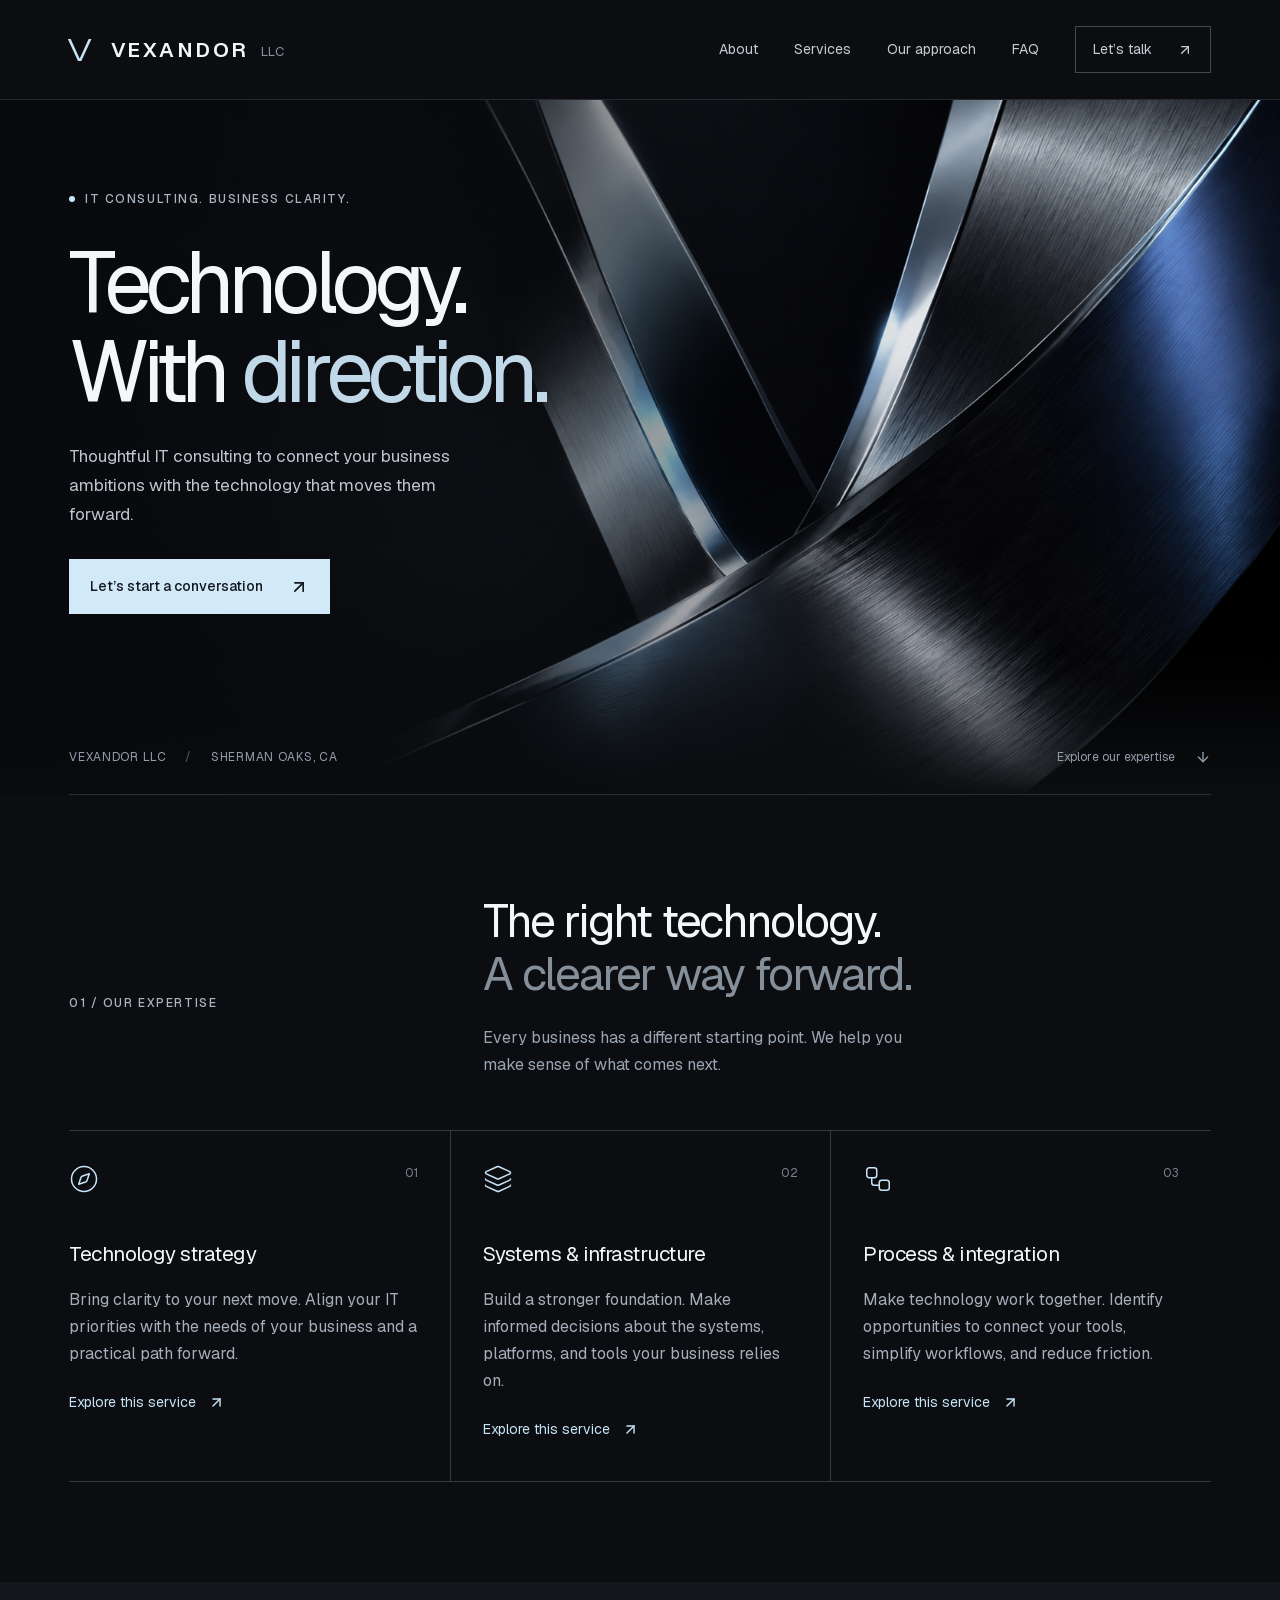
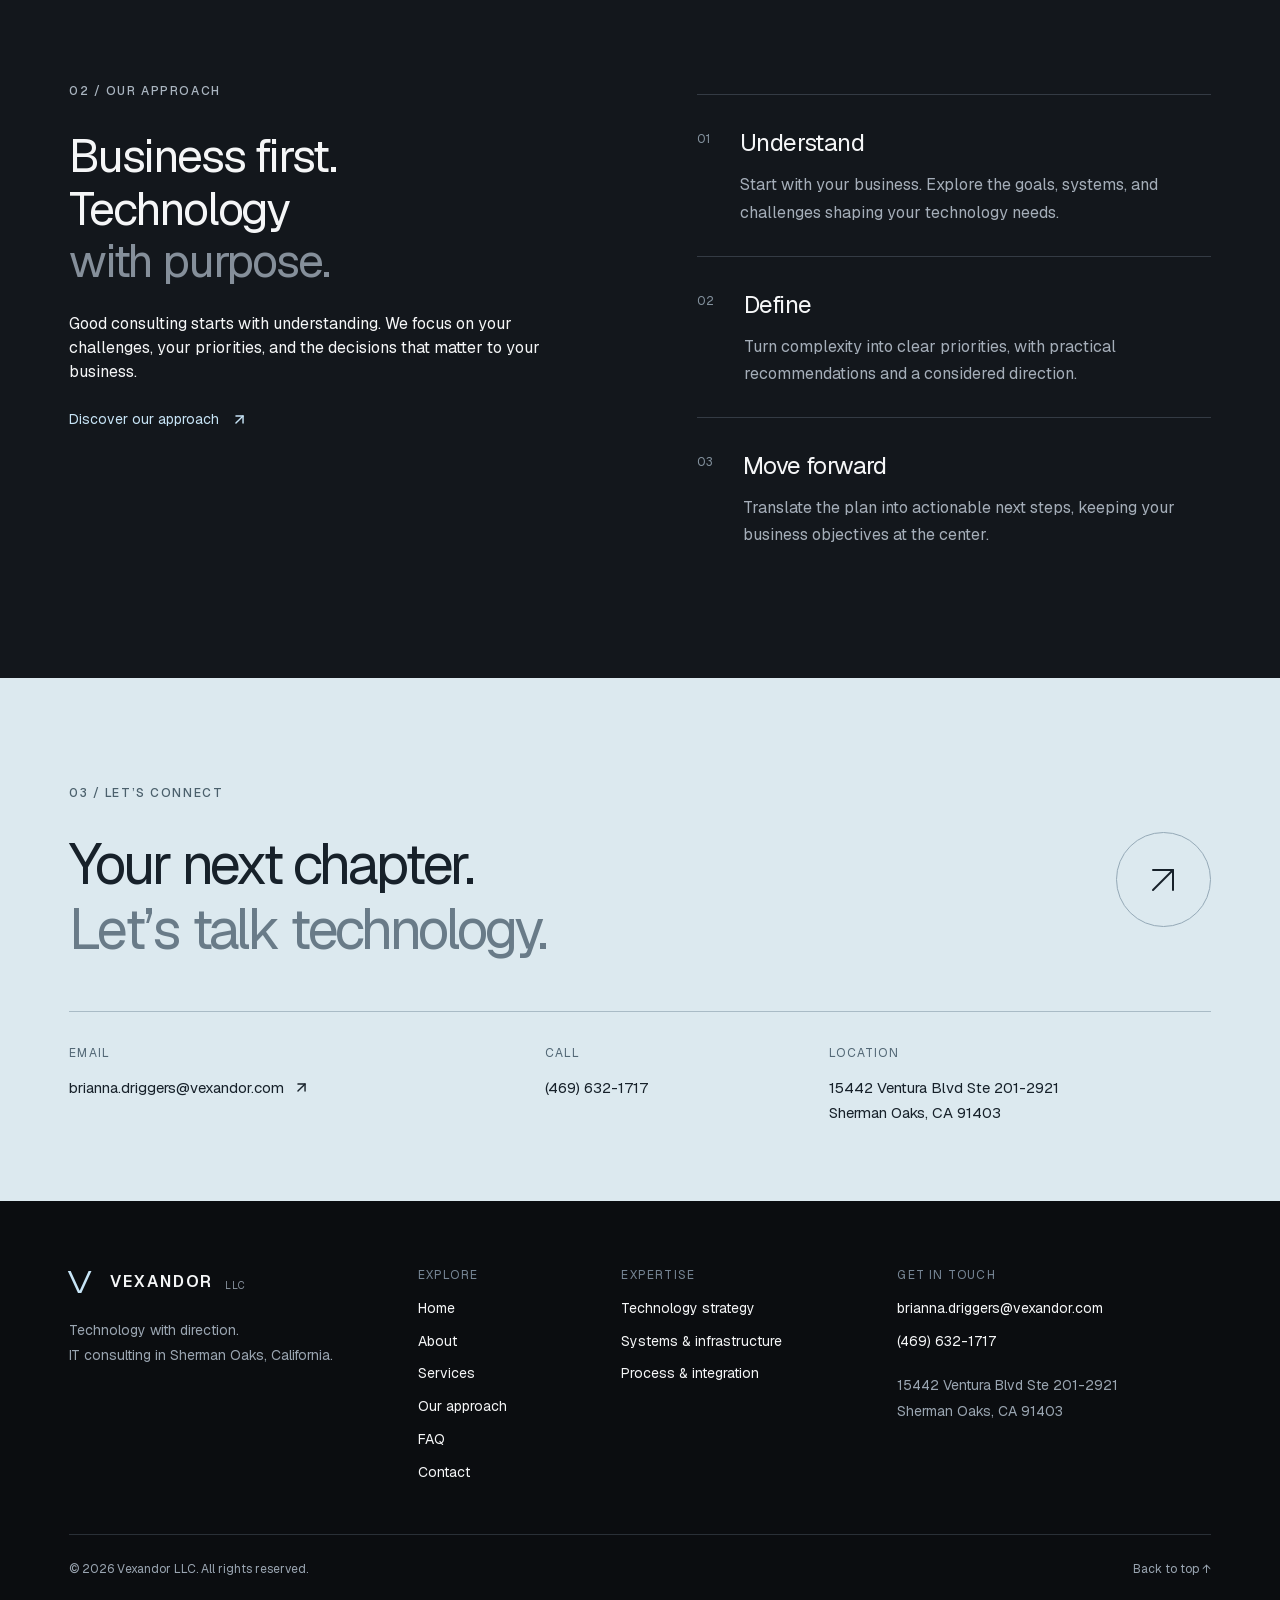
<file: index.html>
<!DOCTYPE html><html lang="en"><head><meta charSet="utf-8"/><meta name="viewport" content="width=device-width, initial-scale=1"/><link rel="preload" href="vexandor-hero.png" as="image"/><link rel="stylesheet" href="_next/static/css/index.h2-U8sM5.css" data-rsc-css-href="_next/static/css/index.h2-U8sM5.css" data-precedence="vite-rsc/importer-resources"/><title>Vexandor LLC | IT Consulting</title><meta name="description" content="Thoughtful IT consulting to connect your business ambitions with the technology that moves them forward. Contact Vexandor LLC in Sherman Oaks, California."/>
<link rel="preload" href="_next/static/_vinext_fonts/geist-8ac0455e797f/geist-98bbbccb.woff2" as="font" type="font/woff2" crossorigin />
<link rel="preload" href="_next/static/_vinext_fonts/geist-mono-00e989178794/geist-mono-013b2f2f.woff2" as="font" type="font/woff2" crossorigin />
<style data-vinext-fonts>/* cyrillic-ext */
@font-face {
  font-family: 'Geist';
  font-style: normal;
  font-weight: 100 900;
  font-display: swap;
  src: url(_next/static/_vinext_fonts/geist-8ac0455e797f/geist-ff2310f5.woff2) format('woff2');
  unicode-range: U+0460-052F, U+1C80-1C8A, U+20B4, U+2DE0-2DFF, U+A640-A69F, U+FE2E-FE2F;
}
/* cyrillic */
@font-face {
  font-family: 'Geist';
  font-style: normal;
  font-weight: 100 900;
  font-display: swap;
  src: url(_next/static/_vinext_fonts/geist-8ac0455e797f/geist-875ccdd4.woff2) format('woff2');
  unicode-range: U+0301, U+0400-045F, U+0490-0491, U+04B0-04B1, U+2116;
}
/* vietnamese */
@font-face {
  font-family: 'Geist';
  font-style: normal;
  font-weight: 100 900;
  font-display: swap;
  src: url(_next/static/_vinext_fonts/geist-8ac0455e797f/geist-52306abf.woff2) format('woff2');
  unicode-range: U+0102-0103, U+0110-0111, U+0128-0129, U+0168-0169, U+01A0-01A1, U+01AF-01B0, U+0300-0301, U+0303-0304, U+0308-0309, U+0323, U+0329, U+1EA0-1EF9, U+20AB;
}
/* latin-ext */
@font-face {
  font-family: 'Geist';
  font-style: normal;
  font-weight: 100 900;
  font-display: swap;
  src: url(_next/static/_vinext_fonts/geist-8ac0455e797f/geist-001175b1.woff2) format('woff2');
  unicode-range: U+0100-02BA, U+02BD-02C5, U+02C7-02CC, U+02CE-02D7, U+02DD-02FF, U+0304, U+0308, U+0329, U+1D00-1DBF, U+1E00-1E9F, U+1EF2-1EFF, U+2020, U+20A0-20AB, U+20AD-20C0, U+2113, U+2C60-2C7F, U+A720-A7FF;
}
/* latin */
@font-face {
  font-family: 'Geist';
  font-style: normal;
  font-weight: 100 900;
  font-display: swap;
  src: url(_next/static/_vinext_fonts/geist-8ac0455e797f/geist-98bbbccb.woff2) format('woff2');
  unicode-range: U+0000-00FF, U+0131, U+0152-0153, U+02BB-02BC, U+02C6, U+02DA, U+02DC, U+0304, U+0308, U+0329, U+2000-206F, U+20AC, U+2122, U+2191, U+2193, U+2212, U+2215, U+FEFF, U+FFFD;
}

@font-face {
  font-family: 'Geist Fallback';
  src: local("Arial");
  ascent-override: 95.94%;
  descent-override: 28.16%;
  line-gap-override: 0.00%;
  size-adjust: 104.76%;
}

.__font_geist_19ysh9d { font-family: 'Geist', 'Geist Fallback'; font-style: normal; }

.__variable_geist_19ysh9d { --font-geist-sans: 'Geist', 'Geist Fallback'; }

/* cyrillic-ext */
@font-face {
  font-family: 'Geist Mono';
  font-style: normal;
  font-weight: 100 900;
  font-display: swap;
  src: url(_next/static/_vinext_fonts/geist-mono-00e989178794/geist-mono-f6b33328.woff2) format('woff2');
  unicode-range: U+0460-052F, U+1C80-1C8A, U+20B4, U+2DE0-2DFF, U+A640-A69F, U+FE2E-FE2F;
}
/* cyrillic */
@font-face {
  font-family: 'Geist Mono';
  font-style: normal;
  font-weight: 100 900;
  font-display: swap;
  src: url(_next/static/_vinext_fonts/geist-mono-00e989178794/geist-mono-44e03052.woff2) format('woff2');
  unicode-range: U+0301, U+0400-045F, U+0490-0491, U+04B0-04B1, U+2116;
}
/* symbols2 */
@font-face {
  font-family: 'Geist Mono';
  font-style: normal;
  font-weight: 100 900;
  font-display: swap;
  src: url(_next/static/_vinext_fonts/geist-mono-00e989178794/geist-mono-0638449e.woff2) format('woff2');
  unicode-range: U+2000-2001, U+2004-2008, U+200A, U+23B8-23BD, U+2500-259F;
}
/* vietnamese */
@font-face {
  font-family: 'Geist Mono';
  font-style: normal;
  font-weight: 100 900;
  font-display: swap;
  src: url(_next/static/_vinext_fonts/geist-mono-00e989178794/geist-mono-971fb274.woff2) format('woff2');
  unicode-range: U+0102-0103, U+0110-0111, U+0128-0129, U+0168-0169, U+01A0-01A1, U+01AF-01B0, U+0300-0301, U+0303-0304, U+0308-0309, U+0323, U+0329, U+1EA0-1EF9, U+20AB;
}
/* latin-ext */
@font-face {
  font-family: 'Geist Mono';
  font-style: normal;
  font-weight: 100 900;
  font-display: swap;
  src: url(_next/static/_vinext_fonts/geist-mono-00e989178794/geist-mono-44745446.woff2) format('woff2');
  unicode-range: U+0100-02BA, U+02BD-02C5, U+02C7-02CC, U+02CE-02D7, U+02DD-02FF, U+0304, U+0308, U+0329, U+1D00-1DBF, U+1E00-1E9F, U+1EF2-1EFF, U+2020, U+20A0-20AB, U+20AD-20C0, U+2113, U+2C60-2C7F, U+A720-A7FF;
}
/* latin */
@font-face {
  font-family: 'Geist Mono';
  font-style: normal;
  font-weight: 100 900;
  font-display: swap;
  src: url(_next/static/_vinext_fonts/geist-mono-00e989178794/geist-mono-013b2f2f.woff2) format('woff2');
  unicode-range: U+0000-00FF, U+0131, U+0152-0153, U+02BB-02BC, U+02C6, U+02DA, U+02DC, U+0304, U+0308, U+0329, U+2000-206F, U+20AC, U+2122, U+2191, U+2193, U+2212, U+2215, U+FEFF, U+FFFD;
}

@font-face {
  font-family: 'Geist Mono Fallback';
  src: local("Arial");
  ascent-override: 74.67%;
  descent-override: 21.92%;
  line-gap-override: 0.00%;
  size-adjust: 134.59%;
}

.__font_geist_mono_1001rt9 { font-family: 'Geist Mono', 'Geist Mono Fallback'; font-style: normal; }

.__variable_geist_mono_1001rt9 { --font-geist-mono: 'Geist Mono', 'Geist Mono Fallback'; }
</style>
</head><body class="__variable_geist_19ysh9d __variable_geist_mono_1001rt9 antialiased"><a class="skip" href="#main">Skip to content</a><header class="header"><a href="index.html" aria-label="Vexandor LLC home"><span class="brand"><span class="brand-symbol" aria-hidden="true">V</span>VEXANDOR<span class="llc">LLC</span></span></a><nav aria-label="Main navigation"><a href="about.html">About</a><a href="services.html">Services</a><a href="approach.html">Our approach</a><a href="faq.html">FAQ</a><a class="nav-contact" href="contact.html">Let’s talk <svg xmlns="http://www.w3.org/2000/svg" width="16" height="16" viewBox="0 0 24 24" fill="none" stroke="currentColor" stroke-width="2" stroke-linecap="round" stroke-linejoin="round" class="lucide lucide-arrow-up-right" aria-hidden="true"><path d="M7 7h10v10"></path><path d="M7 17 17 7"></path></svg></a></nav></header><nav class="mobile-nav" aria-label="Mobile navigation"><a href="index.html">Home</a><a href="about.html">About</a><a href="services.html">Services</a><a href="approach.html">Our approach</a><a href="faq.html">FAQ</a><a href="contact.html">Contact</a></nav><main id="main"><section class="hero" aria-labelledby="hero-title"><img class="hero-art" src="vexandor-hero.png" alt=""/><div class="hero-shade"></div><div class="hero-content"><p class="eyebrow"><span class="dot"></span> IT CONSULTING. BUSINESS CLARITY.</p><h1 id="hero-title">Technology.<br/>With <span>direction.</span></h1><p class="hero-description">Thoughtful IT consulting to connect your business ambitions with the technology that moves them forward.</p><a class="button" href="contact.html">Let’s start a conversation <svg xmlns="http://www.w3.org/2000/svg" width="20" height="20" viewBox="0 0 24 24" fill="none" stroke="currentColor" stroke-width="2" stroke-linecap="round" stroke-linejoin="round" class="lucide lucide-arrow-up-right" aria-hidden="true"><path d="M7 7h10v10"></path><path d="M7 17 17 7"></path></svg></a></div><div class="hero-bottom"><span>VEXANDOR LLC <span class="slash">/</span> SHERMAN OAKS, CA</span><a href="#expertise">Explore our expertise <svg xmlns="http://www.w3.org/2000/svg" width="16" height="16" viewBox="0 0 24 24" fill="none" stroke="currentColor" stroke-width="2" stroke-linecap="round" stroke-linejoin="round" class="lucide lucide-arrow-down" aria-hidden="true"><path d="M12 5v14"></path><path d="m19 12-7 7-7-7"></path></svg></a></div></section><section id="expertise" class="expertise section"><div class="section-heading"><p class="eyebrow">01 / OUR EXPERTISE</p><div><h2>The right technology.<br/><span>A clearer way forward.</span></h2><p>Every business has a different starting point. We help you make sense of what comes next.</p></div></div><div class="services"><article class="service"><div class="service-top"><svg xmlns="http://www.w3.org/2000/svg" width="30" height="30" viewBox="0 0 24 24" fill="none" stroke="currentColor" stroke-width="1.2" stroke-linecap="round" stroke-linejoin="round" class="lucide lucide-compass" aria-hidden="true"><circle cx="12" cy="12" r="10"></circle><path d="m16.24 7.76-1.804 5.411a2 2 0 0 1-1.265 1.265L7.76 16.24l1.804-5.411a2 2 0 0 1 1.265-1.265z"></path></svg><span>01</span></div><h3>Technology strategy</h3><p>Bring clarity to your next move. Align your IT priorities with the needs of your business and a practical path forward.</p><a class="text-link" href="technology-strategy.html">Explore this service <svg xmlns="http://www.w3.org/2000/svg" width="17" height="17" viewBox="0 0 24 24" fill="none" stroke="currentColor" stroke-width="2" stroke-linecap="round" stroke-linejoin="round" class="lucide lucide-arrow-up-right" aria-hidden="true"><path d="M7 7h10v10"></path><path d="M7 17 17 7"></path></svg></a></article><article class="service"><div class="service-top"><svg xmlns="http://www.w3.org/2000/svg" width="30" height="30" viewBox="0 0 24 24" fill="none" stroke="currentColor" stroke-width="1.2" stroke-linecap="round" stroke-linejoin="round" class="lucide lucide-layers" aria-hidden="true"><path d="M12.83 2.18a2 2 0 0 0-1.66 0L2.6 6.08a1 1 0 0 0 0 1.83l8.58 3.91a2 2 0 0 0 1.66 0l8.58-3.9a1 1 0 0 0 0-1.83z"></path><path d="M2 12a1 1 0 0 0 .58.91l8.6 3.91a2 2 0 0 0 1.65 0l8.58-3.9A1 1 0 0 0 22 12"></path><path d="M2 17a1 1 0 0 0 .58.91l8.6 3.91a2 2 0 0 0 1.65 0l8.58-3.9A1 1 0 0 0 22 17"></path></svg><span>02</span></div><h3>Systems &amp; infrastructure</h3><p>Build a stronger foundation. Make informed decisions about the systems, platforms, and tools your business relies on.</p><a class="text-link" href="systems-infrastructure.html">Explore this service <svg xmlns="http://www.w3.org/2000/svg" width="17" height="17" viewBox="0 0 24 24" fill="none" stroke="currentColor" stroke-width="2" stroke-linecap="round" stroke-linejoin="round" class="lucide lucide-arrow-up-right" aria-hidden="true"><path d="M7 7h10v10"></path><path d="M7 17 17 7"></path></svg></a></article><article class="service"><div class="service-top"><svg xmlns="http://www.w3.org/2000/svg" width="30" height="30" viewBox="0 0 24 24" fill="none" stroke="currentColor" stroke-width="1.2" stroke-linecap="round" stroke-linejoin="round" class="lucide lucide-workflow" aria-hidden="true"><rect width="8" height="8" x="3" y="3" rx="2"></rect><path d="M7 11v4a2 2 0 0 0 2 2h4"></path><rect width="8" height="8" x="13" y="13" rx="2"></rect></svg><span>03</span></div><h3>Process &amp; integration</h3><p>Make technology work together. Identify opportunities to connect your tools, simplify workflows, and reduce friction.</p><a class="text-link" href="process-integration.html">Explore this service <svg xmlns="http://www.w3.org/2000/svg" width="17" height="17" viewBox="0 0 24 24" fill="none" stroke="currentColor" stroke-width="2" stroke-linecap="round" stroke-linejoin="round" class="lucide lucide-arrow-up-right" aria-hidden="true"><path d="M7 7h10v10"></path><path d="M7 17 17 7"></path></svg></a></article></div></section><section id="approach" class="approach section"><div class="approach-title"><p class="eyebrow">02 / OUR APPROACH</p><h2>Business first.<br/>Technology<br/><span>with purpose.</span></h2><p>Good consulting starts with understanding. We focus on your challenges, your priorities, and the decisions that matter to your business.</p><a class="text-link" href="approach.html">Discover our approach <svg xmlns="http://www.w3.org/2000/svg" width="17" height="17" viewBox="0 0 24 24" fill="none" stroke="currentColor" stroke-width="2" stroke-linecap="round" stroke-linejoin="round" class="lucide lucide-arrow-up-right" aria-hidden="true"><path d="M7 7h10v10"></path><path d="M7 17 17 7"></path></svg></a></div><div class="steps"><article class="step"><span class="step-number">0<!-- -->1</span><div><h3>Understand</h3><p>Start with your business. Explore the goals, systems, and challenges shaping your technology needs.</p></div></article><article class="step"><span class="step-number">0<!-- -->2</span><div><h3>Define</h3><p>Turn complexity into clear priorities, with practical recommendations and a considered direction.</p></div></article><article class="step"><span class="step-number">0<!-- -->3</span><div><h3>Move forward</h3><p>Translate the plan into actionable next steps, keeping your business objectives at the center.</p></div></article></div></section><section id="contact" class="contact section"><p class="eyebrow">03 / LET’S CONNECT</p><div class="contact-top"><h2>Your next chapter.<br/><span>Let’s talk technology.</span></h2><a class="contact-arrow" href="mailto:brianna.driggers@vexandor.com" aria-label="Email Vexandor"><svg xmlns="http://www.w3.org/2000/svg" width="48" height="48" viewBox="0 0 24 24" fill="none" stroke="currentColor" stroke-width="1" stroke-linecap="round" stroke-linejoin="round" class="lucide lucide-arrow-up-right" aria-hidden="true"><path d="M7 7h10v10"></path><path d="M7 17 17 7"></path></svg></a></div><div class="contact-grid"><div><span class="contact-label">EMAIL</span><a class="email" href="mailto:brianna.driggers@vexandor.com">brianna.driggers@vexandor.com <svg xmlns="http://www.w3.org/2000/svg" width="17" height="17" viewBox="0 0 24 24" fill="none" stroke="currentColor" stroke-width="2" stroke-linecap="round" stroke-linejoin="round" class="lucide lucide-arrow-up-right" aria-hidden="true"><path d="M7 7h10v10"></path><path d="M7 17 17 7"></path></svg></a></div><div><span class="contact-label">CALL</span><a href="tel:+14696321717">(469) 632-1717</a></div><div><span class="contact-label">LOCATION</span><address>15442 Ventura Blvd Ste 201-2921<br/>Sherman Oaks, CA 91403</address></div></div></section></main><footer class="site-footer"><div class="footer-top"><div><a href="index.html" aria-label="Vexandor LLC home"><span class="brand"><span class="brand-symbol" aria-hidden="true">V</span>VEXANDOR<span class="llc">LLC</span></span></a><p>Technology with direction.<br/>IT consulting in Sherman Oaks, California.</p></div><div><span class="contact-label">EXPLORE</span><a href="index.html">Home</a><a href="about.html">About</a><a href="services.html">Services</a><a href="approach.html">Our approach</a><a href="faq.html">FAQ</a><a href="contact.html">Contact</a></div><div><span class="contact-label">EXPERTISE</span><a href="technology-strategy.html">Technology strategy</a><a href="systems-infrastructure.html">Systems &amp; infrastructure</a><a href="process-integration.html">Process &amp; integration</a></div><div><span class="contact-label">GET IN TOUCH</span><a href="mailto:brianna.driggers@vexandor.com">brianna.driggers@vexandor.com</a><a href="tel:+14696321717">(469) 632-1717</a><address>15442 Ventura Blvd Ste 201-2921<br/>Sherman Oaks, CA 91403</address></div></div><div class="footer-bottom"><span>© <!-- -->2026<!-- --> Vexandor LLC. All rights reserved.</span><a href="#">Back to top ↑</a></div></footer></body></html>
</file>
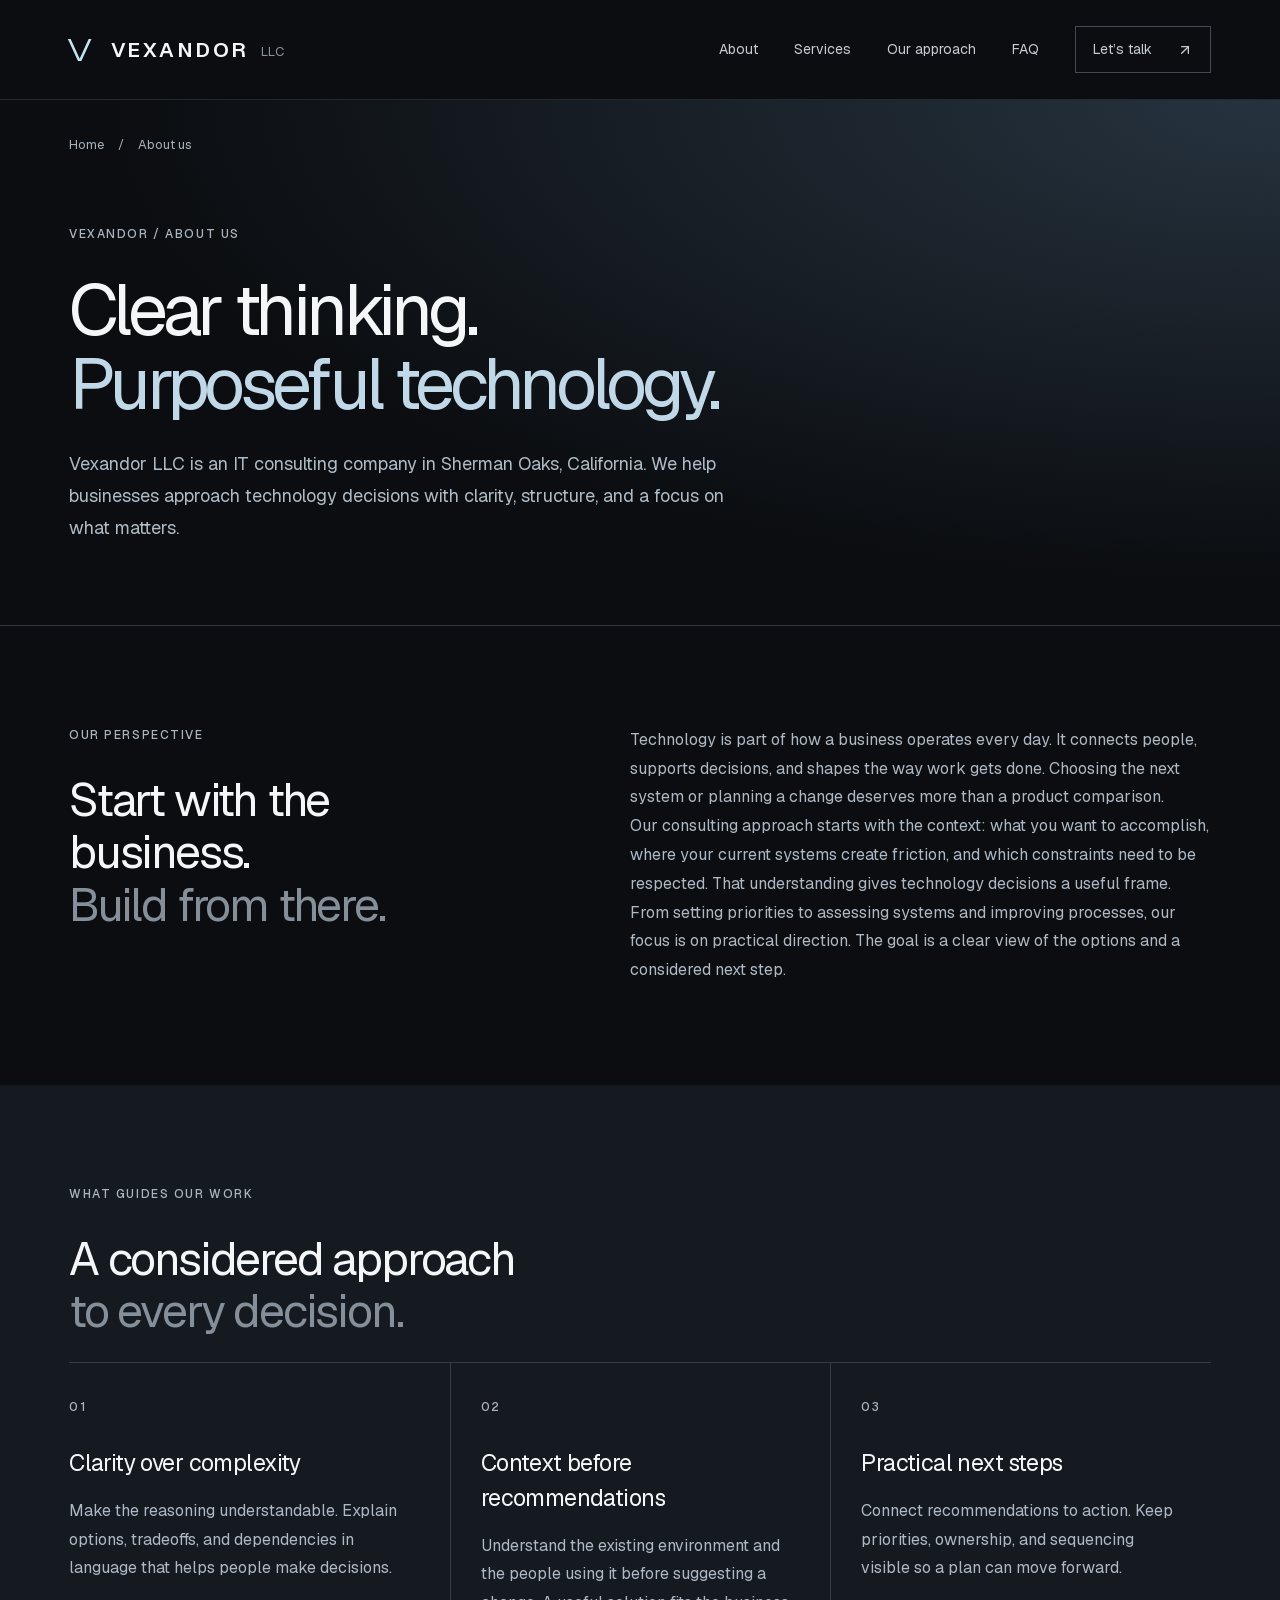
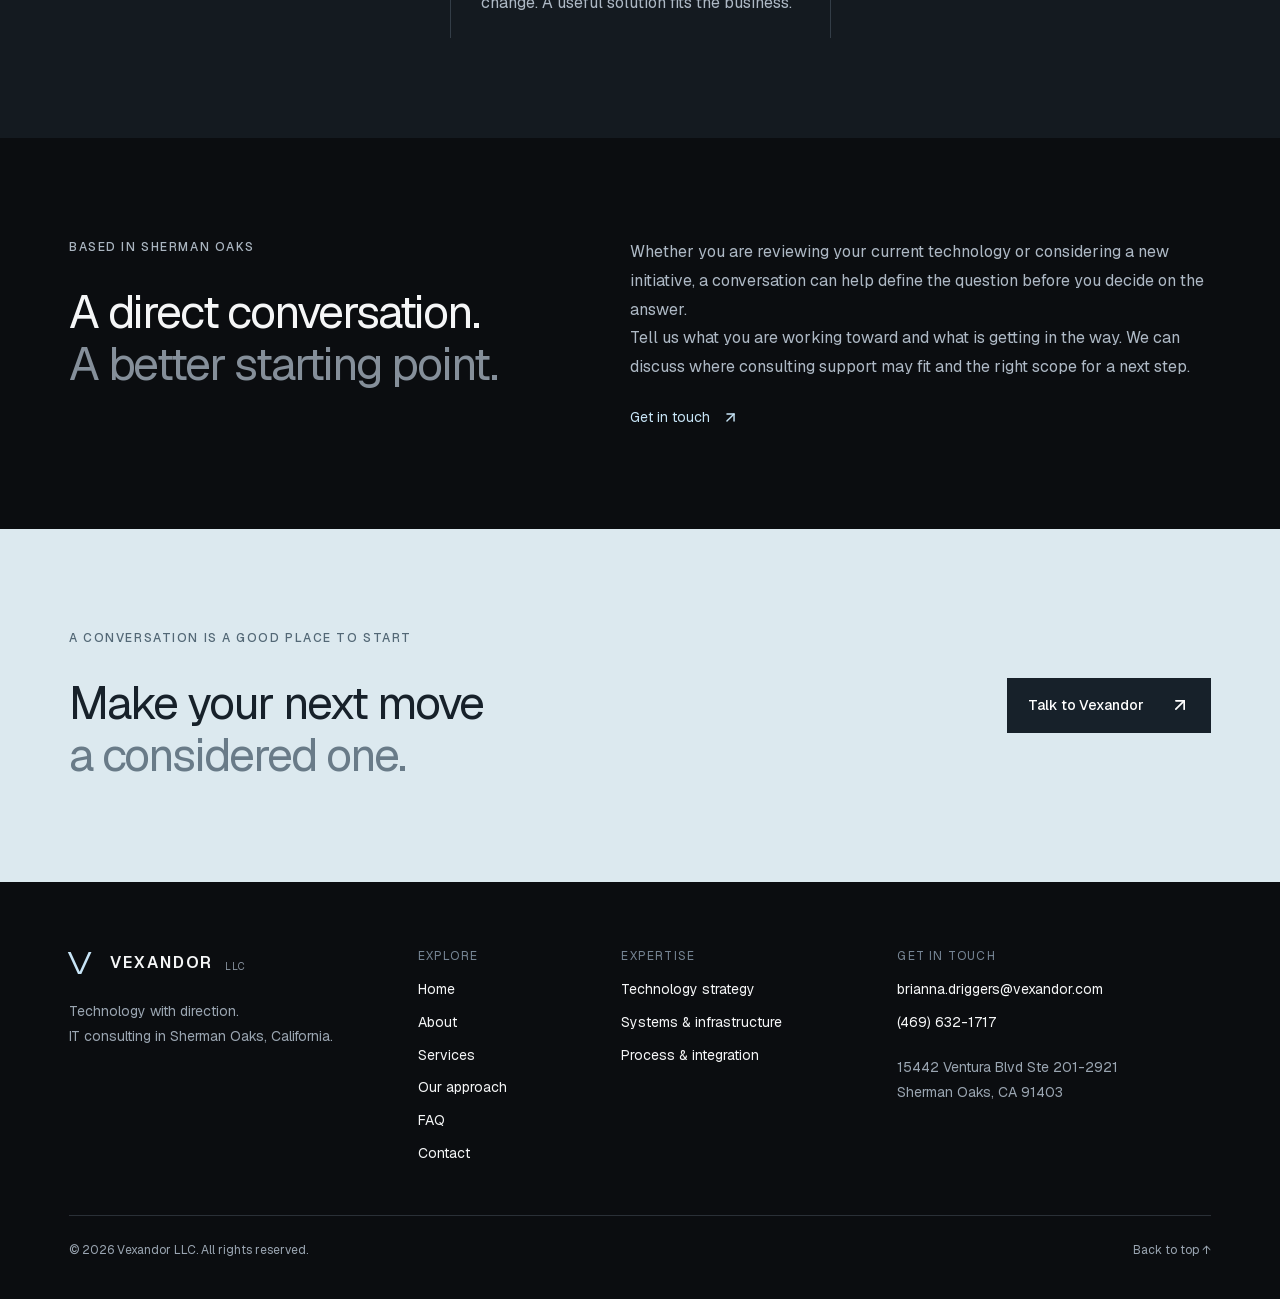
<file: about.html>
<!DOCTYPE html><html lang="en"><head><meta charSet="utf-8"/><meta name="viewport" content="width=device-width, initial-scale=1"/><link rel="stylesheet" href="_next/static/css/index.h2-U8sM5.css" data-rsc-css-href="_next/static/css/index.h2-U8sM5.css" data-precedence="vite-rsc/importer-resources"/><title>About us | Vexandor LLC</title><meta name="description" content="Meet Vexandor LLC, an IT consulting company focused on practical technology decisions and business clarity."/>
<link rel="preload" href="_next/static/_vinext_fonts/geist-8ac0455e797f/geist-98bbbccb.woff2" as="font" type="font/woff2" crossorigin />
<link rel="preload" href="_next/static/_vinext_fonts/geist-mono-00e989178794/geist-mono-013b2f2f.woff2" as="font" type="font/woff2" crossorigin />
<style data-vinext-fonts>/* cyrillic-ext */
@font-face {
  font-family: 'Geist';
  font-style: normal;
  font-weight: 100 900;
  font-display: swap;
  src: url(_next/static/_vinext_fonts/geist-8ac0455e797f/geist-ff2310f5.woff2) format('woff2');
  unicode-range: U+0460-052F, U+1C80-1C8A, U+20B4, U+2DE0-2DFF, U+A640-A69F, U+FE2E-FE2F;
}
/* cyrillic */
@font-face {
  font-family: 'Geist';
  font-style: normal;
  font-weight: 100 900;
  font-display: swap;
  src: url(_next/static/_vinext_fonts/geist-8ac0455e797f/geist-875ccdd4.woff2) format('woff2');
  unicode-range: U+0301, U+0400-045F, U+0490-0491, U+04B0-04B1, U+2116;
}
/* vietnamese */
@font-face {
  font-family: 'Geist';
  font-style: normal;
  font-weight: 100 900;
  font-display: swap;
  src: url(_next/static/_vinext_fonts/geist-8ac0455e797f/geist-52306abf.woff2) format('woff2');
  unicode-range: U+0102-0103, U+0110-0111, U+0128-0129, U+0168-0169, U+01A0-01A1, U+01AF-01B0, U+0300-0301, U+0303-0304, U+0308-0309, U+0323, U+0329, U+1EA0-1EF9, U+20AB;
}
/* latin-ext */
@font-face {
  font-family: 'Geist';
  font-style: normal;
  font-weight: 100 900;
  font-display: swap;
  src: url(_next/static/_vinext_fonts/geist-8ac0455e797f/geist-001175b1.woff2) format('woff2');
  unicode-range: U+0100-02BA, U+02BD-02C5, U+02C7-02CC, U+02CE-02D7, U+02DD-02FF, U+0304, U+0308, U+0329, U+1D00-1DBF, U+1E00-1E9F, U+1EF2-1EFF, U+2020, U+20A0-20AB, U+20AD-20C0, U+2113, U+2C60-2C7F, U+A720-A7FF;
}
/* latin */
@font-face {
  font-family: 'Geist';
  font-style: normal;
  font-weight: 100 900;
  font-display: swap;
  src: url(_next/static/_vinext_fonts/geist-8ac0455e797f/geist-98bbbccb.woff2) format('woff2');
  unicode-range: U+0000-00FF, U+0131, U+0152-0153, U+02BB-02BC, U+02C6, U+02DA, U+02DC, U+0304, U+0308, U+0329, U+2000-206F, U+20AC, U+2122, U+2191, U+2193, U+2212, U+2215, U+FEFF, U+FFFD;
}

@font-face {
  font-family: 'Geist Fallback';
  src: local("Arial");
  ascent-override: 95.94%;
  descent-override: 28.16%;
  line-gap-override: 0.00%;
  size-adjust: 104.76%;
}

.__font_geist_19ysh9d { font-family: 'Geist', 'Geist Fallback'; font-style: normal; }

.__variable_geist_19ysh9d { --font-geist-sans: 'Geist', 'Geist Fallback'; }

/* cyrillic-ext */
@font-face {
  font-family: 'Geist Mono';
  font-style: normal;
  font-weight: 100 900;
  font-display: swap;
  src: url(_next/static/_vinext_fonts/geist-mono-00e989178794/geist-mono-f6b33328.woff2) format('woff2');
  unicode-range: U+0460-052F, U+1C80-1C8A, U+20B4, U+2DE0-2DFF, U+A640-A69F, U+FE2E-FE2F;
}
/* cyrillic */
@font-face {
  font-family: 'Geist Mono';
  font-style: normal;
  font-weight: 100 900;
  font-display: swap;
  src: url(_next/static/_vinext_fonts/geist-mono-00e989178794/geist-mono-44e03052.woff2) format('woff2');
  unicode-range: U+0301, U+0400-045F, U+0490-0491, U+04B0-04B1, U+2116;
}
/* symbols2 */
@font-face {
  font-family: 'Geist Mono';
  font-style: normal;
  font-weight: 100 900;
  font-display: swap;
  src: url(_next/static/_vinext_fonts/geist-mono-00e989178794/geist-mono-0638449e.woff2) format('woff2');
  unicode-range: U+2000-2001, U+2004-2008, U+200A, U+23B8-23BD, U+2500-259F;
}
/* vietnamese */
@font-face {
  font-family: 'Geist Mono';
  font-style: normal;
  font-weight: 100 900;
  font-display: swap;
  src: url(_next/static/_vinext_fonts/geist-mono-00e989178794/geist-mono-971fb274.woff2) format('woff2');
  unicode-range: U+0102-0103, U+0110-0111, U+0128-0129, U+0168-0169, U+01A0-01A1, U+01AF-01B0, U+0300-0301, U+0303-0304, U+0308-0309, U+0323, U+0329, U+1EA0-1EF9, U+20AB;
}
/* latin-ext */
@font-face {
  font-family: 'Geist Mono';
  font-style: normal;
  font-weight: 100 900;
  font-display: swap;
  src: url(_next/static/_vinext_fonts/geist-mono-00e989178794/geist-mono-44745446.woff2) format('woff2');
  unicode-range: U+0100-02BA, U+02BD-02C5, U+02C7-02CC, U+02CE-02D7, U+02DD-02FF, U+0304, U+0308, U+0329, U+1D00-1DBF, U+1E00-1E9F, U+1EF2-1EFF, U+2020, U+20A0-20AB, U+20AD-20C0, U+2113, U+2C60-2C7F, U+A720-A7FF;
}
/* latin */
@font-face {
  font-family: 'Geist Mono';
  font-style: normal;
  font-weight: 100 900;
  font-display: swap;
  src: url(_next/static/_vinext_fonts/geist-mono-00e989178794/geist-mono-013b2f2f.woff2) format('woff2');
  unicode-range: U+0000-00FF, U+0131, U+0152-0153, U+02BB-02BC, U+02C6, U+02DA, U+02DC, U+0304, U+0308, U+0329, U+2000-206F, U+20AC, U+2122, U+2191, U+2193, U+2212, U+2215, U+FEFF, U+FFFD;
}

@font-face {
  font-family: 'Geist Mono Fallback';
  src: local("Arial");
  ascent-override: 74.67%;
  descent-override: 21.92%;
  line-gap-override: 0.00%;
  size-adjust: 134.59%;
}

.__font_geist_mono_1001rt9 { font-family: 'Geist Mono', 'Geist Mono Fallback'; font-style: normal; }

.__variable_geist_mono_1001rt9 { --font-geist-mono: 'Geist Mono', 'Geist Mono Fallback'; }
</style>
</head><body class="__variable_geist_19ysh9d __variable_geist_mono_1001rt9 antialiased"><a class="skip" href="#main">Skip to content</a><header class="header"><a href="index.html" aria-label="Vexandor LLC home"><span class="brand"><span class="brand-symbol" aria-hidden="true">V</span>VEXANDOR<span class="llc">LLC</span></span></a><nav aria-label="Main navigation"><a href="about.html">About</a><a href="services.html">Services</a><a href="approach.html">Our approach</a><a href="faq.html">FAQ</a><a class="nav-contact" href="contact.html">Let’s talk <svg xmlns="http://www.w3.org/2000/svg" width="16" height="16" viewBox="0 0 24 24" fill="none" stroke="currentColor" stroke-width="2" stroke-linecap="round" stroke-linejoin="round" class="lucide lucide-arrow-up-right" aria-hidden="true"><path d="M7 7h10v10"></path><path d="M7 17 17 7"></path></svg></a></nav></header><nav class="mobile-nav" aria-label="Mobile navigation"><a href="index.html">Home</a><a href="about.html">About</a><a href="services.html">Services</a><a href="approach.html">Our approach</a><a href="faq.html">FAQ</a><a href="contact.html">Contact</a></nav><main id="main"><section class="page-intro section"><div class="breadcrumb"><a href="index.html">Home</a><span>/</span><span>About us</span></div><p class="eyebrow">VEXANDOR / <!-- -->ABOUT US</p><h1>Clear thinking.<br/><span>Purposeful technology.</span></h1><p class="intro-copy">Vexandor LLC is an IT consulting company in Sherman Oaks, California. We help businesses approach technology decisions with clarity, structure, and a focus on what matters.</p></section><section class="section split-copy"><div><p class="eyebrow">OUR PERSPECTIVE</p><h2>Start with the business.<br/><span>Build from there.</span></h2></div><div class="prose"><p>Technology is part of how a business operates every day. It connects people, supports decisions, and shapes the way work gets done. Choosing the next system or planning a change deserves more than a product comparison.</p><p>Our consulting approach starts with the context: what you want to accomplish, where your current systems create friction, and which constraints need to be respected. That understanding gives technology decisions a useful frame.</p><p>From setting priorities to assessing systems and improving processes, our focus is on practical direction. The goal is a clear view of the options and a considered next step.</p></div></section><section class="section light-panel"><p class="eyebrow">WHAT GUIDES OUR WORK</p><h2>A considered approach<br/><span>to every decision.</span></h2><div class="editorial-cards"><article><span class="eyebrow">0<!-- -->1</span><h3>Clarity over complexity</h3><p>Make the reasoning understandable. Explain options, tradeoffs, and dependencies in language that helps people make decisions.</p></article><article><span class="eyebrow">0<!-- -->2</span><h3>Context before recommendations</h3><p>Understand the existing environment and the people using it before suggesting a change. A useful solution fits the business.</p></article><article><span class="eyebrow">0<!-- -->3</span><h3>Practical next steps</h3><p>Connect recommendations to action. Keep priorities, ownership, and sequencing visible so a plan can move forward.</p></article></div></section><section class="section split-copy"><div><p class="eyebrow">BASED IN SHERMAN OAKS</p><h2>A direct conversation.<br/><span>A better starting point.</span></h2></div><div class="prose"><p>Whether you are reviewing your current technology or considering a new initiative, a conversation can help define the question before you decide on the answer.</p><p>Tell us what you are working toward and what is getting in the way. We can discuss where consulting support may fit and the right scope for a next step.</p><a class="text-link" href="contact.html">Get in touch <svg xmlns="http://www.w3.org/2000/svg" width="17" height="17" viewBox="0 0 24 24" fill="none" stroke="currentColor" stroke-width="2" stroke-linecap="round" stroke-linejoin="round" class="lucide lucide-arrow-up-right" aria-hidden="true"><path d="M7 7h10v10"></path><path d="M7 17 17 7"></path></svg></a></div></section><section class="mini-cta section"><div><p class="eyebrow">A CONVERSATION IS A GOOD PLACE TO START</p><h2>Make your next move<br/><span>a considered one.</span></h2></div><a class="button" href="contact.html">Talk to Vexandor <svg xmlns="http://www.w3.org/2000/svg" width="20" height="20" viewBox="0 0 24 24" fill="none" stroke="currentColor" stroke-width="2" stroke-linecap="round" stroke-linejoin="round" class="lucide lucide-arrow-up-right" aria-hidden="true"><path d="M7 7h10v10"></path><path d="M7 17 17 7"></path></svg></a></section></main><footer class="site-footer"><div class="footer-top"><div><a href="index.html" aria-label="Vexandor LLC home"><span class="brand"><span class="brand-symbol" aria-hidden="true">V</span>VEXANDOR<span class="llc">LLC</span></span></a><p>Technology with direction.<br/>IT consulting in Sherman Oaks, California.</p></div><div><span class="contact-label">EXPLORE</span><a href="index.html">Home</a><a href="about.html">About</a><a href="services.html">Services</a><a href="approach.html">Our approach</a><a href="faq.html">FAQ</a><a href="contact.html">Contact</a></div><div><span class="contact-label">EXPERTISE</span><a href="technology-strategy.html">Technology strategy</a><a href="systems-infrastructure.html">Systems &amp; infrastructure</a><a href="process-integration.html">Process &amp; integration</a></div><div><span class="contact-label">GET IN TOUCH</span><a href="mailto:brianna.driggers@vexandor.com">brianna.driggers@vexandor.com</a><a href="tel:+14696321717">(469) 632-1717</a><address>15442 Ventura Blvd Ste 201-2921<br/>Sherman Oaks, CA 91403</address></div></div><div class="footer-bottom"><span>© <!-- -->2026<!-- --> Vexandor LLC. All rights reserved.</span><a href="#">Back to top ↑</a></div></footer></body></html>
</file>
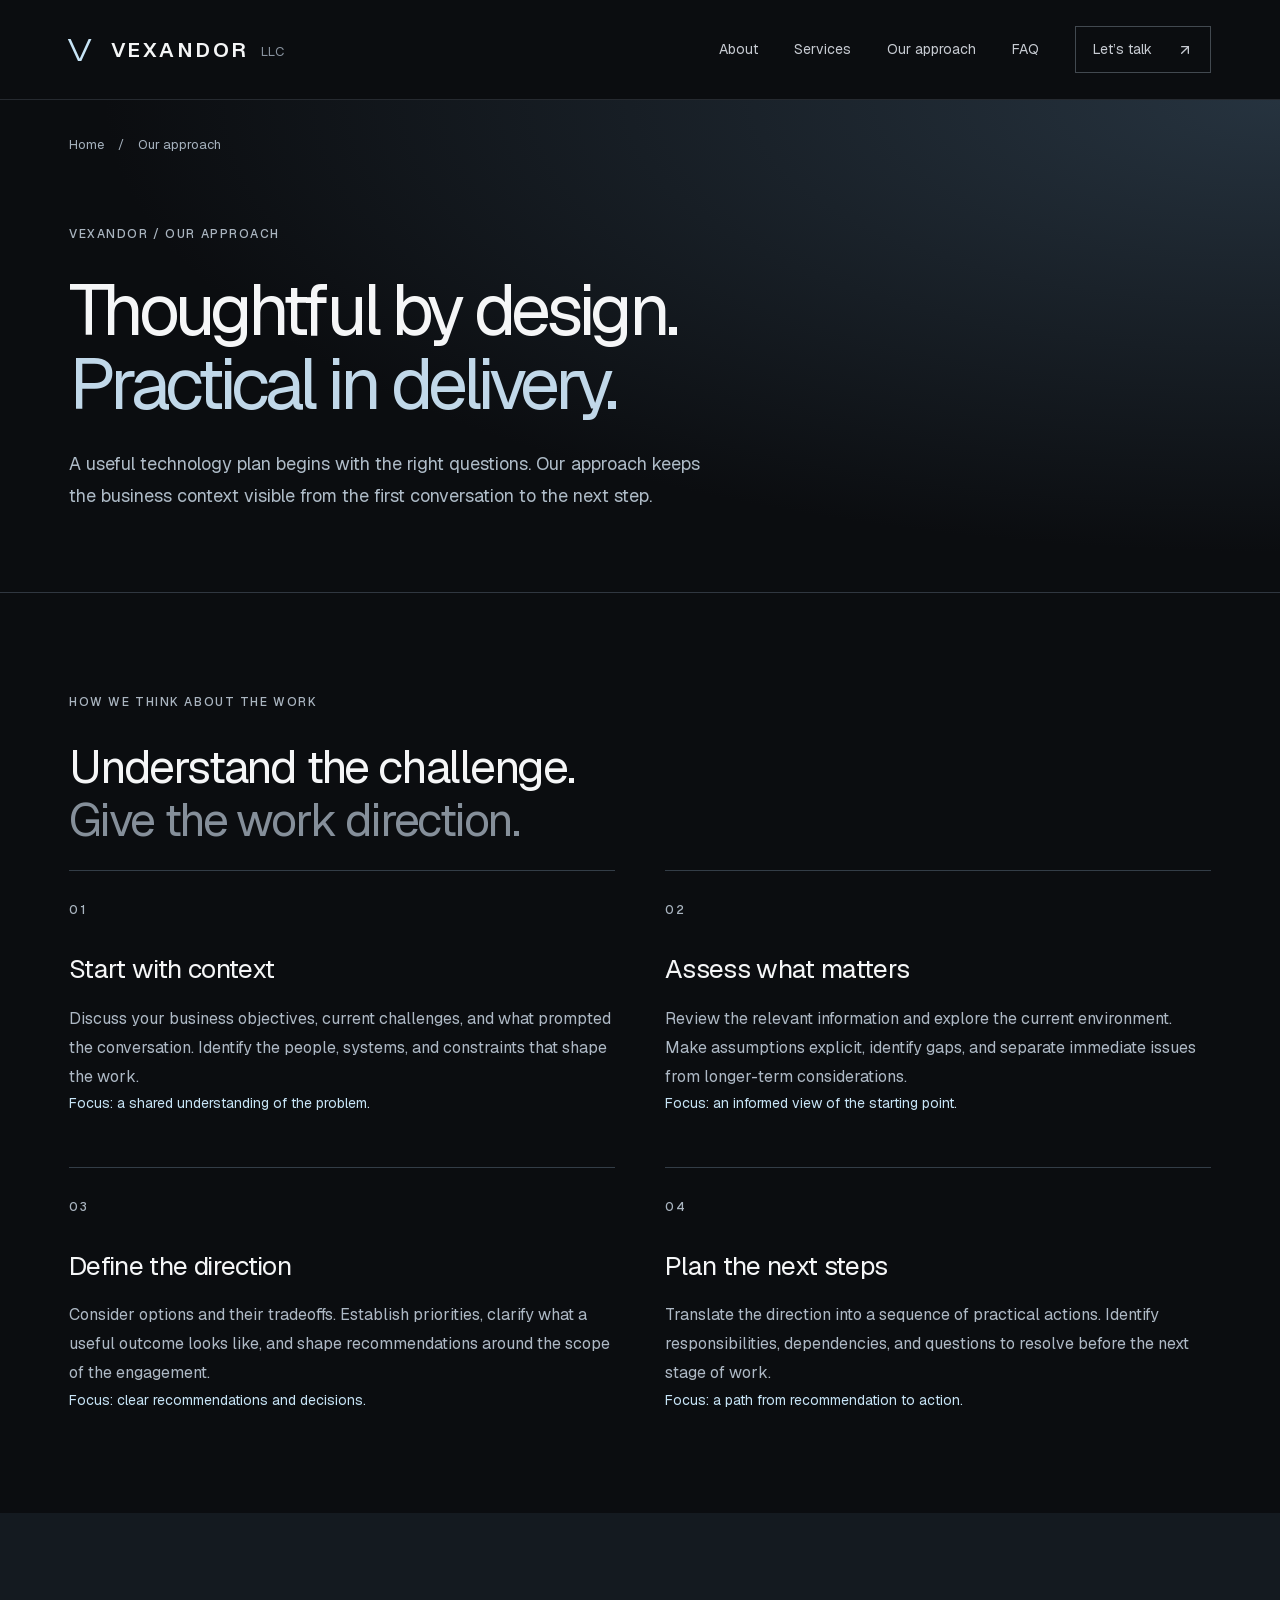
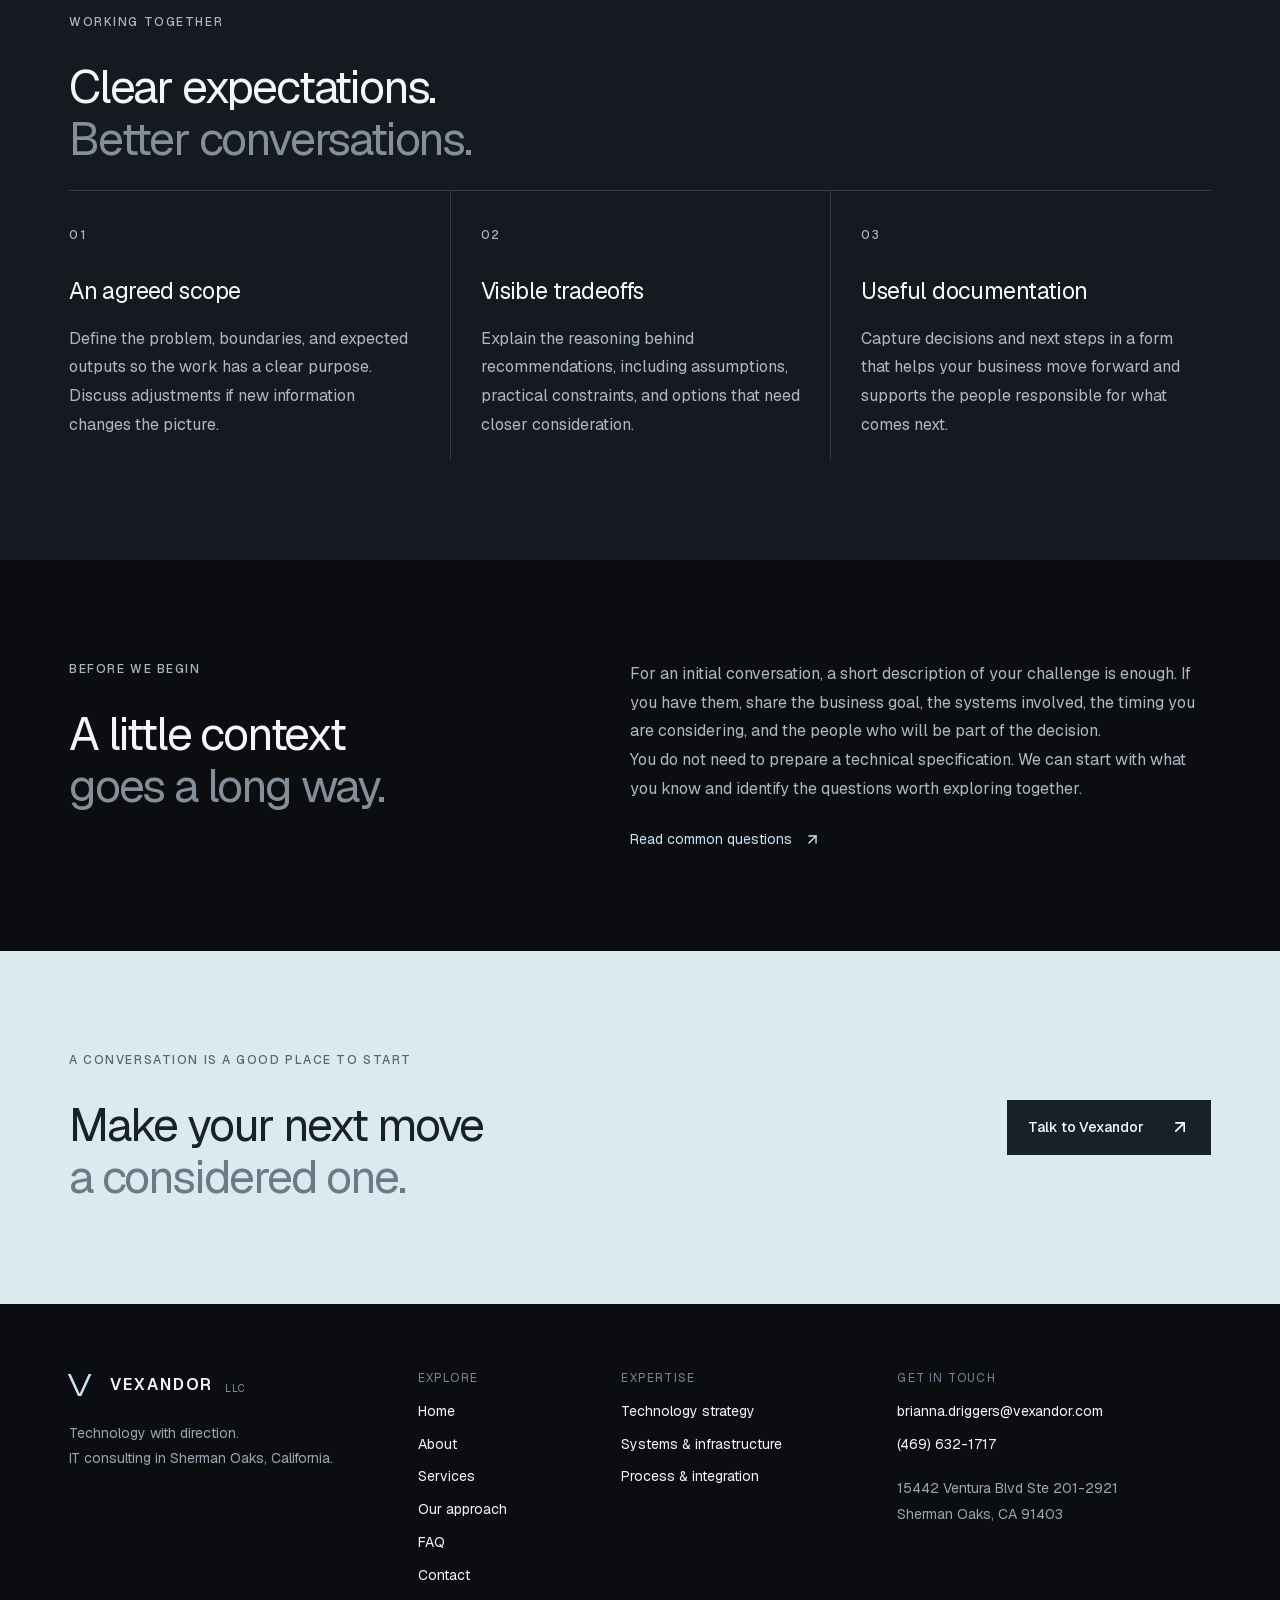
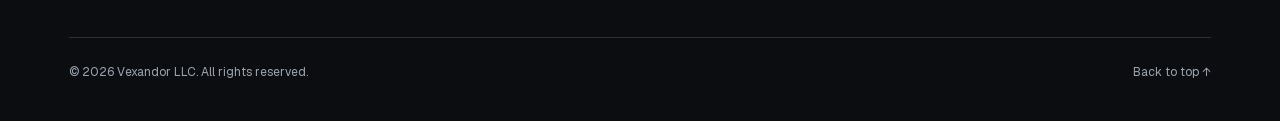
<file: approach.html>
<!DOCTYPE html><html lang="en"><head><meta charSet="utf-8"/><meta name="viewport" content="width=device-width, initial-scale=1"/><link rel="stylesheet" href="_next/static/css/index.h2-U8sM5.css" data-rsc-css-href="_next/static/css/index.h2-U8sM5.css" data-precedence="vite-rsc/importer-resources"/><title>Our approach | Vexandor LLC</title><meta name="description" content="Learn how Vexandor approaches IT consulting through understanding, assessment, direction, and practical next steps."/>
<link rel="preload" href="_next/static/_vinext_fonts/geist-8ac0455e797f/geist-98bbbccb.woff2" as="font" type="font/woff2" crossorigin />
<link rel="preload" href="_next/static/_vinext_fonts/geist-mono-00e989178794/geist-mono-013b2f2f.woff2" as="font" type="font/woff2" crossorigin />
<style data-vinext-fonts>/* cyrillic-ext */
@font-face {
  font-family: 'Geist';
  font-style: normal;
  font-weight: 100 900;
  font-display: swap;
  src: url(_next/static/_vinext_fonts/geist-8ac0455e797f/geist-ff2310f5.woff2) format('woff2');
  unicode-range: U+0460-052F, U+1C80-1C8A, U+20B4, U+2DE0-2DFF, U+A640-A69F, U+FE2E-FE2F;
}
/* cyrillic */
@font-face {
  font-family: 'Geist';
  font-style: normal;
  font-weight: 100 900;
  font-display: swap;
  src: url(_next/static/_vinext_fonts/geist-8ac0455e797f/geist-875ccdd4.woff2) format('woff2');
  unicode-range: U+0301, U+0400-045F, U+0490-0491, U+04B0-04B1, U+2116;
}
/* vietnamese */
@font-face {
  font-family: 'Geist';
  font-style: normal;
  font-weight: 100 900;
  font-display: swap;
  src: url(_next/static/_vinext_fonts/geist-8ac0455e797f/geist-52306abf.woff2) format('woff2');
  unicode-range: U+0102-0103, U+0110-0111, U+0128-0129, U+0168-0169, U+01A0-01A1, U+01AF-01B0, U+0300-0301, U+0303-0304, U+0308-0309, U+0323, U+0329, U+1EA0-1EF9, U+20AB;
}
/* latin-ext */
@font-face {
  font-family: 'Geist';
  font-style: normal;
  font-weight: 100 900;
  font-display: swap;
  src: url(_next/static/_vinext_fonts/geist-8ac0455e797f/geist-001175b1.woff2) format('woff2');
  unicode-range: U+0100-02BA, U+02BD-02C5, U+02C7-02CC, U+02CE-02D7, U+02DD-02FF, U+0304, U+0308, U+0329, U+1D00-1DBF, U+1E00-1E9F, U+1EF2-1EFF, U+2020, U+20A0-20AB, U+20AD-20C0, U+2113, U+2C60-2C7F, U+A720-A7FF;
}
/* latin */
@font-face {
  font-family: 'Geist';
  font-style: normal;
  font-weight: 100 900;
  font-display: swap;
  src: url(_next/static/_vinext_fonts/geist-8ac0455e797f/geist-98bbbccb.woff2) format('woff2');
  unicode-range: U+0000-00FF, U+0131, U+0152-0153, U+02BB-02BC, U+02C6, U+02DA, U+02DC, U+0304, U+0308, U+0329, U+2000-206F, U+20AC, U+2122, U+2191, U+2193, U+2212, U+2215, U+FEFF, U+FFFD;
}

@font-face {
  font-family: 'Geist Fallback';
  src: local("Arial");
  ascent-override: 95.94%;
  descent-override: 28.16%;
  line-gap-override: 0.00%;
  size-adjust: 104.76%;
}

.__font_geist_19ysh9d { font-family: 'Geist', 'Geist Fallback'; font-style: normal; }

.__variable_geist_19ysh9d { --font-geist-sans: 'Geist', 'Geist Fallback'; }

/* cyrillic-ext */
@font-face {
  font-family: 'Geist Mono';
  font-style: normal;
  font-weight: 100 900;
  font-display: swap;
  src: url(_next/static/_vinext_fonts/geist-mono-00e989178794/geist-mono-f6b33328.woff2) format('woff2');
  unicode-range: U+0460-052F, U+1C80-1C8A, U+20B4, U+2DE0-2DFF, U+A640-A69F, U+FE2E-FE2F;
}
/* cyrillic */
@font-face {
  font-family: 'Geist Mono';
  font-style: normal;
  font-weight: 100 900;
  font-display: swap;
  src: url(_next/static/_vinext_fonts/geist-mono-00e989178794/geist-mono-44e03052.woff2) format('woff2');
  unicode-range: U+0301, U+0400-045F, U+0490-0491, U+04B0-04B1, U+2116;
}
/* symbols2 */
@font-face {
  font-family: 'Geist Mono';
  font-style: normal;
  font-weight: 100 900;
  font-display: swap;
  src: url(_next/static/_vinext_fonts/geist-mono-00e989178794/geist-mono-0638449e.woff2) format('woff2');
  unicode-range: U+2000-2001, U+2004-2008, U+200A, U+23B8-23BD, U+2500-259F;
}
/* vietnamese */
@font-face {
  font-family: 'Geist Mono';
  font-style: normal;
  font-weight: 100 900;
  font-display: swap;
  src: url(_next/static/_vinext_fonts/geist-mono-00e989178794/geist-mono-971fb274.woff2) format('woff2');
  unicode-range: U+0102-0103, U+0110-0111, U+0128-0129, U+0168-0169, U+01A0-01A1, U+01AF-01B0, U+0300-0301, U+0303-0304, U+0308-0309, U+0323, U+0329, U+1EA0-1EF9, U+20AB;
}
/* latin-ext */
@font-face {
  font-family: 'Geist Mono';
  font-style: normal;
  font-weight: 100 900;
  font-display: swap;
  src: url(_next/static/_vinext_fonts/geist-mono-00e989178794/geist-mono-44745446.woff2) format('woff2');
  unicode-range: U+0100-02BA, U+02BD-02C5, U+02C7-02CC, U+02CE-02D7, U+02DD-02FF, U+0304, U+0308, U+0329, U+1D00-1DBF, U+1E00-1E9F, U+1EF2-1EFF, U+2020, U+20A0-20AB, U+20AD-20C0, U+2113, U+2C60-2C7F, U+A720-A7FF;
}
/* latin */
@font-face {
  font-family: 'Geist Mono';
  font-style: normal;
  font-weight: 100 900;
  font-display: swap;
  src: url(_next/static/_vinext_fonts/geist-mono-00e989178794/geist-mono-013b2f2f.woff2) format('woff2');
  unicode-range: U+0000-00FF, U+0131, U+0152-0153, U+02BB-02BC, U+02C6, U+02DA, U+02DC, U+0304, U+0308, U+0329, U+2000-206F, U+20AC, U+2122, U+2191, U+2193, U+2212, U+2215, U+FEFF, U+FFFD;
}

@font-face {
  font-family: 'Geist Mono Fallback';
  src: local("Arial");
  ascent-override: 74.67%;
  descent-override: 21.92%;
  line-gap-override: 0.00%;
  size-adjust: 134.59%;
}

.__font_geist_mono_1001rt9 { font-family: 'Geist Mono', 'Geist Mono Fallback'; font-style: normal; }

.__variable_geist_mono_1001rt9 { --font-geist-mono: 'Geist Mono', 'Geist Mono Fallback'; }
</style>
</head><body class="__variable_geist_19ysh9d __variable_geist_mono_1001rt9 antialiased"><a class="skip" href="#main">Skip to content</a><header class="header"><a href="index.html" aria-label="Vexandor LLC home"><span class="brand"><span class="brand-symbol" aria-hidden="true">V</span>VEXANDOR<span class="llc">LLC</span></span></a><nav aria-label="Main navigation"><a href="about.html">About</a><a href="services.html">Services</a><a href="approach.html">Our approach</a><a href="faq.html">FAQ</a><a class="nav-contact" href="contact.html">Let’s talk <svg xmlns="http://www.w3.org/2000/svg" width="16" height="16" viewBox="0 0 24 24" fill="none" stroke="currentColor" stroke-width="2" stroke-linecap="round" stroke-linejoin="round" class="lucide lucide-arrow-up-right" aria-hidden="true"><path d="M7 7h10v10"></path><path d="M7 17 17 7"></path></svg></a></nav></header><nav class="mobile-nav" aria-label="Mobile navigation"><a href="index.html">Home</a><a href="about.html">About</a><a href="services.html">Services</a><a href="approach.html">Our approach</a><a href="faq.html">FAQ</a><a href="contact.html">Contact</a></nav><main id="main"><section class="page-intro section"><div class="breadcrumb"><a href="index.html">Home</a><span>/</span><span>Our approach</span></div><p class="eyebrow">VEXANDOR / <!-- -->OUR APPROACH</p><h1>Thoughtful by design.<br/><span>Practical in delivery.</span></h1><p class="intro-copy">A useful technology plan begins with the right questions. Our approach keeps the business context visible from the first conversation to the next step.</p></section><section class="section"><p class="eyebrow">HOW WE THINK ABOUT THE WORK</p><h2>Understand the challenge.<br/><span>Give the work direction.</span></h2><div class="process-grid"><article><span class="eyebrow">0<!-- -->1</span><h3>Start with context</h3><p>Discuss your business objectives, current challenges, and what prompted the conversation. Identify the people, systems, and constraints that shape the work.</p><p class="deliverable">Focus: a shared understanding of the problem.</p></article><article><span class="eyebrow">0<!-- -->2</span><h3>Assess what matters</h3><p>Review the relevant information and explore the current environment. Make assumptions explicit, identify gaps, and separate immediate issues from longer-term considerations.</p><p class="deliverable">Focus: an informed view of the starting point.</p></article><article><span class="eyebrow">0<!-- -->3</span><h3>Define the direction</h3><p>Consider options and their tradeoffs. Establish priorities, clarify what a useful outcome looks like, and shape recommendations around the scope of the engagement.</p><p class="deliverable">Focus: clear recommendations and decisions.</p></article><article><span class="eyebrow">0<!-- -->4</span><h3>Plan the next steps</h3><p>Translate the direction into a sequence of practical actions. Identify responsibilities, dependencies, and questions to resolve before the next stage of work.</p><p class="deliverable">Focus: a path from recommendation to action.</p></article></div></section><section class="section light-panel"><p class="eyebrow">WORKING TOGETHER</p><h2>Clear expectations.<br/><span>Better conversations.</span></h2><div class="editorial-cards"><article><span class="eyebrow">0<!-- -->1</span><h3>An agreed scope</h3><p>Define the problem, boundaries, and expected outputs so the work has a clear purpose. Discuss adjustments if new information changes the picture.</p></article><article><span class="eyebrow">0<!-- -->2</span><h3>Visible tradeoffs</h3><p>Explain the reasoning behind recommendations, including assumptions, practical constraints, and options that need closer consideration.</p></article><article><span class="eyebrow">0<!-- -->3</span><h3>Useful documentation</h3><p>Capture decisions and next steps in a form that helps your business move forward and supports the people responsible for what comes next.</p></article></div></section><section class="section split-copy"><div><p class="eyebrow">BEFORE WE BEGIN</p><h2>A little context<br/><span>goes a long way.</span></h2></div><div class="prose"><p>For an initial conversation, a short description of your challenge is enough. If you have them, share the business goal, the systems involved, the timing you are considering, and the people who will be part of the decision.</p><p>You do not need to prepare a technical specification. We can start with what you know and identify the questions worth exploring together.</p><a class="text-link" href="faq.html">Read common questions <svg xmlns="http://www.w3.org/2000/svg" width="17" height="17" viewBox="0 0 24 24" fill="none" stroke="currentColor" stroke-width="2" stroke-linecap="round" stroke-linejoin="round" class="lucide lucide-arrow-up-right" aria-hidden="true"><path d="M7 7h10v10"></path><path d="M7 17 17 7"></path></svg></a></div></section><section class="mini-cta section"><div><p class="eyebrow">A CONVERSATION IS A GOOD PLACE TO START</p><h2>Make your next move<br/><span>a considered one.</span></h2></div><a class="button" href="contact.html">Talk to Vexandor <svg xmlns="http://www.w3.org/2000/svg" width="20" height="20" viewBox="0 0 24 24" fill="none" stroke="currentColor" stroke-width="2" stroke-linecap="round" stroke-linejoin="round" class="lucide lucide-arrow-up-right" aria-hidden="true"><path d="M7 7h10v10"></path><path d="M7 17 17 7"></path></svg></a></section></main><footer class="site-footer"><div class="footer-top"><div><a href="index.html" aria-label="Vexandor LLC home"><span class="brand"><span class="brand-symbol" aria-hidden="true">V</span>VEXANDOR<span class="llc">LLC</span></span></a><p>Technology with direction.<br/>IT consulting in Sherman Oaks, California.</p></div><div><span class="contact-label">EXPLORE</span><a href="index.html">Home</a><a href="about.html">About</a><a href="services.html">Services</a><a href="approach.html">Our approach</a><a href="faq.html">FAQ</a><a href="contact.html">Contact</a></div><div><span class="contact-label">EXPERTISE</span><a href="technology-strategy.html">Technology strategy</a><a href="systems-infrastructure.html">Systems &amp; infrastructure</a><a href="process-integration.html">Process &amp; integration</a></div><div><span class="contact-label">GET IN TOUCH</span><a href="mailto:brianna.driggers@vexandor.com">brianna.driggers@vexandor.com</a><a href="tel:+14696321717">(469) 632-1717</a><address>15442 Ventura Blvd Ste 201-2921<br/>Sherman Oaks, CA 91403</address></div></div><div class="footer-bottom"><span>© <!-- -->2026<!-- --> Vexandor LLC. All rights reserved.</span><a href="#">Back to top ↑</a></div></footer></body></html>
</file>
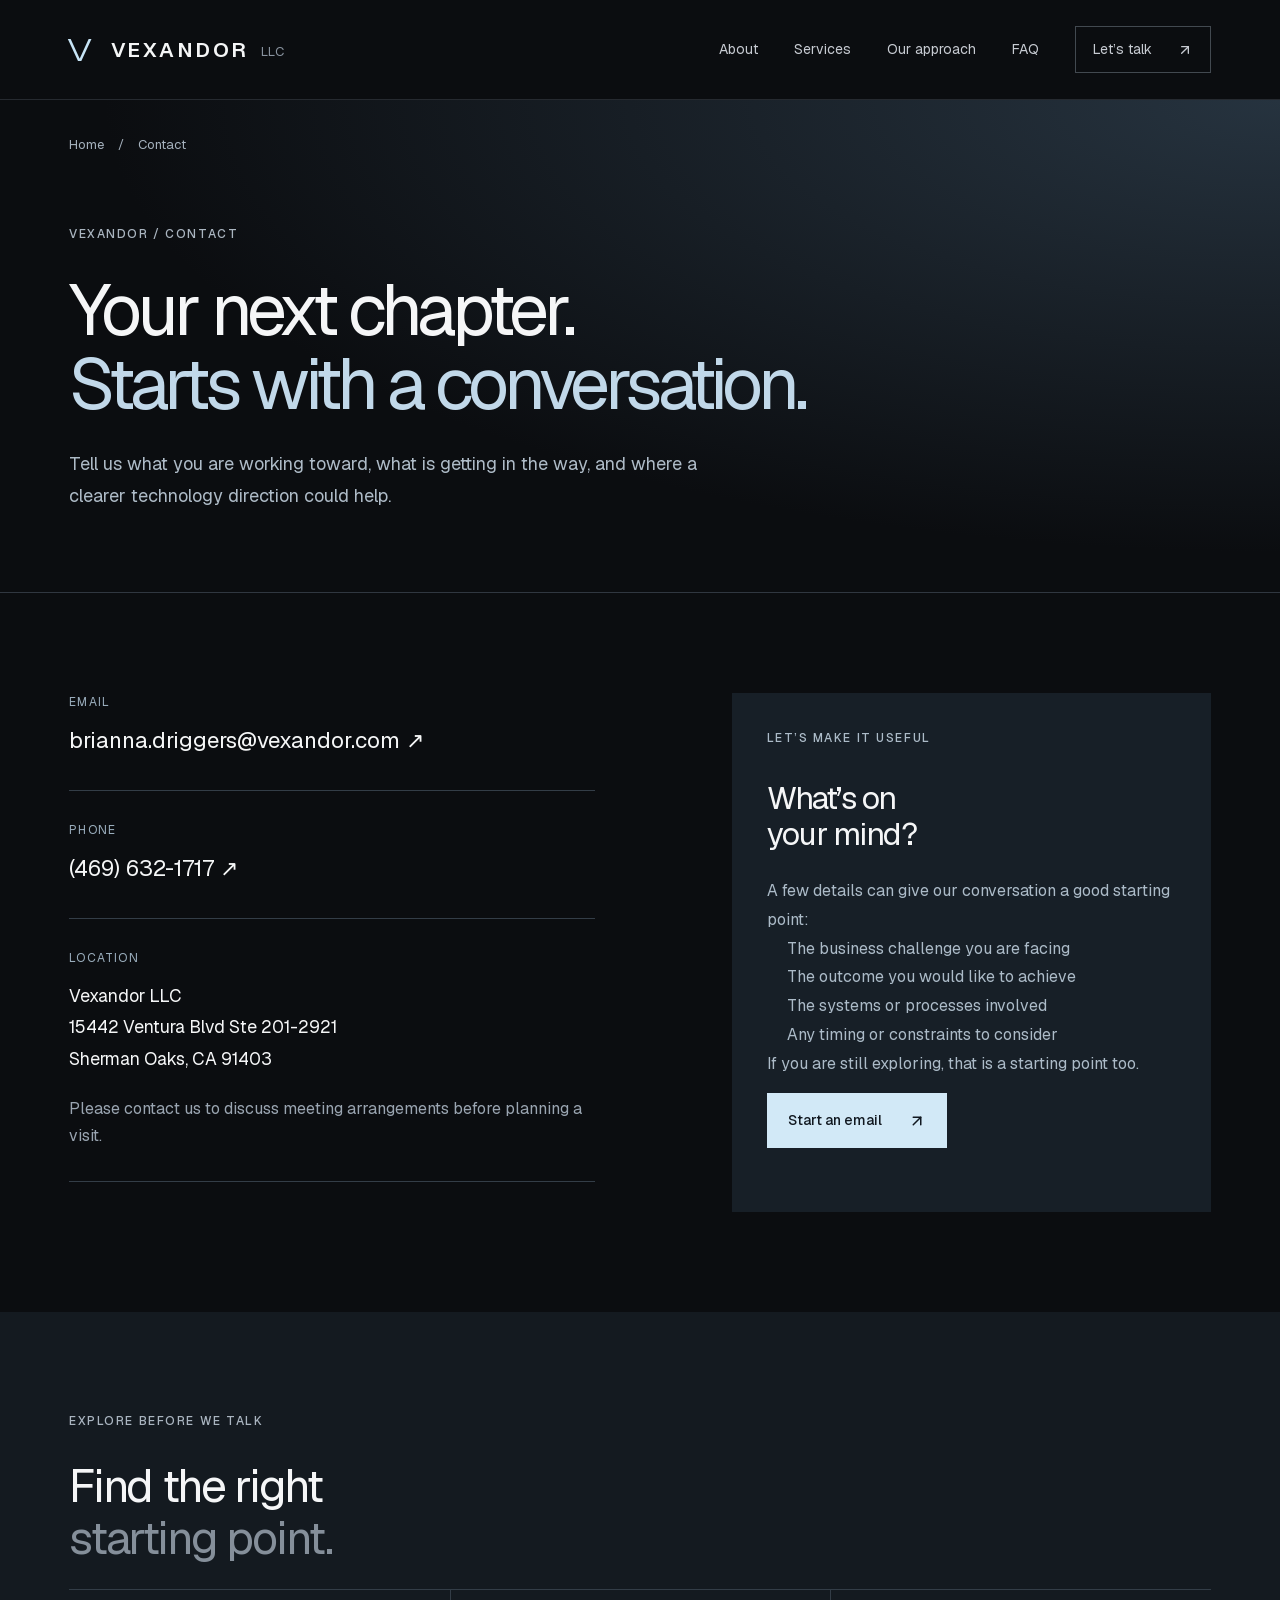
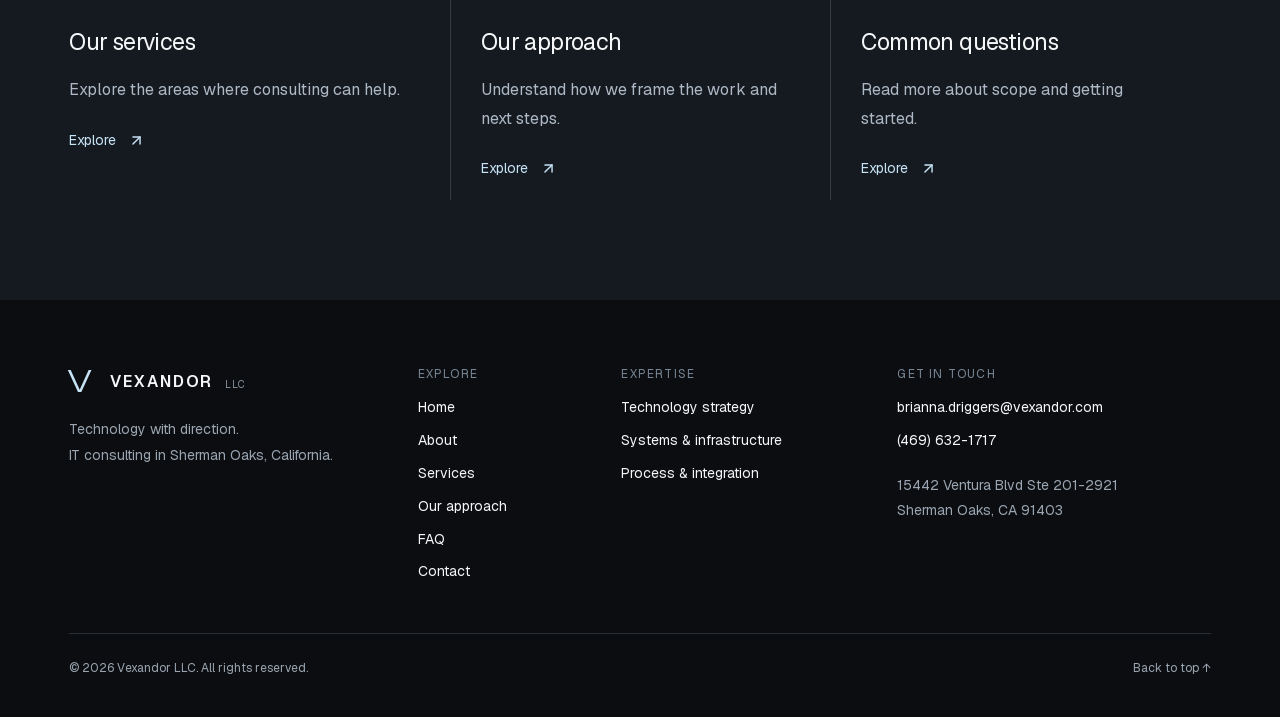
<file: contact.html>
<!DOCTYPE html><html lang="en"><head><meta charSet="utf-8"/><meta name="viewport" content="width=device-width, initial-scale=1"/><link rel="stylesheet" href="_next/static/css/index.h2-U8sM5.css" data-rsc-css-href="_next/static/css/index.h2-U8sM5.css" data-precedence="vite-rsc/importer-resources"/><title>Contact | Vexandor LLC</title><meta name="description" content="Contact Vexandor LLC at brianna.driggers@vexandor.com or (469) 632-1717. Located in Sherman Oaks, California."/>
<link rel="preload" href="_next/static/_vinext_fonts/geist-8ac0455e797f/geist-98bbbccb.woff2" as="font" type="font/woff2" crossorigin />
<link rel="preload" href="_next/static/_vinext_fonts/geist-mono-00e989178794/geist-mono-013b2f2f.woff2" as="font" type="font/woff2" crossorigin />
<style data-vinext-fonts>/* cyrillic-ext */
@font-face {
  font-family: 'Geist';
  font-style: normal;
  font-weight: 100 900;
  font-display: swap;
  src: url(_next/static/_vinext_fonts/geist-8ac0455e797f/geist-ff2310f5.woff2) format('woff2');
  unicode-range: U+0460-052F, U+1C80-1C8A, U+20B4, U+2DE0-2DFF, U+A640-A69F, U+FE2E-FE2F;
}
/* cyrillic */
@font-face {
  font-family: 'Geist';
  font-style: normal;
  font-weight: 100 900;
  font-display: swap;
  src: url(_next/static/_vinext_fonts/geist-8ac0455e797f/geist-875ccdd4.woff2) format('woff2');
  unicode-range: U+0301, U+0400-045F, U+0490-0491, U+04B0-04B1, U+2116;
}
/* vietnamese */
@font-face {
  font-family: 'Geist';
  font-style: normal;
  font-weight: 100 900;
  font-display: swap;
  src: url(_next/static/_vinext_fonts/geist-8ac0455e797f/geist-52306abf.woff2) format('woff2');
  unicode-range: U+0102-0103, U+0110-0111, U+0128-0129, U+0168-0169, U+01A0-01A1, U+01AF-01B0, U+0300-0301, U+0303-0304, U+0308-0309, U+0323, U+0329, U+1EA0-1EF9, U+20AB;
}
/* latin-ext */
@font-face {
  font-family: 'Geist';
  font-style: normal;
  font-weight: 100 900;
  font-display: swap;
  src: url(_next/static/_vinext_fonts/geist-8ac0455e797f/geist-001175b1.woff2) format('woff2');
  unicode-range: U+0100-02BA, U+02BD-02C5, U+02C7-02CC, U+02CE-02D7, U+02DD-02FF, U+0304, U+0308, U+0329, U+1D00-1DBF, U+1E00-1E9F, U+1EF2-1EFF, U+2020, U+20A0-20AB, U+20AD-20C0, U+2113, U+2C60-2C7F, U+A720-A7FF;
}
/* latin */
@font-face {
  font-family: 'Geist';
  font-style: normal;
  font-weight: 100 900;
  font-display: swap;
  src: url(_next/static/_vinext_fonts/geist-8ac0455e797f/geist-98bbbccb.woff2) format('woff2');
  unicode-range: U+0000-00FF, U+0131, U+0152-0153, U+02BB-02BC, U+02C6, U+02DA, U+02DC, U+0304, U+0308, U+0329, U+2000-206F, U+20AC, U+2122, U+2191, U+2193, U+2212, U+2215, U+FEFF, U+FFFD;
}

@font-face {
  font-family: 'Geist Fallback';
  src: local("Arial");
  ascent-override: 95.94%;
  descent-override: 28.16%;
  line-gap-override: 0.00%;
  size-adjust: 104.76%;
}

.__font_geist_19ysh9d { font-family: 'Geist', 'Geist Fallback'; font-style: normal; }

.__variable_geist_19ysh9d { --font-geist-sans: 'Geist', 'Geist Fallback'; }

/* cyrillic-ext */
@font-face {
  font-family: 'Geist Mono';
  font-style: normal;
  font-weight: 100 900;
  font-display: swap;
  src: url(_next/static/_vinext_fonts/geist-mono-00e989178794/geist-mono-f6b33328.woff2) format('woff2');
  unicode-range: U+0460-052F, U+1C80-1C8A, U+20B4, U+2DE0-2DFF, U+A640-A69F, U+FE2E-FE2F;
}
/* cyrillic */
@font-face {
  font-family: 'Geist Mono';
  font-style: normal;
  font-weight: 100 900;
  font-display: swap;
  src: url(_next/static/_vinext_fonts/geist-mono-00e989178794/geist-mono-44e03052.woff2) format('woff2');
  unicode-range: U+0301, U+0400-045F, U+0490-0491, U+04B0-04B1, U+2116;
}
/* symbols2 */
@font-face {
  font-family: 'Geist Mono';
  font-style: normal;
  font-weight: 100 900;
  font-display: swap;
  src: url(_next/static/_vinext_fonts/geist-mono-00e989178794/geist-mono-0638449e.woff2) format('woff2');
  unicode-range: U+2000-2001, U+2004-2008, U+200A, U+23B8-23BD, U+2500-259F;
}
/* vietnamese */
@font-face {
  font-family: 'Geist Mono';
  font-style: normal;
  font-weight: 100 900;
  font-display: swap;
  src: url(_next/static/_vinext_fonts/geist-mono-00e989178794/geist-mono-971fb274.woff2) format('woff2');
  unicode-range: U+0102-0103, U+0110-0111, U+0128-0129, U+0168-0169, U+01A0-01A1, U+01AF-01B0, U+0300-0301, U+0303-0304, U+0308-0309, U+0323, U+0329, U+1EA0-1EF9, U+20AB;
}
/* latin-ext */
@font-face {
  font-family: 'Geist Mono';
  font-style: normal;
  font-weight: 100 900;
  font-display: swap;
  src: url(_next/static/_vinext_fonts/geist-mono-00e989178794/geist-mono-44745446.woff2) format('woff2');
  unicode-range: U+0100-02BA, U+02BD-02C5, U+02C7-02CC, U+02CE-02D7, U+02DD-02FF, U+0304, U+0308, U+0329, U+1D00-1DBF, U+1E00-1E9F, U+1EF2-1EFF, U+2020, U+20A0-20AB, U+20AD-20C0, U+2113, U+2C60-2C7F, U+A720-A7FF;
}
/* latin */
@font-face {
  font-family: 'Geist Mono';
  font-style: normal;
  font-weight: 100 900;
  font-display: swap;
  src: url(_next/static/_vinext_fonts/geist-mono-00e989178794/geist-mono-013b2f2f.woff2) format('woff2');
  unicode-range: U+0000-00FF, U+0131, U+0152-0153, U+02BB-02BC, U+02C6, U+02DA, U+02DC, U+0304, U+0308, U+0329, U+2000-206F, U+20AC, U+2122, U+2191, U+2193, U+2212, U+2215, U+FEFF, U+FFFD;
}

@font-face {
  font-family: 'Geist Mono Fallback';
  src: local("Arial");
  ascent-override: 74.67%;
  descent-override: 21.92%;
  line-gap-override: 0.00%;
  size-adjust: 134.59%;
}

.__font_geist_mono_1001rt9 { font-family: 'Geist Mono', 'Geist Mono Fallback'; font-style: normal; }

.__variable_geist_mono_1001rt9 { --font-geist-mono: 'Geist Mono', 'Geist Mono Fallback'; }
</style>
</head><body class="__variable_geist_19ysh9d __variable_geist_mono_1001rt9 antialiased"><a class="skip" href="#main">Skip to content</a><header class="header"><a href="index.html" aria-label="Vexandor LLC home"><span class="brand"><span class="brand-symbol" aria-hidden="true">V</span>VEXANDOR<span class="llc">LLC</span></span></a><nav aria-label="Main navigation"><a href="about.html">About</a><a href="services.html">Services</a><a href="approach.html">Our approach</a><a href="faq.html">FAQ</a><a class="nav-contact" href="contact.html">Let’s talk <svg xmlns="http://www.w3.org/2000/svg" width="16" height="16" viewBox="0 0 24 24" fill="none" stroke="currentColor" stroke-width="2" stroke-linecap="round" stroke-linejoin="round" class="lucide lucide-arrow-up-right" aria-hidden="true"><path d="M7 7h10v10"></path><path d="M7 17 17 7"></path></svg></a></nav></header><nav class="mobile-nav" aria-label="Mobile navigation"><a href="index.html">Home</a><a href="about.html">About</a><a href="services.html">Services</a><a href="approach.html">Our approach</a><a href="faq.html">FAQ</a><a href="contact.html">Contact</a></nav><main id="main"><section class="page-intro section"><div class="breadcrumb"><a href="index.html">Home</a><span>/</span><span>Contact</span></div><p class="eyebrow">VEXANDOR / <!-- -->CONTACT</p><h1>Your next chapter.<br/><span>Starts with a conversation.</span></h1><p class="intro-copy">Tell us what you are working toward, what is getting in the way, and where a clearer technology direction could help.</p></section><section class="section contact-page-grid"><div><div class="contact-block"><span class="contact-label">EMAIL</span><a href="mailto:brianna.driggers@vexandor.com">brianna.driggers@vexandor.com ↗</a></div><div class="contact-block"><span class="contact-label">PHONE</span><a href="tel:+14696321717">(469) 632-1717 ↗</a></div><div class="contact-block"><span class="contact-label">LOCATION</span><address>Vexandor LLC<br/>15442 Ventura Blvd Ste 201-2921<br/>Sherman Oaks, CA 91403</address><p style="color:#9aa5b1;line-height:1.7;margin-top:20px">Please contact us to discuss meeting arrangements before planning a visit.</p></div></div><div class="contact-note"><p class="eyebrow">LET’S MAKE IT USEFUL</p><h2>What’s on<br/>your mind?</h2><p>A few details can give our conversation a good starting point:</p><ul><li>The business challenge you are facing</li><li>The outcome you would like to achieve</li><li>The systems or processes involved</li><li>Any timing or constraints to consider</li></ul><p>If you are still exploring, that is a starting point too.</p><a class="button" href="mailto:brianna.driggers@vexandor.com?subject=IT%20consulting%20inquiry">Start an email <svg xmlns="http://www.w3.org/2000/svg" width="18" height="18" viewBox="0 0 24 24" fill="none" stroke="currentColor" stroke-width="2" stroke-linecap="round" stroke-linejoin="round" class="lucide lucide-arrow-up-right" aria-hidden="true"><path d="M7 7h10v10"></path><path d="M7 17 17 7"></path></svg></a></div></section><section class="section light-panel"><p class="eyebrow">EXPLORE BEFORE WE TALK</p><h2>Find the right<br/><span>starting point.</span></h2><div class="editorial-cards"><article><h3>Our services</h3><p>Explore the areas where consulting can help.</p><a class="text-link" href="services.html">Explore <svg xmlns="http://www.w3.org/2000/svg" width="17" height="17" viewBox="0 0 24 24" fill="none" stroke="currentColor" stroke-width="2" stroke-linecap="round" stroke-linejoin="round" class="lucide lucide-arrow-up-right" aria-hidden="true"><path d="M7 7h10v10"></path><path d="M7 17 17 7"></path></svg></a></article><article><h3>Our approach</h3><p>Understand how we frame the work and next steps.</p><a class="text-link" href="approach.html">Explore <svg xmlns="http://www.w3.org/2000/svg" width="17" height="17" viewBox="0 0 24 24" fill="none" stroke="currentColor" stroke-width="2" stroke-linecap="round" stroke-linejoin="round" class="lucide lucide-arrow-up-right" aria-hidden="true"><path d="M7 7h10v10"></path><path d="M7 17 17 7"></path></svg></a></article><article><h3>Common questions</h3><p>Read more about scope and getting started.</p><a class="text-link" href="faq.html">Explore <svg xmlns="http://www.w3.org/2000/svg" width="17" height="17" viewBox="0 0 24 24" fill="none" stroke="currentColor" stroke-width="2" stroke-linecap="round" stroke-linejoin="round" class="lucide lucide-arrow-up-right" aria-hidden="true"><path d="M7 7h10v10"></path><path d="M7 17 17 7"></path></svg></a></article></div></section></main><footer class="site-footer"><div class="footer-top"><div><a href="index.html" aria-label="Vexandor LLC home"><span class="brand"><span class="brand-symbol" aria-hidden="true">V</span>VEXANDOR<span class="llc">LLC</span></span></a><p>Technology with direction.<br/>IT consulting in Sherman Oaks, California.</p></div><div><span class="contact-label">EXPLORE</span><a href="index.html">Home</a><a href="about.html">About</a><a href="services.html">Services</a><a href="approach.html">Our approach</a><a href="faq.html">FAQ</a><a href="contact.html">Contact</a></div><div><span class="contact-label">EXPERTISE</span><a href="technology-strategy.html">Technology strategy</a><a href="systems-infrastructure.html">Systems &amp; infrastructure</a><a href="process-integration.html">Process &amp; integration</a></div><div><span class="contact-label">GET IN TOUCH</span><a href="mailto:brianna.driggers@vexandor.com">brianna.driggers@vexandor.com</a><a href="tel:+14696321717">(469) 632-1717</a><address>15442 Ventura Blvd Ste 201-2921<br/>Sherman Oaks, CA 91403</address></div></div><div class="footer-bottom"><span>© <!-- -->2026<!-- --> Vexandor LLC. All rights reserved.</span><a href="#">Back to top ↑</a></div></footer></body></html>
</file>
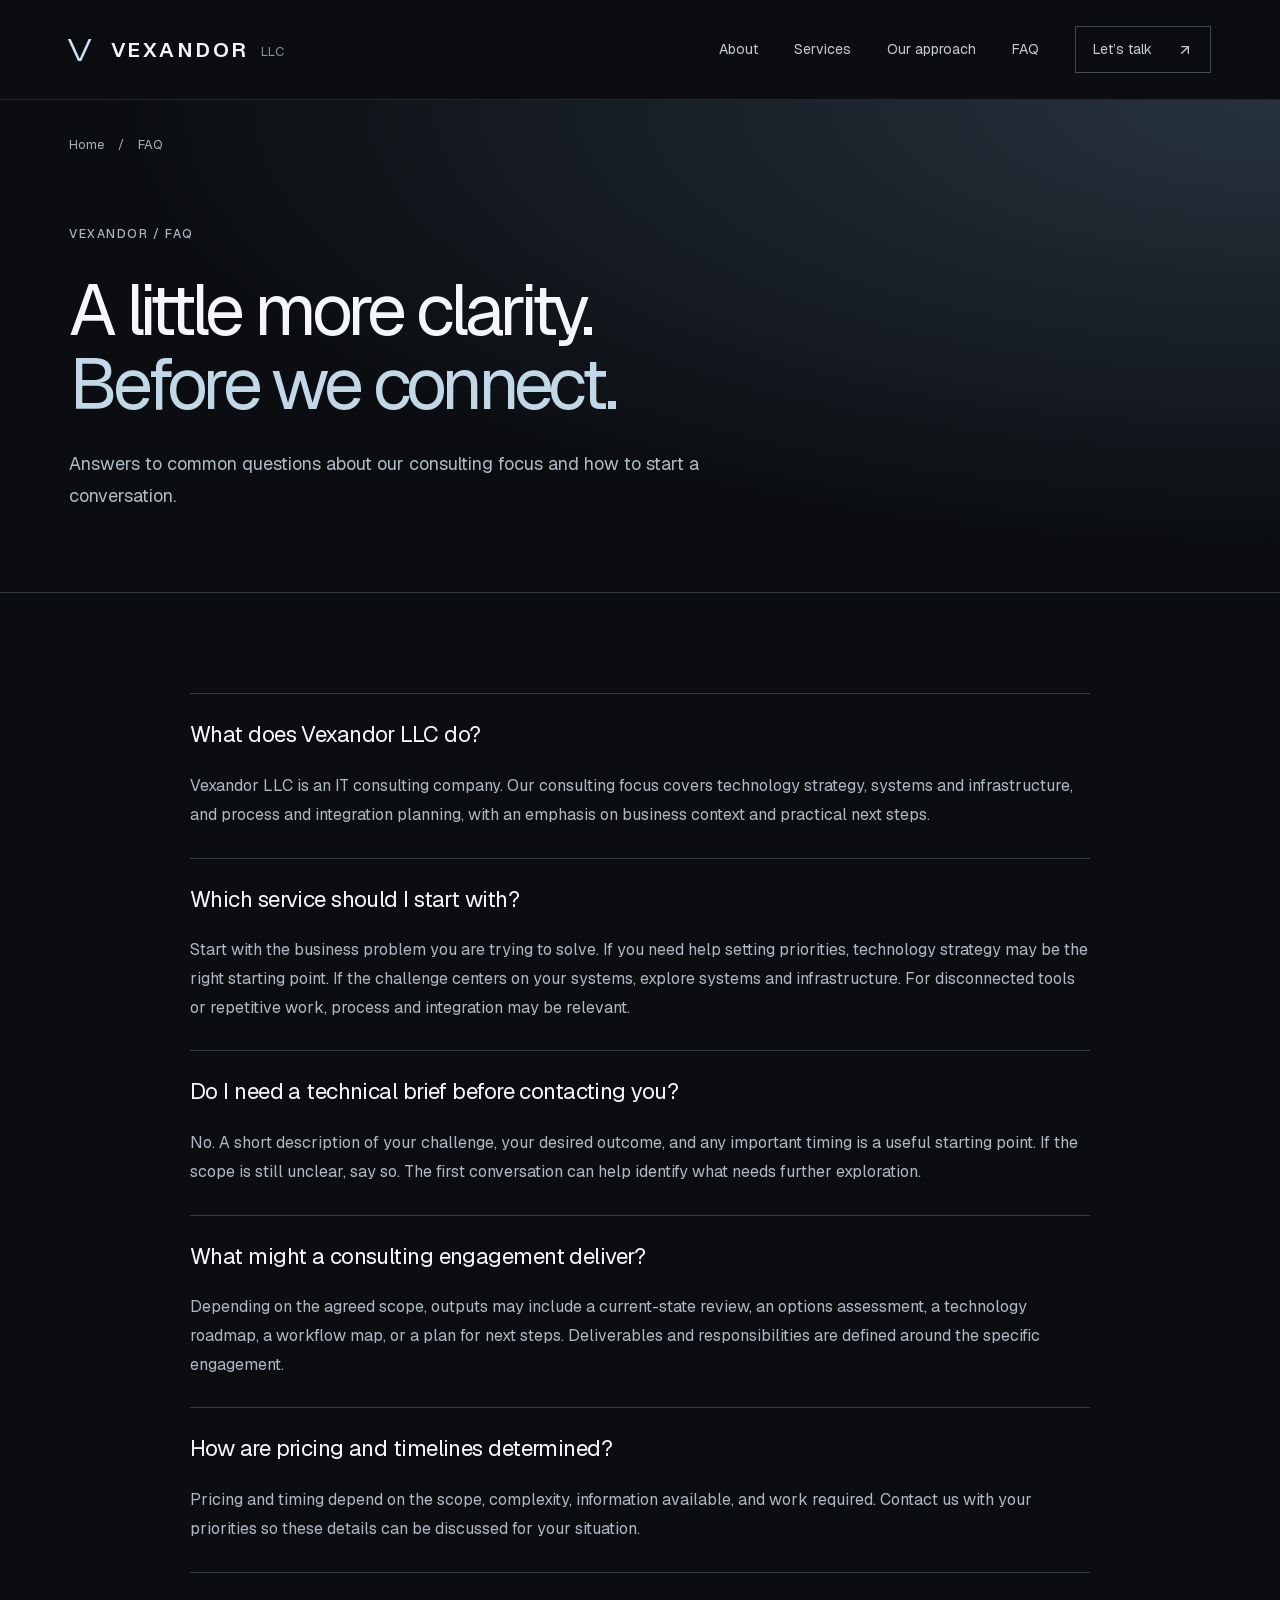
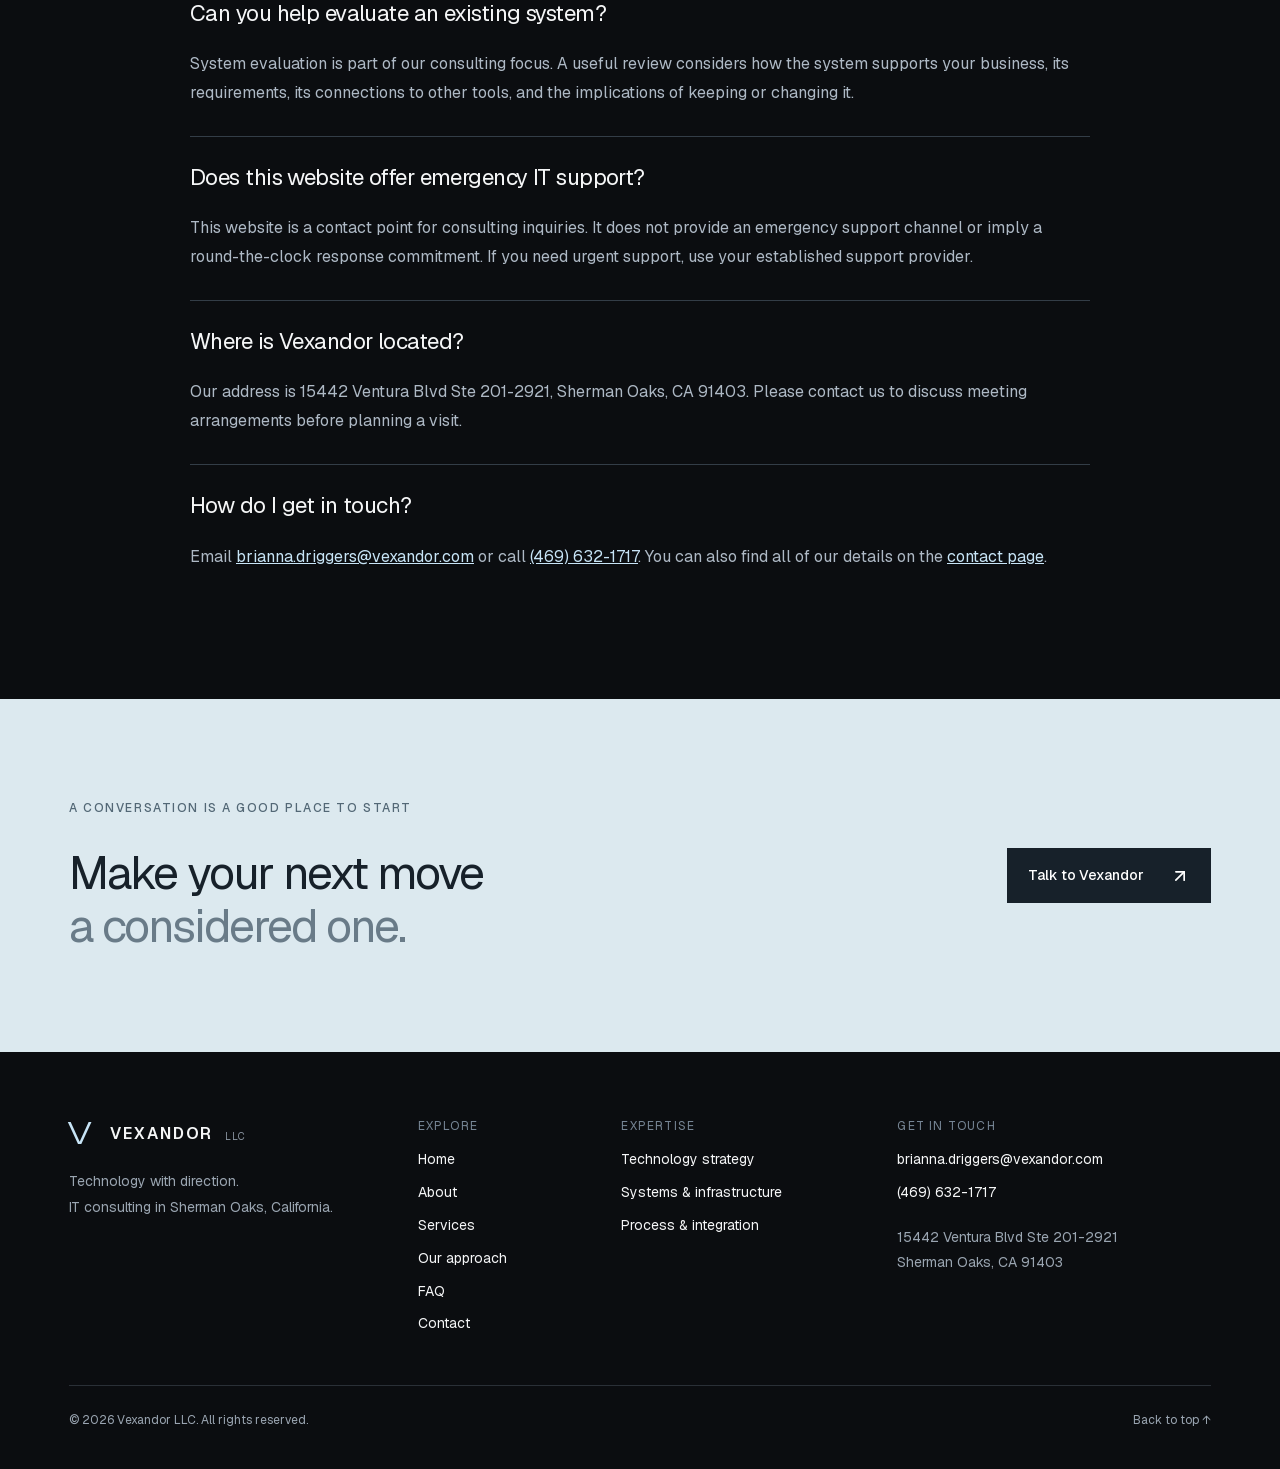
<file: faq.html>
<!DOCTYPE html><html lang="en"><head><meta charSet="utf-8"/><meta name="viewport" content="width=device-width, initial-scale=1"/><link rel="stylesheet" href="_next/static/css/index.h2-U8sM5.css" data-rsc-css-href="_next/static/css/index.h2-U8sM5.css" data-precedence="vite-rsc/importer-resources"/><title>Frequently asked questions | Vexandor LLC</title><meta name="description" content="Answers to common questions about Vexandor IT consulting, project scope, getting started, and contact details."/>
<link rel="preload" href="_next/static/_vinext_fonts/geist-8ac0455e797f/geist-98bbbccb.woff2" as="font" type="font/woff2" crossorigin />
<link rel="preload" href="_next/static/_vinext_fonts/geist-mono-00e989178794/geist-mono-013b2f2f.woff2" as="font" type="font/woff2" crossorigin />
<style data-vinext-fonts>/* cyrillic-ext */
@font-face {
  font-family: 'Geist';
  font-style: normal;
  font-weight: 100 900;
  font-display: swap;
  src: url(_next/static/_vinext_fonts/geist-8ac0455e797f/geist-ff2310f5.woff2) format('woff2');
  unicode-range: U+0460-052F, U+1C80-1C8A, U+20B4, U+2DE0-2DFF, U+A640-A69F, U+FE2E-FE2F;
}
/* cyrillic */
@font-face {
  font-family: 'Geist';
  font-style: normal;
  font-weight: 100 900;
  font-display: swap;
  src: url(_next/static/_vinext_fonts/geist-8ac0455e797f/geist-875ccdd4.woff2) format('woff2');
  unicode-range: U+0301, U+0400-045F, U+0490-0491, U+04B0-04B1, U+2116;
}
/* vietnamese */
@font-face {
  font-family: 'Geist';
  font-style: normal;
  font-weight: 100 900;
  font-display: swap;
  src: url(_next/static/_vinext_fonts/geist-8ac0455e797f/geist-52306abf.woff2) format('woff2');
  unicode-range: U+0102-0103, U+0110-0111, U+0128-0129, U+0168-0169, U+01A0-01A1, U+01AF-01B0, U+0300-0301, U+0303-0304, U+0308-0309, U+0323, U+0329, U+1EA0-1EF9, U+20AB;
}
/* latin-ext */
@font-face {
  font-family: 'Geist';
  font-style: normal;
  font-weight: 100 900;
  font-display: swap;
  src: url(_next/static/_vinext_fonts/geist-8ac0455e797f/geist-001175b1.woff2) format('woff2');
  unicode-range: U+0100-02BA, U+02BD-02C5, U+02C7-02CC, U+02CE-02D7, U+02DD-02FF, U+0304, U+0308, U+0329, U+1D00-1DBF, U+1E00-1E9F, U+1EF2-1EFF, U+2020, U+20A0-20AB, U+20AD-20C0, U+2113, U+2C60-2C7F, U+A720-A7FF;
}
/* latin */
@font-face {
  font-family: 'Geist';
  font-style: normal;
  font-weight: 100 900;
  font-display: swap;
  src: url(_next/static/_vinext_fonts/geist-8ac0455e797f/geist-98bbbccb.woff2) format('woff2');
  unicode-range: U+0000-00FF, U+0131, U+0152-0153, U+02BB-02BC, U+02C6, U+02DA, U+02DC, U+0304, U+0308, U+0329, U+2000-206F, U+20AC, U+2122, U+2191, U+2193, U+2212, U+2215, U+FEFF, U+FFFD;
}

@font-face {
  font-family: 'Geist Fallback';
  src: local("Arial");
  ascent-override: 95.94%;
  descent-override: 28.16%;
  line-gap-override: 0.00%;
  size-adjust: 104.76%;
}

.__font_geist_19ysh9d { font-family: 'Geist', 'Geist Fallback'; font-style: normal; }

.__variable_geist_19ysh9d { --font-geist-sans: 'Geist', 'Geist Fallback'; }

/* cyrillic-ext */
@font-face {
  font-family: 'Geist Mono';
  font-style: normal;
  font-weight: 100 900;
  font-display: swap;
  src: url(_next/static/_vinext_fonts/geist-mono-00e989178794/geist-mono-f6b33328.woff2) format('woff2');
  unicode-range: U+0460-052F, U+1C80-1C8A, U+20B4, U+2DE0-2DFF, U+A640-A69F, U+FE2E-FE2F;
}
/* cyrillic */
@font-face {
  font-family: 'Geist Mono';
  font-style: normal;
  font-weight: 100 900;
  font-display: swap;
  src: url(_next/static/_vinext_fonts/geist-mono-00e989178794/geist-mono-44e03052.woff2) format('woff2');
  unicode-range: U+0301, U+0400-045F, U+0490-0491, U+04B0-04B1, U+2116;
}
/* symbols2 */
@font-face {
  font-family: 'Geist Mono';
  font-style: normal;
  font-weight: 100 900;
  font-display: swap;
  src: url(_next/static/_vinext_fonts/geist-mono-00e989178794/geist-mono-0638449e.woff2) format('woff2');
  unicode-range: U+2000-2001, U+2004-2008, U+200A, U+23B8-23BD, U+2500-259F;
}
/* vietnamese */
@font-face {
  font-family: 'Geist Mono';
  font-style: normal;
  font-weight: 100 900;
  font-display: swap;
  src: url(_next/static/_vinext_fonts/geist-mono-00e989178794/geist-mono-971fb274.woff2) format('woff2');
  unicode-range: U+0102-0103, U+0110-0111, U+0128-0129, U+0168-0169, U+01A0-01A1, U+01AF-01B0, U+0300-0301, U+0303-0304, U+0308-0309, U+0323, U+0329, U+1EA0-1EF9, U+20AB;
}
/* latin-ext */
@font-face {
  font-family: 'Geist Mono';
  font-style: normal;
  font-weight: 100 900;
  font-display: swap;
  src: url(_next/static/_vinext_fonts/geist-mono-00e989178794/geist-mono-44745446.woff2) format('woff2');
  unicode-range: U+0100-02BA, U+02BD-02C5, U+02C7-02CC, U+02CE-02D7, U+02DD-02FF, U+0304, U+0308, U+0329, U+1D00-1DBF, U+1E00-1E9F, U+1EF2-1EFF, U+2020, U+20A0-20AB, U+20AD-20C0, U+2113, U+2C60-2C7F, U+A720-A7FF;
}
/* latin */
@font-face {
  font-family: 'Geist Mono';
  font-style: normal;
  font-weight: 100 900;
  font-display: swap;
  src: url(_next/static/_vinext_fonts/geist-mono-00e989178794/geist-mono-013b2f2f.woff2) format('woff2');
  unicode-range: U+0000-00FF, U+0131, U+0152-0153, U+02BB-02BC, U+02C6, U+02DA, U+02DC, U+0304, U+0308, U+0329, U+2000-206F, U+20AC, U+2122, U+2191, U+2193, U+2212, U+2215, U+FEFF, U+FFFD;
}

@font-face {
  font-family: 'Geist Mono Fallback';
  src: local("Arial");
  ascent-override: 74.67%;
  descent-override: 21.92%;
  line-gap-override: 0.00%;
  size-adjust: 134.59%;
}

.__font_geist_mono_1001rt9 { font-family: 'Geist Mono', 'Geist Mono Fallback'; font-style: normal; }

.__variable_geist_mono_1001rt9 { --font-geist-mono: 'Geist Mono', 'Geist Mono Fallback'; }
</style>
</head><body class="__variable_geist_19ysh9d __variable_geist_mono_1001rt9 antialiased"><a class="skip" href="#main">Skip to content</a><header class="header"><a href="index.html" aria-label="Vexandor LLC home"><span class="brand"><span class="brand-symbol" aria-hidden="true">V</span>VEXANDOR<span class="llc">LLC</span></span></a><nav aria-label="Main navigation"><a href="about.html">About</a><a href="services.html">Services</a><a href="approach.html">Our approach</a><a href="faq.html">FAQ</a><a class="nav-contact" href="contact.html">Let’s talk <svg xmlns="http://www.w3.org/2000/svg" width="16" height="16" viewBox="0 0 24 24" fill="none" stroke="currentColor" stroke-width="2" stroke-linecap="round" stroke-linejoin="round" class="lucide lucide-arrow-up-right" aria-hidden="true"><path d="M7 7h10v10"></path><path d="M7 17 17 7"></path></svg></a></nav></header><nav class="mobile-nav" aria-label="Mobile navigation"><a href="index.html">Home</a><a href="about.html">About</a><a href="services.html">Services</a><a href="approach.html">Our approach</a><a href="faq.html">FAQ</a><a href="contact.html">Contact</a></nav><main id="main"><section class="page-intro section"><div class="breadcrumb"><a href="index.html">Home</a><span>/</span><span>FAQ</span></div><p class="eyebrow">VEXANDOR / <!-- -->FAQ</p><h1>A little more clarity.<br/><span>Before we connect.</span></h1><p class="intro-copy">Answers to common questions about our consulting focus and how to start a conversation.</p></section><section class="section"><div class="faq-list"><article class="faq-item"><h2>What does Vexandor LLC do?</h2><p>Vexandor LLC is an IT consulting company. Our consulting focus covers technology strategy, systems and infrastructure, and process and integration planning, with an emphasis on business context and practical next steps.</p></article><article class="faq-item"><h2>Which service should I start with?</h2><p>Start with the business problem you are trying to solve. If you need help setting priorities, technology strategy may be the right starting point. If the challenge centers on your systems, explore systems and infrastructure. For disconnected tools or repetitive work, process and integration may be relevant.</p></article><article class="faq-item"><h2>Do I need a technical brief before contacting you?</h2><p>No. A short description of your challenge, your desired outcome, and any important timing is a useful starting point. If the scope is still unclear, say so. The first conversation can help identify what needs further exploration.</p></article><article class="faq-item"><h2>What might a consulting engagement deliver?</h2><p>Depending on the agreed scope, outputs may include a current-state review, an options assessment, a technology roadmap, a workflow map, or a plan for next steps. Deliverables and responsibilities are defined around the specific engagement.</p></article><article class="faq-item"><h2>How are pricing and timelines determined?</h2><p>Pricing and timing depend on the scope, complexity, information available, and work required. Contact us with your priorities so these details can be discussed for your situation.</p></article><article class="faq-item"><h2>Can you help evaluate an existing system?</h2><p>System evaluation is part of our consulting focus. A useful review considers how the system supports your business, its requirements, its connections to other tools, and the implications of keeping or changing it.</p></article><article class="faq-item"><h2>Does this website offer emergency IT support?</h2><p>This website is a contact point for consulting inquiries. It does not provide an emergency support channel or imply a round-the-clock response commitment. If you need urgent support, use your established support provider.</p></article><article class="faq-item"><h2>Where is Vexandor located?</h2><p>Our address is 15442 Ventura Blvd Ste 201-2921, Sherman Oaks, CA 91403. Please contact us to discuss meeting arrangements before planning a visit.</p></article><article class="faq-item"><h2>How do I get in touch?</h2><p>Email <a href="mailto:brianna.driggers@vexandor.com">brianna.driggers@vexandor.com</a> or call <a href="tel:+14696321717">(469) 632-1717</a>. You can also find all of our details on the <a href="contact.html">contact page</a>.</p></article></div></section><section class="mini-cta section"><div><p class="eyebrow">A CONVERSATION IS A GOOD PLACE TO START</p><h2>Make your next move<br/><span>a considered one.</span></h2></div><a class="button" href="contact.html">Talk to Vexandor <svg xmlns="http://www.w3.org/2000/svg" width="20" height="20" viewBox="0 0 24 24" fill="none" stroke="currentColor" stroke-width="2" stroke-linecap="round" stroke-linejoin="round" class="lucide lucide-arrow-up-right" aria-hidden="true"><path d="M7 7h10v10"></path><path d="M7 17 17 7"></path></svg></a></section></main><footer class="site-footer"><div class="footer-top"><div><a href="index.html" aria-label="Vexandor LLC home"><span class="brand"><span class="brand-symbol" aria-hidden="true">V</span>VEXANDOR<span class="llc">LLC</span></span></a><p>Technology with direction.<br/>IT consulting in Sherman Oaks, California.</p></div><div><span class="contact-label">EXPLORE</span><a href="index.html">Home</a><a href="about.html">About</a><a href="services.html">Services</a><a href="approach.html">Our approach</a><a href="faq.html">FAQ</a><a href="contact.html">Contact</a></div><div><span class="contact-label">EXPERTISE</span><a href="technology-strategy.html">Technology strategy</a><a href="systems-infrastructure.html">Systems &amp; infrastructure</a><a href="process-integration.html">Process &amp; integration</a></div><div><span class="contact-label">GET IN TOUCH</span><a href="mailto:brianna.driggers@vexandor.com">brianna.driggers@vexandor.com</a><a href="tel:+14696321717">(469) 632-1717</a><address>15442 Ventura Blvd Ste 201-2921<br/>Sherman Oaks, CA 91403</address></div></div><div class="footer-bottom"><span>© <!-- -->2026<!-- --> Vexandor LLC. All rights reserved.</span><a href="#">Back to top ↑</a></div></footer></body></html>
</file>
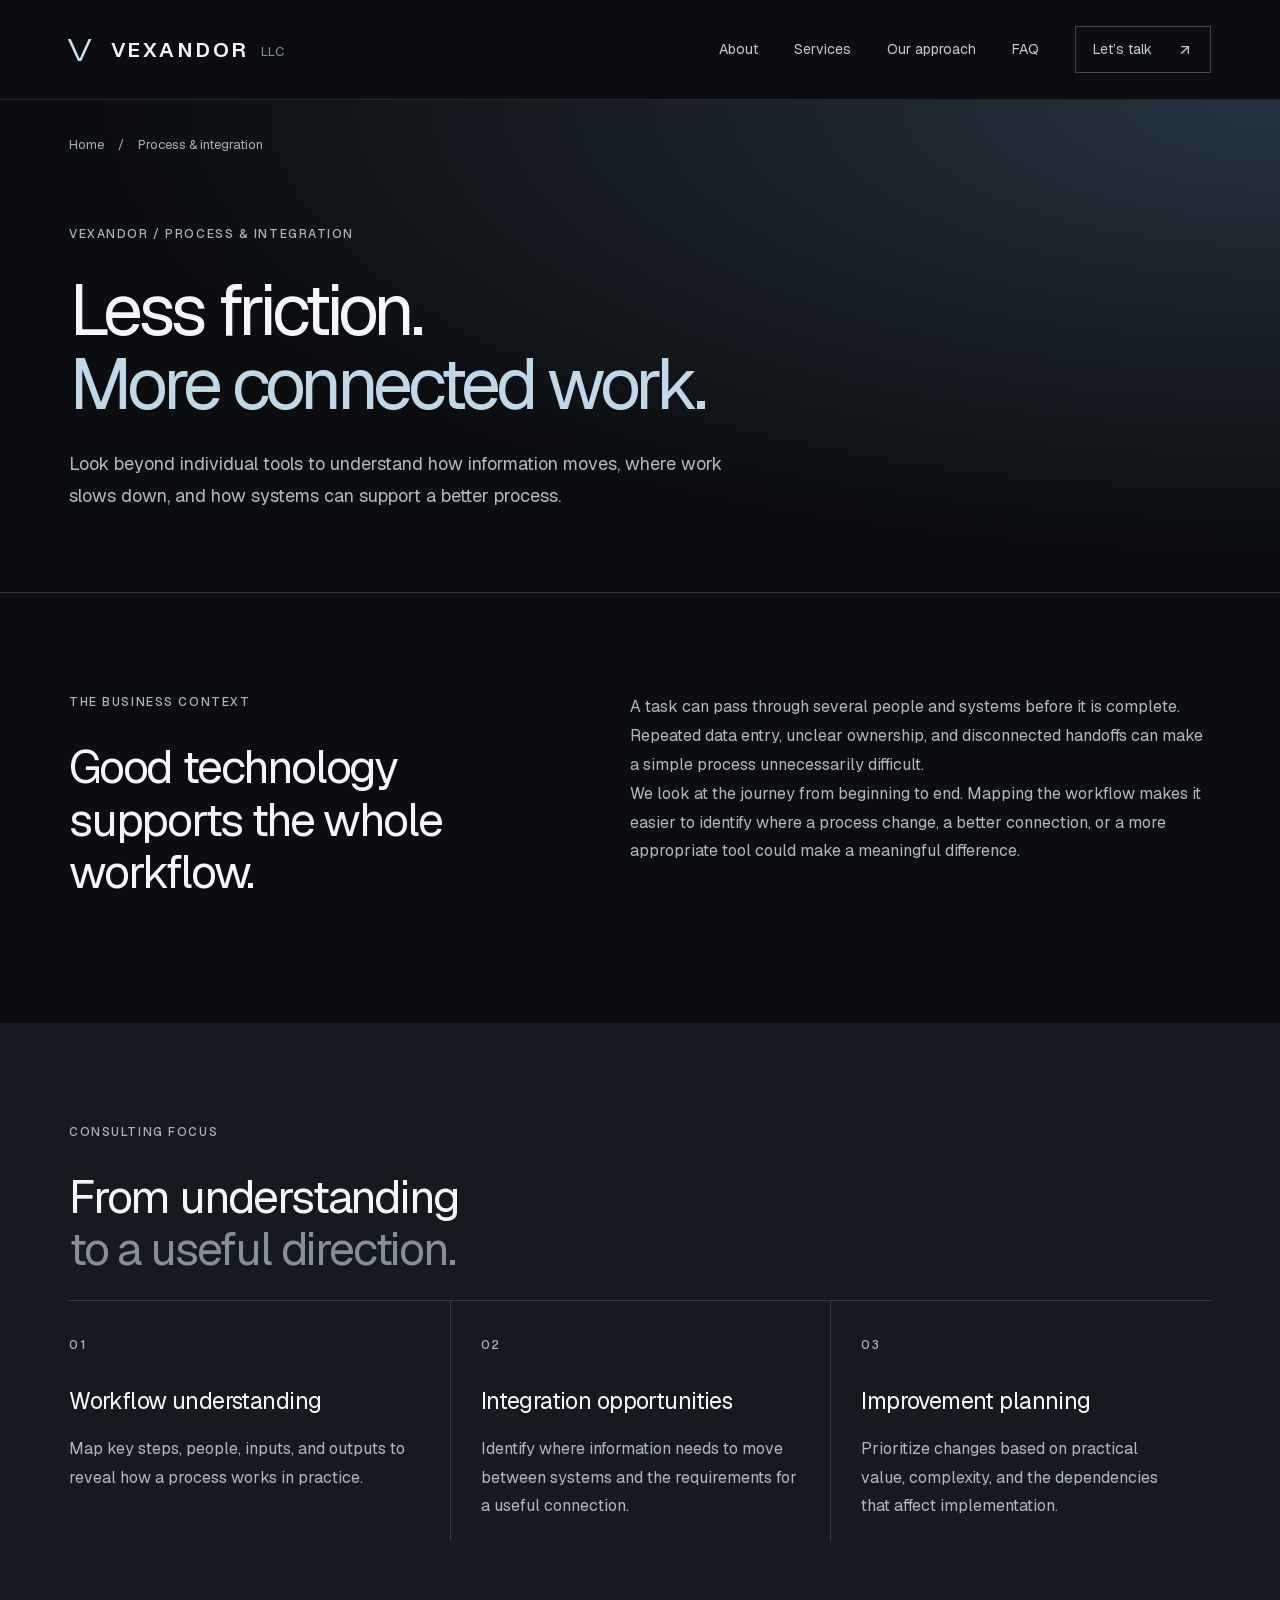
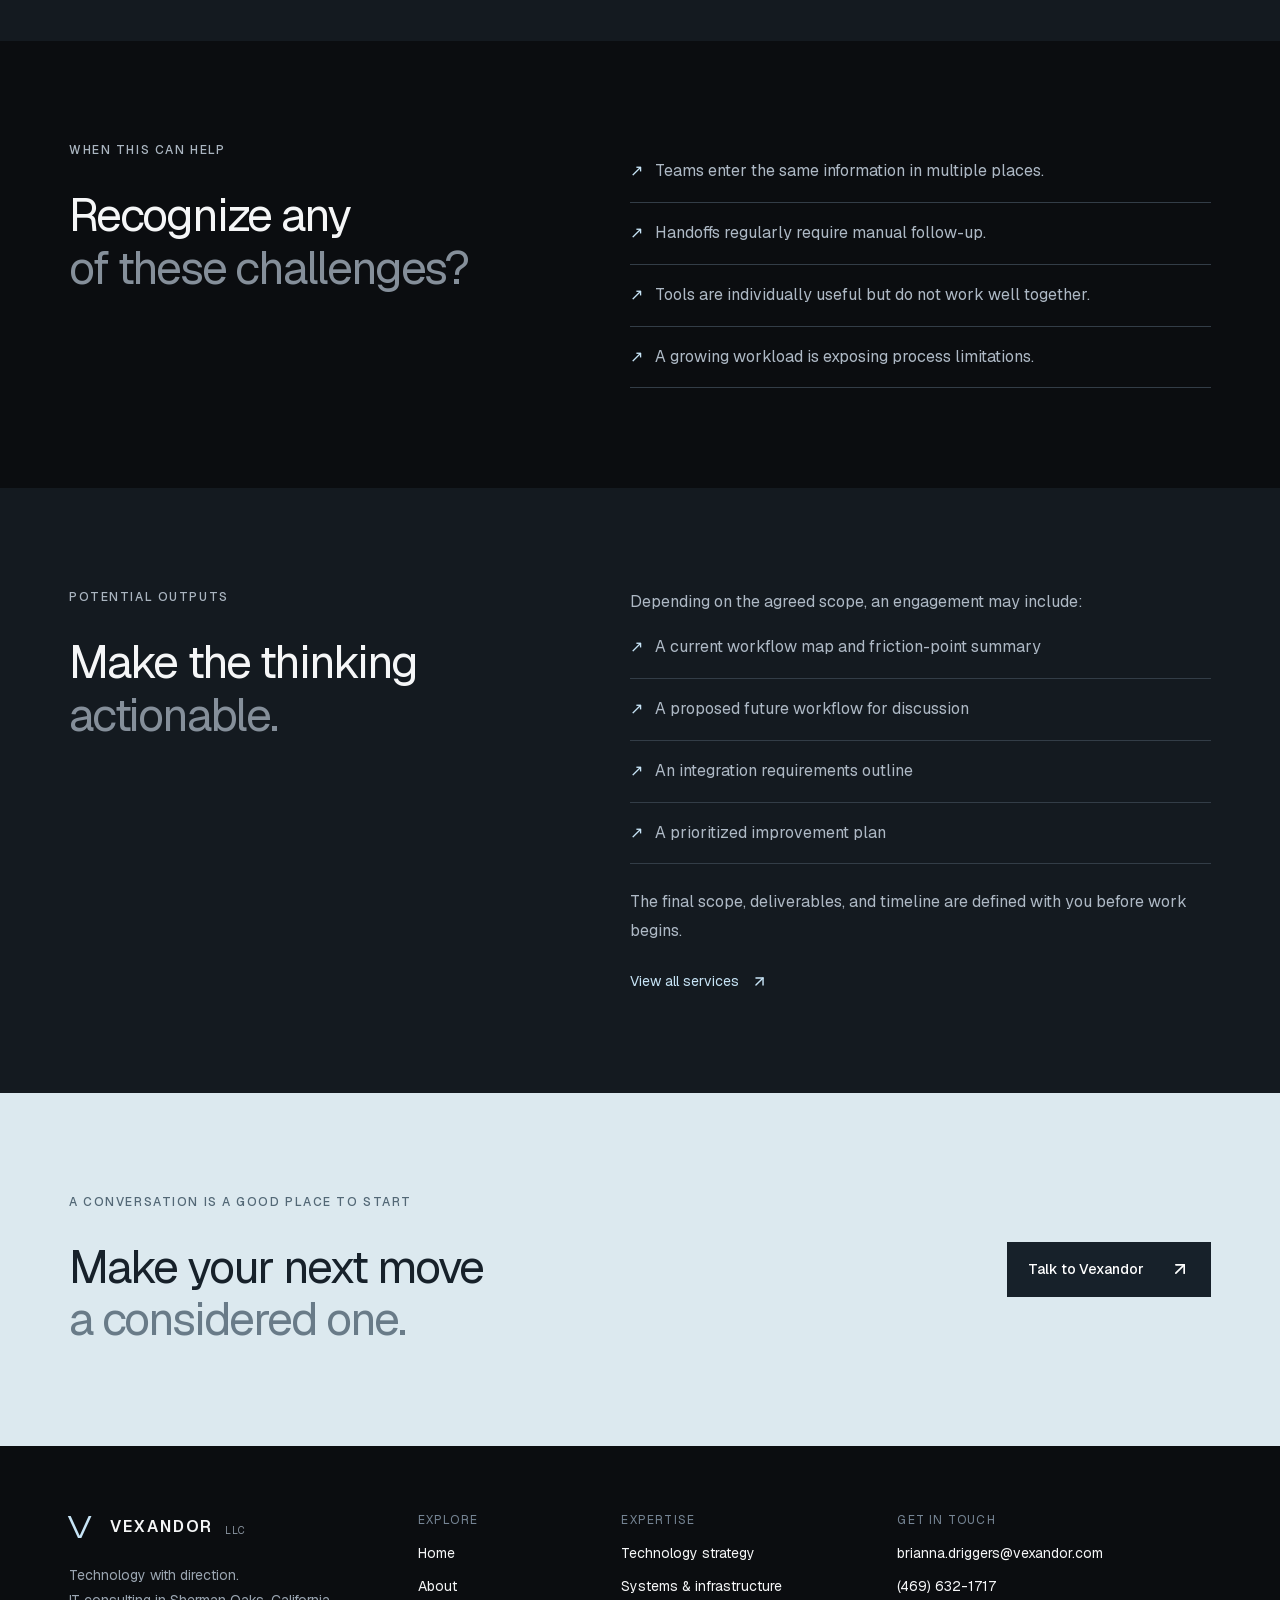
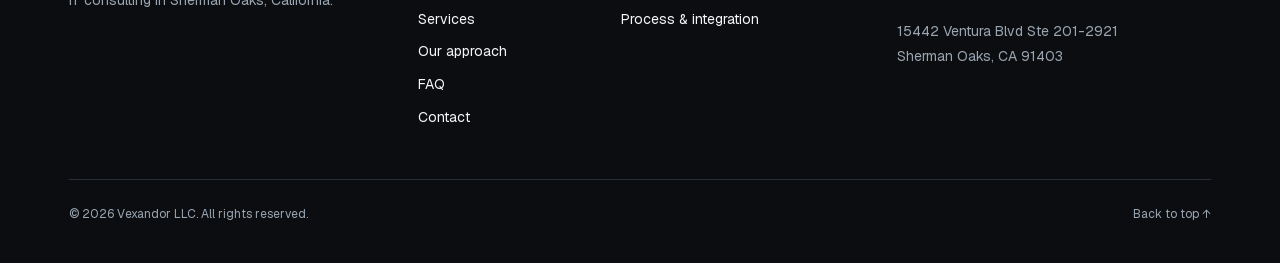
<file: process-integration.html>
<!DOCTYPE html><html lang="en"><head><meta charSet="utf-8"/><meta name="viewport" content="width=device-width, initial-scale=1"/><link rel="stylesheet" href="_next/static/css/index.h2-U8sM5.css" data-rsc-css-href="_next/static/css/index.h2-U8sM5.css" data-precedence="vite-rsc/importer-resources"/><title>Process &amp; integration | Vexandor LLC</title><meta name="description" content="Look beyond individual tools to understand how information moves, where work slows down, and how systems can support a better process."/>
<link rel="preload" href="_next/static/_vinext_fonts/geist-8ac0455e797f/geist-98bbbccb.woff2" as="font" type="font/woff2" crossorigin />
<link rel="preload" href="_next/static/_vinext_fonts/geist-mono-00e989178794/geist-mono-013b2f2f.woff2" as="font" type="font/woff2" crossorigin />
<style data-vinext-fonts>/* cyrillic-ext */
@font-face {
  font-family: 'Geist';
  font-style: normal;
  font-weight: 100 900;
  font-display: swap;
  src: url(_next/static/_vinext_fonts/geist-8ac0455e797f/geist-ff2310f5.woff2) format('woff2');
  unicode-range: U+0460-052F, U+1C80-1C8A, U+20B4, U+2DE0-2DFF, U+A640-A69F, U+FE2E-FE2F;
}
/* cyrillic */
@font-face {
  font-family: 'Geist';
  font-style: normal;
  font-weight: 100 900;
  font-display: swap;
  src: url(_next/static/_vinext_fonts/geist-8ac0455e797f/geist-875ccdd4.woff2) format('woff2');
  unicode-range: U+0301, U+0400-045F, U+0490-0491, U+04B0-04B1, U+2116;
}
/* vietnamese */
@font-face {
  font-family: 'Geist';
  font-style: normal;
  font-weight: 100 900;
  font-display: swap;
  src: url(_next/static/_vinext_fonts/geist-8ac0455e797f/geist-52306abf.woff2) format('woff2');
  unicode-range: U+0102-0103, U+0110-0111, U+0128-0129, U+0168-0169, U+01A0-01A1, U+01AF-01B0, U+0300-0301, U+0303-0304, U+0308-0309, U+0323, U+0329, U+1EA0-1EF9, U+20AB;
}
/* latin-ext */
@font-face {
  font-family: 'Geist';
  font-style: normal;
  font-weight: 100 900;
  font-display: swap;
  src: url(_next/static/_vinext_fonts/geist-8ac0455e797f/geist-001175b1.woff2) format('woff2');
  unicode-range: U+0100-02BA, U+02BD-02C5, U+02C7-02CC, U+02CE-02D7, U+02DD-02FF, U+0304, U+0308, U+0329, U+1D00-1DBF, U+1E00-1E9F, U+1EF2-1EFF, U+2020, U+20A0-20AB, U+20AD-20C0, U+2113, U+2C60-2C7F, U+A720-A7FF;
}
/* latin */
@font-face {
  font-family: 'Geist';
  font-style: normal;
  font-weight: 100 900;
  font-display: swap;
  src: url(_next/static/_vinext_fonts/geist-8ac0455e797f/geist-98bbbccb.woff2) format('woff2');
  unicode-range: U+0000-00FF, U+0131, U+0152-0153, U+02BB-02BC, U+02C6, U+02DA, U+02DC, U+0304, U+0308, U+0329, U+2000-206F, U+20AC, U+2122, U+2191, U+2193, U+2212, U+2215, U+FEFF, U+FFFD;
}

@font-face {
  font-family: 'Geist Fallback';
  src: local("Arial");
  ascent-override: 95.94%;
  descent-override: 28.16%;
  line-gap-override: 0.00%;
  size-adjust: 104.76%;
}

.__font_geist_19ysh9d { font-family: 'Geist', 'Geist Fallback'; font-style: normal; }

.__variable_geist_19ysh9d { --font-geist-sans: 'Geist', 'Geist Fallback'; }

/* cyrillic-ext */
@font-face {
  font-family: 'Geist Mono';
  font-style: normal;
  font-weight: 100 900;
  font-display: swap;
  src: url(_next/static/_vinext_fonts/geist-mono-00e989178794/geist-mono-f6b33328.woff2) format('woff2');
  unicode-range: U+0460-052F, U+1C80-1C8A, U+20B4, U+2DE0-2DFF, U+A640-A69F, U+FE2E-FE2F;
}
/* cyrillic */
@font-face {
  font-family: 'Geist Mono';
  font-style: normal;
  font-weight: 100 900;
  font-display: swap;
  src: url(_next/static/_vinext_fonts/geist-mono-00e989178794/geist-mono-44e03052.woff2) format('woff2');
  unicode-range: U+0301, U+0400-045F, U+0490-0491, U+04B0-04B1, U+2116;
}
/* symbols2 */
@font-face {
  font-family: 'Geist Mono';
  font-style: normal;
  font-weight: 100 900;
  font-display: swap;
  src: url(_next/static/_vinext_fonts/geist-mono-00e989178794/geist-mono-0638449e.woff2) format('woff2');
  unicode-range: U+2000-2001, U+2004-2008, U+200A, U+23B8-23BD, U+2500-259F;
}
/* vietnamese */
@font-face {
  font-family: 'Geist Mono';
  font-style: normal;
  font-weight: 100 900;
  font-display: swap;
  src: url(_next/static/_vinext_fonts/geist-mono-00e989178794/geist-mono-971fb274.woff2) format('woff2');
  unicode-range: U+0102-0103, U+0110-0111, U+0128-0129, U+0168-0169, U+01A0-01A1, U+01AF-01B0, U+0300-0301, U+0303-0304, U+0308-0309, U+0323, U+0329, U+1EA0-1EF9, U+20AB;
}
/* latin-ext */
@font-face {
  font-family: 'Geist Mono';
  font-style: normal;
  font-weight: 100 900;
  font-display: swap;
  src: url(_next/static/_vinext_fonts/geist-mono-00e989178794/geist-mono-44745446.woff2) format('woff2');
  unicode-range: U+0100-02BA, U+02BD-02C5, U+02C7-02CC, U+02CE-02D7, U+02DD-02FF, U+0304, U+0308, U+0329, U+1D00-1DBF, U+1E00-1E9F, U+1EF2-1EFF, U+2020, U+20A0-20AB, U+20AD-20C0, U+2113, U+2C60-2C7F, U+A720-A7FF;
}
/* latin */
@font-face {
  font-family: 'Geist Mono';
  font-style: normal;
  font-weight: 100 900;
  font-display: swap;
  src: url(_next/static/_vinext_fonts/geist-mono-00e989178794/geist-mono-013b2f2f.woff2) format('woff2');
  unicode-range: U+0000-00FF, U+0131, U+0152-0153, U+02BB-02BC, U+02C6, U+02DA, U+02DC, U+0304, U+0308, U+0329, U+2000-206F, U+20AC, U+2122, U+2191, U+2193, U+2212, U+2215, U+FEFF, U+FFFD;
}

@font-face {
  font-family: 'Geist Mono Fallback';
  src: local("Arial");
  ascent-override: 74.67%;
  descent-override: 21.92%;
  line-gap-override: 0.00%;
  size-adjust: 134.59%;
}

.__font_geist_mono_1001rt9 { font-family: 'Geist Mono', 'Geist Mono Fallback'; font-style: normal; }

.__variable_geist_mono_1001rt9 { --font-geist-mono: 'Geist Mono', 'Geist Mono Fallback'; }
</style>
</head><body class="__variable_geist_19ysh9d __variable_geist_mono_1001rt9 antialiased"><a class="skip" href="#main">Skip to content</a><header class="header"><a href="index.html" aria-label="Vexandor LLC home"><span class="brand"><span class="brand-symbol" aria-hidden="true">V</span>VEXANDOR<span class="llc">LLC</span></span></a><nav aria-label="Main navigation"><a href="about.html">About</a><a href="services.html">Services</a><a href="approach.html">Our approach</a><a href="faq.html">FAQ</a><a class="nav-contact" href="contact.html">Let’s talk <svg xmlns="http://www.w3.org/2000/svg" width="16" height="16" viewBox="0 0 24 24" fill="none" stroke="currentColor" stroke-width="2" stroke-linecap="round" stroke-linejoin="round" class="lucide lucide-arrow-up-right" aria-hidden="true"><path d="M7 7h10v10"></path><path d="M7 17 17 7"></path></svg></a></nav></header><nav class="mobile-nav" aria-label="Mobile navigation"><a href="index.html">Home</a><a href="about.html">About</a><a href="services.html">Services</a><a href="approach.html">Our approach</a><a href="faq.html">FAQ</a><a href="contact.html">Contact</a></nav><main id="main"><section class="page-intro section"><div class="breadcrumb"><a href="index.html">Home</a><span>/</span><span>Process &amp; integration</span></div><p class="eyebrow">VEXANDOR / <!-- -->PROCESS &amp; INTEGRATION</p><h1>Less friction.<br/><span>More connected work.</span></h1><p class="intro-copy">Look beyond individual tools to understand how information moves, where work slows down, and how systems can support a better process.</p></section><section class="section split-copy"><div><p class="eyebrow">THE BUSINESS CONTEXT</p><h2>Good technology supports the whole workflow.</h2></div><div class="prose"><p>A task can pass through several people and systems before it is complete. Repeated data entry, unclear ownership, and disconnected handoffs can make a simple process unnecessarily difficult.</p><p>We look at the journey from beginning to end. Mapping the workflow makes it easier to identify where a process change, a better connection, or a more appropriate tool could make a meaningful difference.</p></div></section><section class="section light-panel"><p class="eyebrow">CONSULTING FOCUS</p><h2>From understanding<br/><span>to a useful direction.</span></h2><div class="editorial-cards"><article><span class="eyebrow">0<!-- -->1</span><h3>Workflow understanding</h3><p>Map key steps, people, inputs, and outputs to reveal how a process works in practice.</p></article><article><span class="eyebrow">0<!-- -->2</span><h3>Integration opportunities</h3><p>Identify where information needs to move between systems and the requirements for a useful connection.</p></article><article><span class="eyebrow">0<!-- -->3</span><h3>Improvement planning</h3><p>Prioritize changes based on practical value, complexity, and the dependencies that affect implementation.</p></article></div></section><section class="section split-copy"><div><p class="eyebrow">WHEN THIS CAN HELP</p><h2>Recognize any<br/><span>of these challenges?</span></h2></div><div class="prose"><ul class="check-list"><li>Teams enter the same information in multiple places.</li><li>Handoffs regularly require manual follow-up.</li><li>Tools are individually useful but do not work well together.</li><li>A growing workload is exposing process limitations.</li></ul></div></section><section class="section light-panel split-copy"><div><p class="eyebrow">POTENTIAL OUTPUTS</p><h2>Make the thinking<br/><span>actionable.</span></h2></div><div class="prose"><p>Depending on the agreed scope, an engagement may include:</p><ul class="check-list"><li>A current workflow map and friction-point summary</li><li>A proposed future workflow for discussion</li><li>An integration requirements outline</li><li>A prioritized improvement plan</li></ul><p style="margin-top:24px">The final scope, deliverables, and timeline are defined with you before work begins.</p><a class="text-link" href="services.html">View all services <svg xmlns="http://www.w3.org/2000/svg" width="17" height="17" viewBox="0 0 24 24" fill="none" stroke="currentColor" stroke-width="2" stroke-linecap="round" stroke-linejoin="round" class="lucide lucide-arrow-up-right" aria-hidden="true"><path d="M7 7h10v10"></path><path d="M7 17 17 7"></path></svg></a></div></section><section class="mini-cta section"><div><p class="eyebrow">A CONVERSATION IS A GOOD PLACE TO START</p><h2>Make your next move<br/><span>a considered one.</span></h2></div><a class="button" href="contact.html">Talk to Vexandor <svg xmlns="http://www.w3.org/2000/svg" width="20" height="20" viewBox="0 0 24 24" fill="none" stroke="currentColor" stroke-width="2" stroke-linecap="round" stroke-linejoin="round" class="lucide lucide-arrow-up-right" aria-hidden="true"><path d="M7 7h10v10"></path><path d="M7 17 17 7"></path></svg></a></section></main><footer class="site-footer"><div class="footer-top"><div><a href="index.html" aria-label="Vexandor LLC home"><span class="brand"><span class="brand-symbol" aria-hidden="true">V</span>VEXANDOR<span class="llc">LLC</span></span></a><p>Technology with direction.<br/>IT consulting in Sherman Oaks, California.</p></div><div><span class="contact-label">EXPLORE</span><a href="index.html">Home</a><a href="about.html">About</a><a href="services.html">Services</a><a href="approach.html">Our approach</a><a href="faq.html">FAQ</a><a href="contact.html">Contact</a></div><div><span class="contact-label">EXPERTISE</span><a href="technology-strategy.html">Technology strategy</a><a href="systems-infrastructure.html">Systems &amp; infrastructure</a><a href="process-integration.html">Process &amp; integration</a></div><div><span class="contact-label">GET IN TOUCH</span><a href="mailto:brianna.driggers@vexandor.com">brianna.driggers@vexandor.com</a><a href="tel:+14696321717">(469) 632-1717</a><address>15442 Ventura Blvd Ste 201-2921<br/>Sherman Oaks, CA 91403</address></div></div><div class="footer-bottom"><span>© <!-- -->2026<!-- --> Vexandor LLC. All rights reserved.</span><a href="#">Back to top ↑</a></div></footer></body></html>
</file>
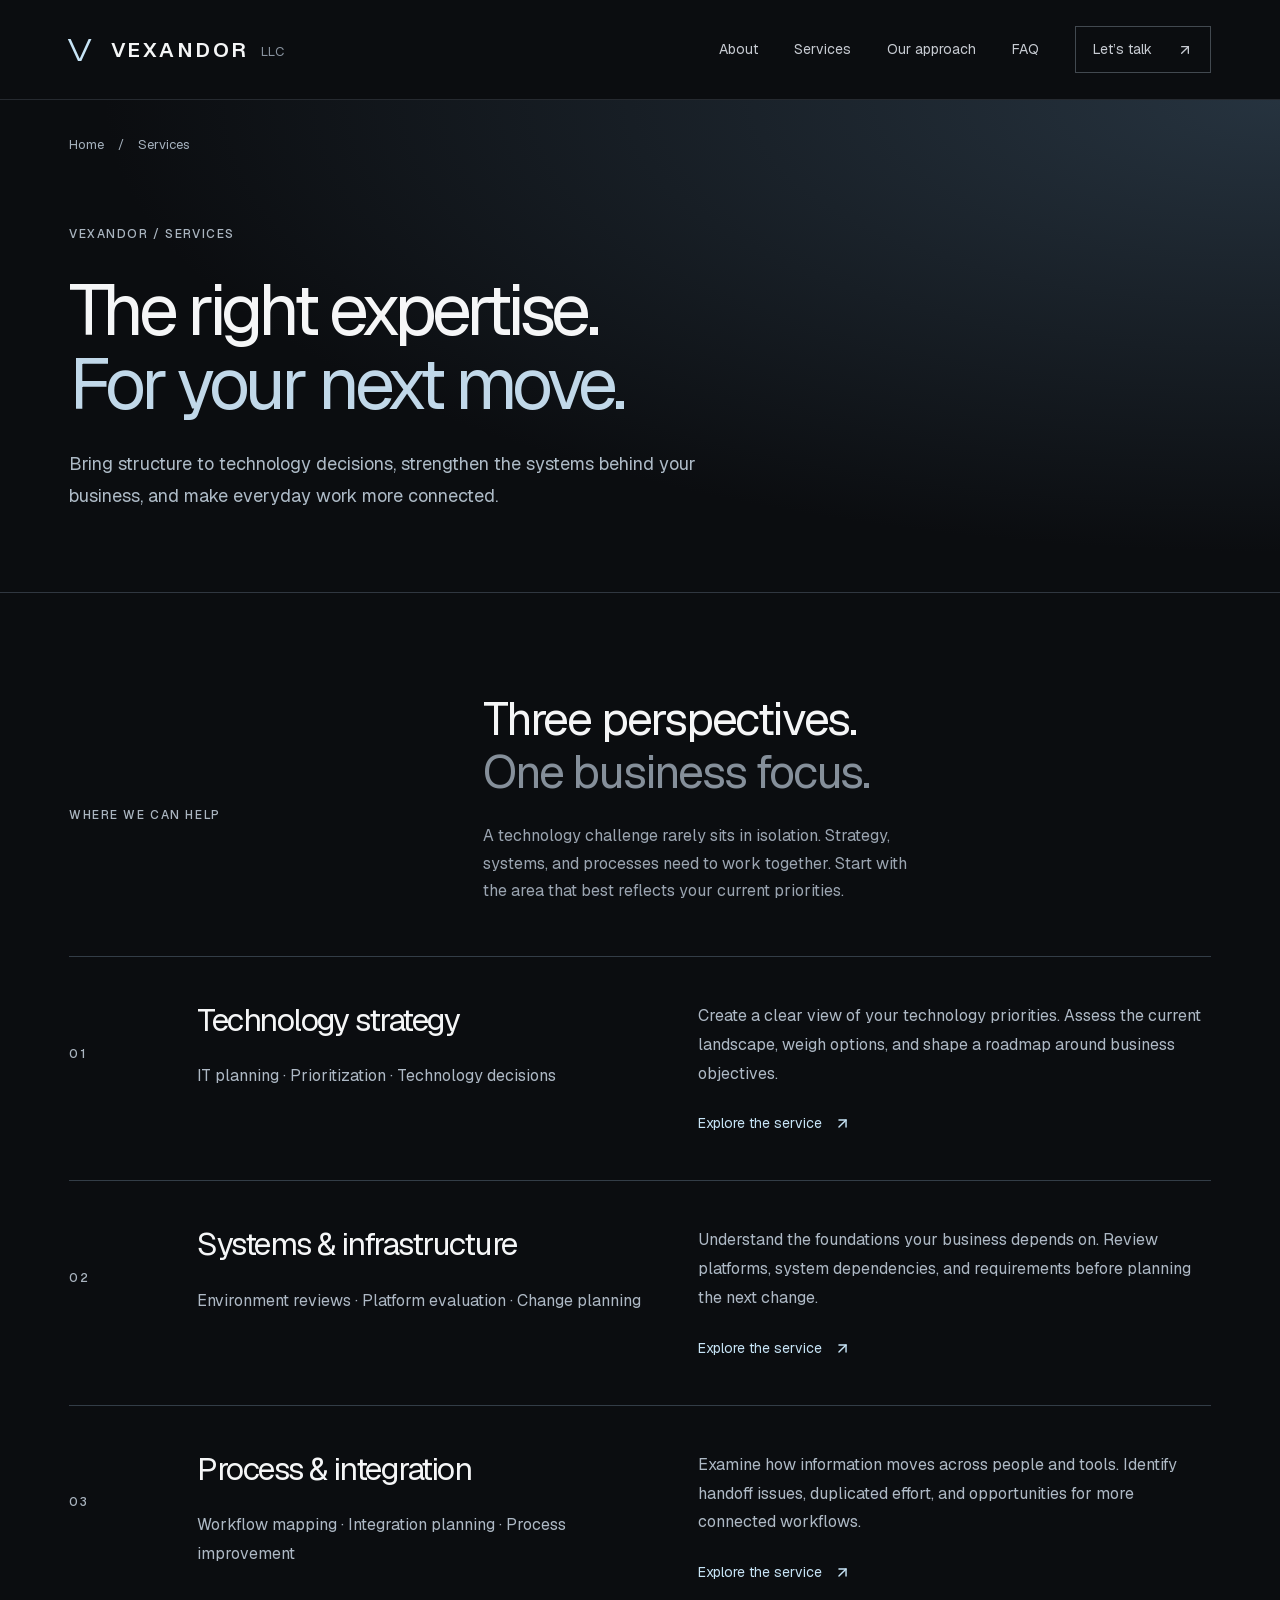
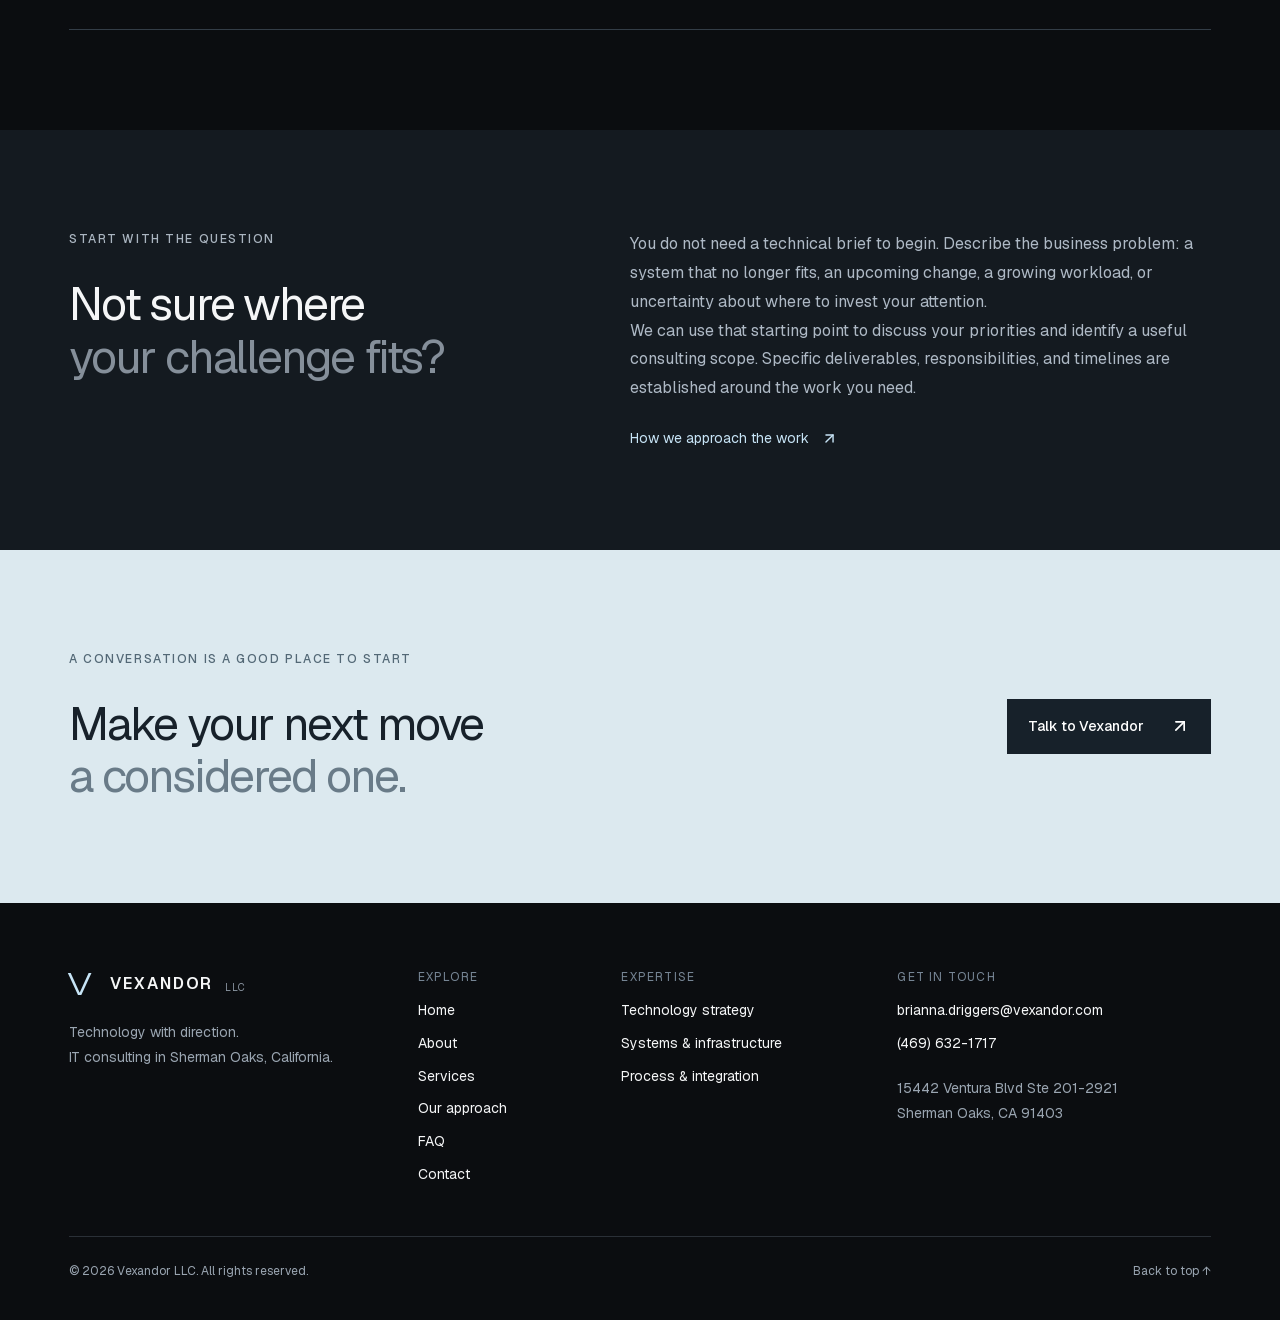
<file: services.html>
<!DOCTYPE html><html lang="en"><head><meta charSet="utf-8"/><meta name="viewport" content="width=device-width, initial-scale=1"/><link rel="stylesheet" href="_next/static/css/index.h2-U8sM5.css" data-rsc-css-href="_next/static/css/index.h2-U8sM5.css" data-precedence="vite-rsc/importer-resources"/><title>IT consulting services | Vexandor LLC</title><meta name="description" content="Explore technology strategy, systems and infrastructure, and process integration consulting from Vexandor LLC."/>
<link rel="preload" href="_next/static/_vinext_fonts/geist-8ac0455e797f/geist-98bbbccb.woff2" as="font" type="font/woff2" crossorigin />
<link rel="preload" href="_next/static/_vinext_fonts/geist-mono-00e989178794/geist-mono-013b2f2f.woff2" as="font" type="font/woff2" crossorigin />
<style data-vinext-fonts>/* cyrillic-ext */
@font-face {
  font-family: 'Geist';
  font-style: normal;
  font-weight: 100 900;
  font-display: swap;
  src: url(_next/static/_vinext_fonts/geist-8ac0455e797f/geist-ff2310f5.woff2) format('woff2');
  unicode-range: U+0460-052F, U+1C80-1C8A, U+20B4, U+2DE0-2DFF, U+A640-A69F, U+FE2E-FE2F;
}
/* cyrillic */
@font-face {
  font-family: 'Geist';
  font-style: normal;
  font-weight: 100 900;
  font-display: swap;
  src: url(_next/static/_vinext_fonts/geist-8ac0455e797f/geist-875ccdd4.woff2) format('woff2');
  unicode-range: U+0301, U+0400-045F, U+0490-0491, U+04B0-04B1, U+2116;
}
/* vietnamese */
@font-face {
  font-family: 'Geist';
  font-style: normal;
  font-weight: 100 900;
  font-display: swap;
  src: url(_next/static/_vinext_fonts/geist-8ac0455e797f/geist-52306abf.woff2) format('woff2');
  unicode-range: U+0102-0103, U+0110-0111, U+0128-0129, U+0168-0169, U+01A0-01A1, U+01AF-01B0, U+0300-0301, U+0303-0304, U+0308-0309, U+0323, U+0329, U+1EA0-1EF9, U+20AB;
}
/* latin-ext */
@font-face {
  font-family: 'Geist';
  font-style: normal;
  font-weight: 100 900;
  font-display: swap;
  src: url(_next/static/_vinext_fonts/geist-8ac0455e797f/geist-001175b1.woff2) format('woff2');
  unicode-range: U+0100-02BA, U+02BD-02C5, U+02C7-02CC, U+02CE-02D7, U+02DD-02FF, U+0304, U+0308, U+0329, U+1D00-1DBF, U+1E00-1E9F, U+1EF2-1EFF, U+2020, U+20A0-20AB, U+20AD-20C0, U+2113, U+2C60-2C7F, U+A720-A7FF;
}
/* latin */
@font-face {
  font-family: 'Geist';
  font-style: normal;
  font-weight: 100 900;
  font-display: swap;
  src: url(_next/static/_vinext_fonts/geist-8ac0455e797f/geist-98bbbccb.woff2) format('woff2');
  unicode-range: U+0000-00FF, U+0131, U+0152-0153, U+02BB-02BC, U+02C6, U+02DA, U+02DC, U+0304, U+0308, U+0329, U+2000-206F, U+20AC, U+2122, U+2191, U+2193, U+2212, U+2215, U+FEFF, U+FFFD;
}

@font-face {
  font-family: 'Geist Fallback';
  src: local("Arial");
  ascent-override: 95.94%;
  descent-override: 28.16%;
  line-gap-override: 0.00%;
  size-adjust: 104.76%;
}

.__font_geist_19ysh9d { font-family: 'Geist', 'Geist Fallback'; font-style: normal; }

.__variable_geist_19ysh9d { --font-geist-sans: 'Geist', 'Geist Fallback'; }

/* cyrillic-ext */
@font-face {
  font-family: 'Geist Mono';
  font-style: normal;
  font-weight: 100 900;
  font-display: swap;
  src: url(_next/static/_vinext_fonts/geist-mono-00e989178794/geist-mono-f6b33328.woff2) format('woff2');
  unicode-range: U+0460-052F, U+1C80-1C8A, U+20B4, U+2DE0-2DFF, U+A640-A69F, U+FE2E-FE2F;
}
/* cyrillic */
@font-face {
  font-family: 'Geist Mono';
  font-style: normal;
  font-weight: 100 900;
  font-display: swap;
  src: url(_next/static/_vinext_fonts/geist-mono-00e989178794/geist-mono-44e03052.woff2) format('woff2');
  unicode-range: U+0301, U+0400-045F, U+0490-0491, U+04B0-04B1, U+2116;
}
/* symbols2 */
@font-face {
  font-family: 'Geist Mono';
  font-style: normal;
  font-weight: 100 900;
  font-display: swap;
  src: url(_next/static/_vinext_fonts/geist-mono-00e989178794/geist-mono-0638449e.woff2) format('woff2');
  unicode-range: U+2000-2001, U+2004-2008, U+200A, U+23B8-23BD, U+2500-259F;
}
/* vietnamese */
@font-face {
  font-family: 'Geist Mono';
  font-style: normal;
  font-weight: 100 900;
  font-display: swap;
  src: url(_next/static/_vinext_fonts/geist-mono-00e989178794/geist-mono-971fb274.woff2) format('woff2');
  unicode-range: U+0102-0103, U+0110-0111, U+0128-0129, U+0168-0169, U+01A0-01A1, U+01AF-01B0, U+0300-0301, U+0303-0304, U+0308-0309, U+0323, U+0329, U+1EA0-1EF9, U+20AB;
}
/* latin-ext */
@font-face {
  font-family: 'Geist Mono';
  font-style: normal;
  font-weight: 100 900;
  font-display: swap;
  src: url(_next/static/_vinext_fonts/geist-mono-00e989178794/geist-mono-44745446.woff2) format('woff2');
  unicode-range: U+0100-02BA, U+02BD-02C5, U+02C7-02CC, U+02CE-02D7, U+02DD-02FF, U+0304, U+0308, U+0329, U+1D00-1DBF, U+1E00-1E9F, U+1EF2-1EFF, U+2020, U+20A0-20AB, U+20AD-20C0, U+2113, U+2C60-2C7F, U+A720-A7FF;
}
/* latin */
@font-face {
  font-family: 'Geist Mono';
  font-style: normal;
  font-weight: 100 900;
  font-display: swap;
  src: url(_next/static/_vinext_fonts/geist-mono-00e989178794/geist-mono-013b2f2f.woff2) format('woff2');
  unicode-range: U+0000-00FF, U+0131, U+0152-0153, U+02BB-02BC, U+02C6, U+02DA, U+02DC, U+0304, U+0308, U+0329, U+2000-206F, U+20AC, U+2122, U+2191, U+2193, U+2212, U+2215, U+FEFF, U+FFFD;
}

@font-face {
  font-family: 'Geist Mono Fallback';
  src: local("Arial");
  ascent-override: 74.67%;
  descent-override: 21.92%;
  line-gap-override: 0.00%;
  size-adjust: 134.59%;
}

.__font_geist_mono_1001rt9 { font-family: 'Geist Mono', 'Geist Mono Fallback'; font-style: normal; }

.__variable_geist_mono_1001rt9 { --font-geist-mono: 'Geist Mono', 'Geist Mono Fallback'; }
</style>
</head><body class="__variable_geist_19ysh9d __variable_geist_mono_1001rt9 antialiased"><a class="skip" href="#main">Skip to content</a><header class="header"><a href="index.html" aria-label="Vexandor LLC home"><span class="brand"><span class="brand-symbol" aria-hidden="true">V</span>VEXANDOR<span class="llc">LLC</span></span></a><nav aria-label="Main navigation"><a href="about.html">About</a><a href="services.html">Services</a><a href="approach.html">Our approach</a><a href="faq.html">FAQ</a><a class="nav-contact" href="contact.html">Let’s talk <svg xmlns="http://www.w3.org/2000/svg" width="16" height="16" viewBox="0 0 24 24" fill="none" stroke="currentColor" stroke-width="2" stroke-linecap="round" stroke-linejoin="round" class="lucide lucide-arrow-up-right" aria-hidden="true"><path d="M7 7h10v10"></path><path d="M7 17 17 7"></path></svg></a></nav></header><nav class="mobile-nav" aria-label="Mobile navigation"><a href="index.html">Home</a><a href="about.html">About</a><a href="services.html">Services</a><a href="approach.html">Our approach</a><a href="faq.html">FAQ</a><a href="contact.html">Contact</a></nav><main id="main"><section class="page-intro section"><div class="breadcrumb"><a href="index.html">Home</a><span>/</span><span>Services</span></div><p class="eyebrow">VEXANDOR / <!-- -->SERVICES</p><h1>The right expertise.<br/><span>For your next move.</span></h1><p class="intro-copy">Bring structure to technology decisions, strengthen the systems behind your business, and make everyday work more connected.</p></section><section class="section"><div class="section-heading"><p class="eyebrow">WHERE WE CAN HELP</p><div><h2>Three perspectives.<br/><span>One business focus.</span></h2><p>A technology challenge rarely sits in isolation. Strategy, systems, and processes need to work together. Start with the area that best reflects your current priorities.</p></div></div><div class="service-list"><article class="service-row"><span class="eyebrow">01</span><div><h2>Technology strategy</h2><p>IT planning · Prioritization · Technology decisions</p></div><div><p>Create a clear view of your technology priorities. Assess the current landscape, weigh options, and shape a roadmap around business objectives.</p><a class="text-link" href="technology-strategy.html">Explore the service <svg xmlns="http://www.w3.org/2000/svg" width="17" height="17" viewBox="0 0 24 24" fill="none" stroke="currentColor" stroke-width="2" stroke-linecap="round" stroke-linejoin="round" class="lucide lucide-arrow-up-right" aria-hidden="true"><path d="M7 7h10v10"></path><path d="M7 17 17 7"></path></svg></a></div></article><article class="service-row"><span class="eyebrow">02</span><div><h2>Systems &amp; infrastructure</h2><p>Environment reviews · Platform evaluation · Change planning</p></div><div><p>Understand the foundations your business depends on. Review platforms, system dependencies, and requirements before planning the next change.</p><a class="text-link" href="systems-infrastructure.html">Explore the service <svg xmlns="http://www.w3.org/2000/svg" width="17" height="17" viewBox="0 0 24 24" fill="none" stroke="currentColor" stroke-width="2" stroke-linecap="round" stroke-linejoin="round" class="lucide lucide-arrow-up-right" aria-hidden="true"><path d="M7 7h10v10"></path><path d="M7 17 17 7"></path></svg></a></div></article><article class="service-row"><span class="eyebrow">03</span><div><h2>Process &amp; integration</h2><p>Workflow mapping · Integration planning · Process improvement</p></div><div><p>Examine how information moves across people and tools. Identify handoff issues, duplicated effort, and opportunities for more connected workflows.</p><a class="text-link" href="process-integration.html">Explore the service <svg xmlns="http://www.w3.org/2000/svg" width="17" height="17" viewBox="0 0 24 24" fill="none" stroke="currentColor" stroke-width="2" stroke-linecap="round" stroke-linejoin="round" class="lucide lucide-arrow-up-right" aria-hidden="true"><path d="M7 7h10v10"></path><path d="M7 17 17 7"></path></svg></a></div></article></div></section><section class="section light-panel split-copy"><div><p class="eyebrow">START WITH THE QUESTION</p><h2>Not sure where<br/><span>your challenge fits?</span></h2></div><div class="prose"><p>You do not need a technical brief to begin. Describe the business problem: a system that no longer fits, an upcoming change, a growing workload, or uncertainty about where to invest your attention.</p><p>We can use that starting point to discuss your priorities and identify a useful consulting scope. Specific deliverables, responsibilities, and timelines are established around the work you need.</p><a class="text-link" href="approach.html">How we approach the work <svg xmlns="http://www.w3.org/2000/svg" width="17" height="17" viewBox="0 0 24 24" fill="none" stroke="currentColor" stroke-width="2" stroke-linecap="round" stroke-linejoin="round" class="lucide lucide-arrow-up-right" aria-hidden="true"><path d="M7 7h10v10"></path><path d="M7 17 17 7"></path></svg></a></div></section><section class="mini-cta section"><div><p class="eyebrow">A CONVERSATION IS A GOOD PLACE TO START</p><h2>Make your next move<br/><span>a considered one.</span></h2></div><a class="button" href="contact.html">Talk to Vexandor <svg xmlns="http://www.w3.org/2000/svg" width="20" height="20" viewBox="0 0 24 24" fill="none" stroke="currentColor" stroke-width="2" stroke-linecap="round" stroke-linejoin="round" class="lucide lucide-arrow-up-right" aria-hidden="true"><path d="M7 7h10v10"></path><path d="M7 17 17 7"></path></svg></a></section></main><footer class="site-footer"><div class="footer-top"><div><a href="index.html" aria-label="Vexandor LLC home"><span class="brand"><span class="brand-symbol" aria-hidden="true">V</span>VEXANDOR<span class="llc">LLC</span></span></a><p>Technology with direction.<br/>IT consulting in Sherman Oaks, California.</p></div><div><span class="contact-label">EXPLORE</span><a href="index.html">Home</a><a href="about.html">About</a><a href="services.html">Services</a><a href="approach.html">Our approach</a><a href="faq.html">FAQ</a><a href="contact.html">Contact</a></div><div><span class="contact-label">EXPERTISE</span><a href="technology-strategy.html">Technology strategy</a><a href="systems-infrastructure.html">Systems &amp; infrastructure</a><a href="process-integration.html">Process &amp; integration</a></div><div><span class="contact-label">GET IN TOUCH</span><a href="mailto:brianna.driggers@vexandor.com">brianna.driggers@vexandor.com</a><a href="tel:+14696321717">(469) 632-1717</a><address>15442 Ventura Blvd Ste 201-2921<br/>Sherman Oaks, CA 91403</address></div></div><div class="footer-bottom"><span>© <!-- -->2026<!-- --> Vexandor LLC. All rights reserved.</span><a href="#">Back to top ↑</a></div></footer></body></html>
</file>
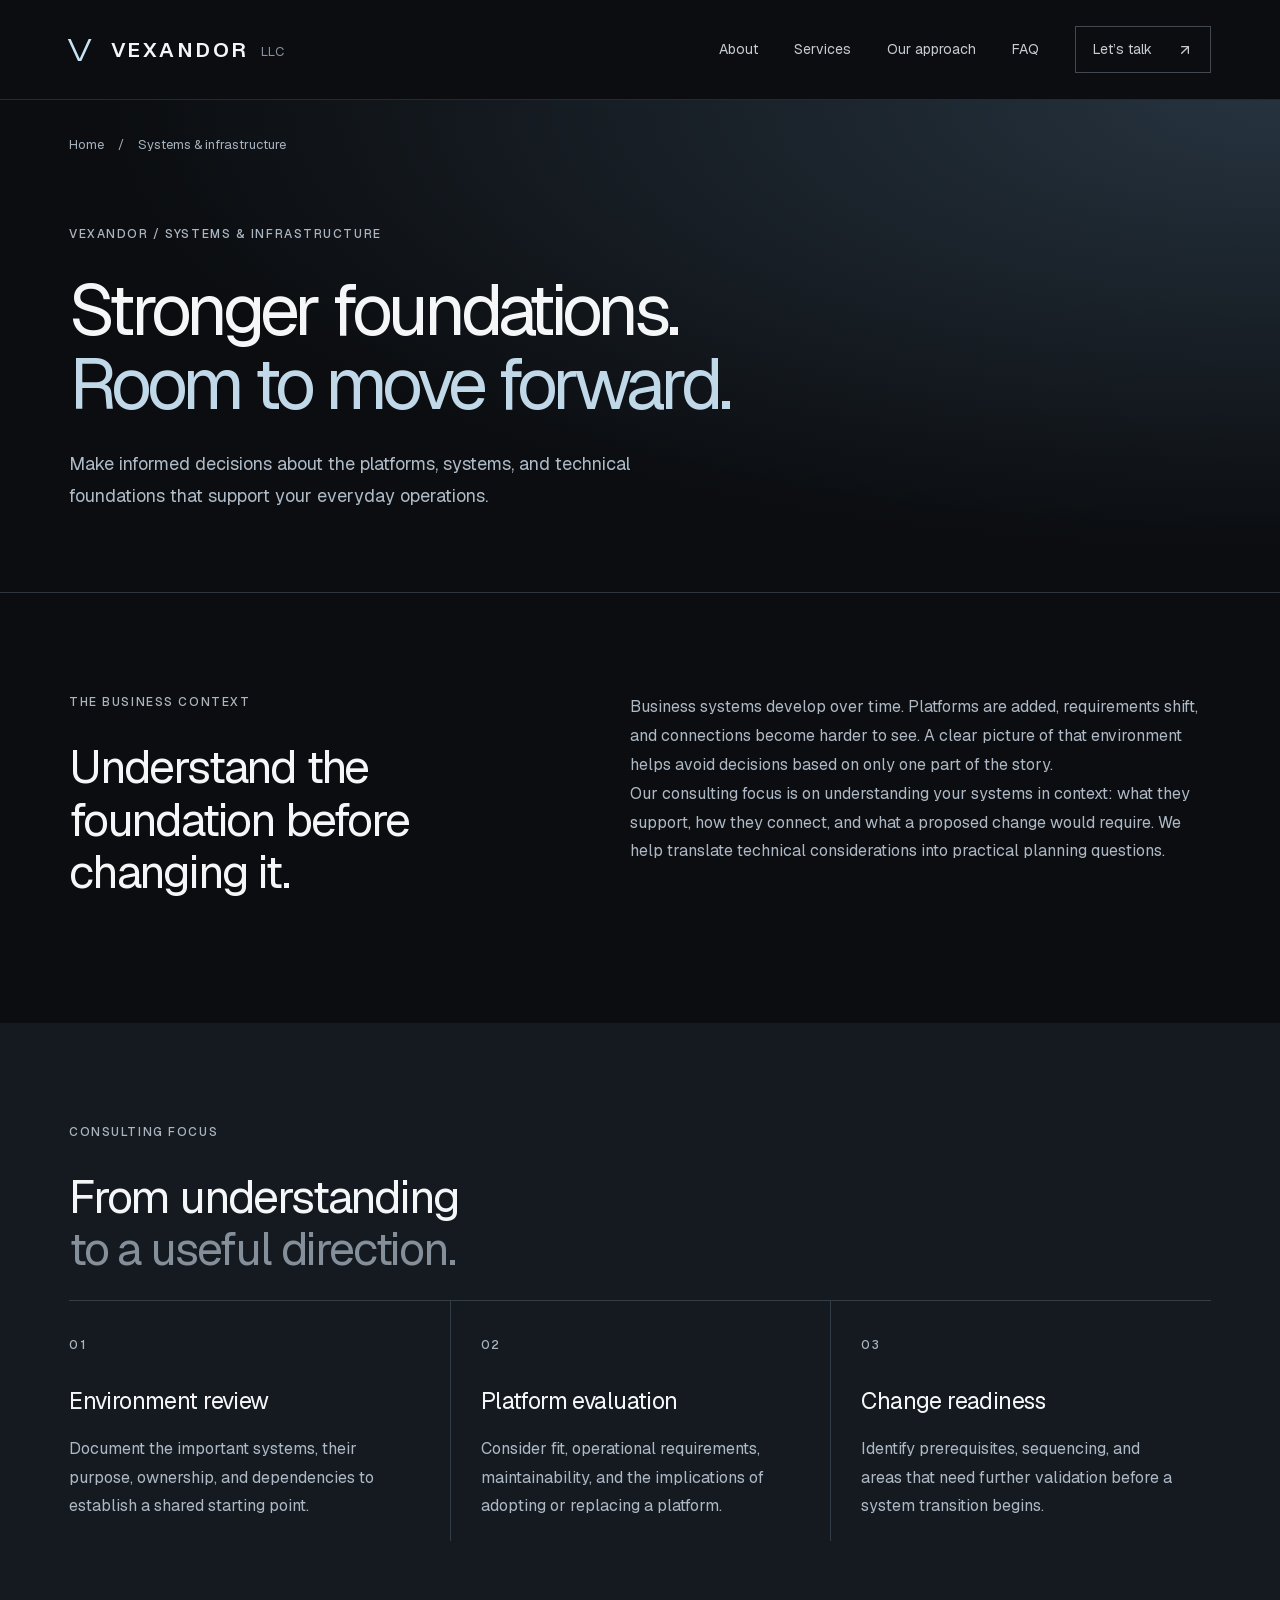
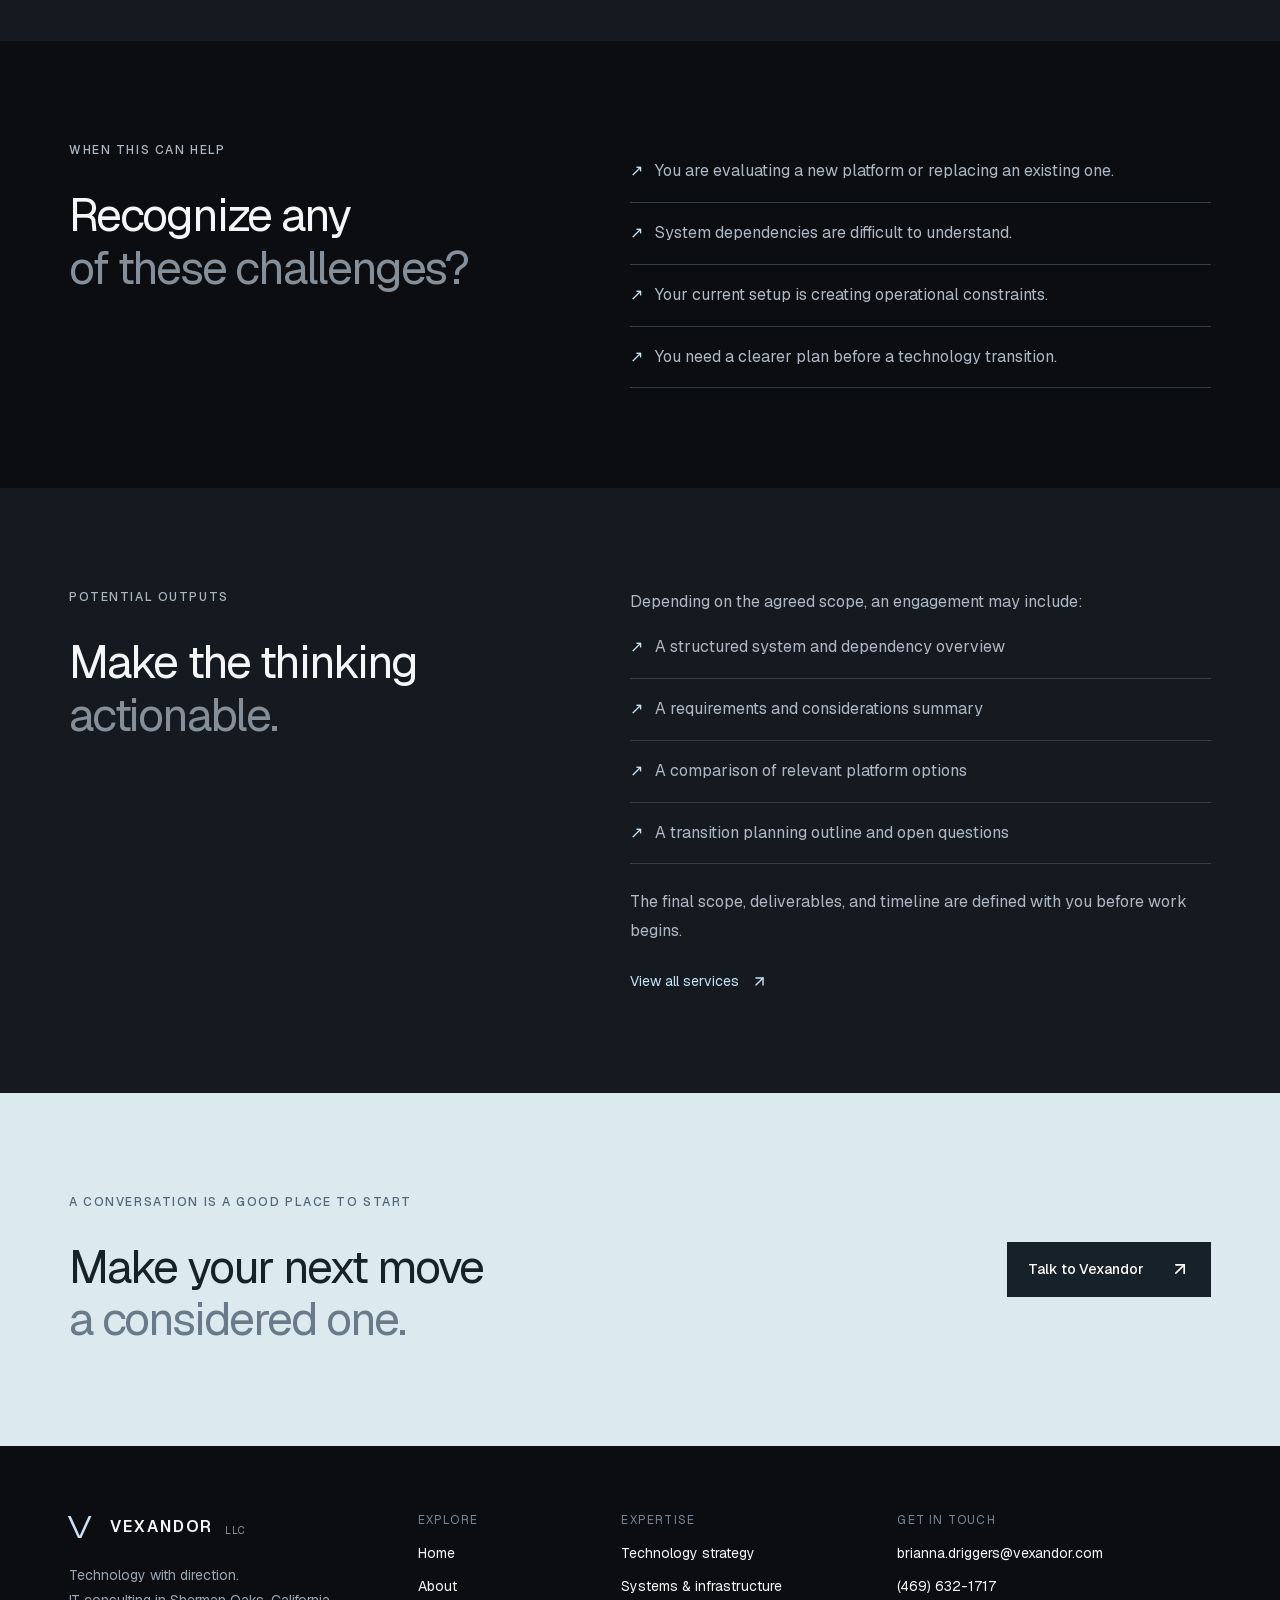
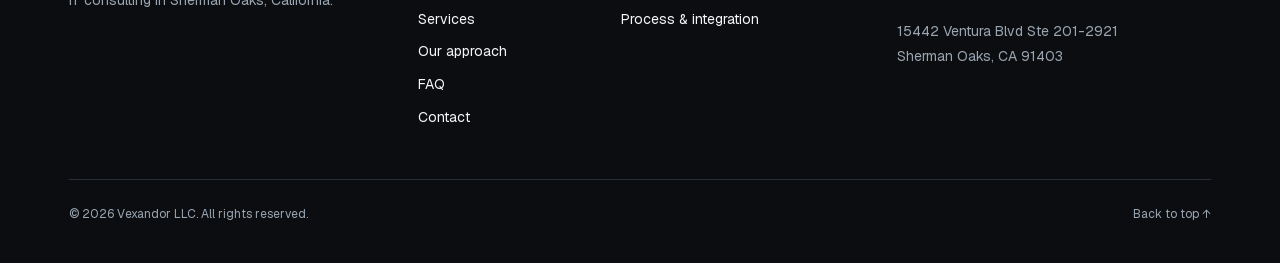
<file: systems-infrastructure.html>
<!DOCTYPE html><html lang="en"><head><meta charSet="utf-8"/><meta name="viewport" content="width=device-width, initial-scale=1"/><link rel="stylesheet" href="_next/static/css/index.h2-U8sM5.css" data-rsc-css-href="_next/static/css/index.h2-U8sM5.css" data-precedence="vite-rsc/importer-resources"/><title>Systems &amp; infrastructure | Vexandor LLC</title><meta name="description" content="Make informed decisions about the platforms, systems, and technical foundations that support your everyday operations."/>
<link rel="preload" href="_next/static/_vinext_fonts/geist-8ac0455e797f/geist-98bbbccb.woff2" as="font" type="font/woff2" crossorigin />
<link rel="preload" href="_next/static/_vinext_fonts/geist-mono-00e989178794/geist-mono-013b2f2f.woff2" as="font" type="font/woff2" crossorigin />
<style data-vinext-fonts>/* cyrillic-ext */
@font-face {
  font-family: 'Geist';
  font-style: normal;
  font-weight: 100 900;
  font-display: swap;
  src: url(_next/static/_vinext_fonts/geist-8ac0455e797f/geist-ff2310f5.woff2) format('woff2');
  unicode-range: U+0460-052F, U+1C80-1C8A, U+20B4, U+2DE0-2DFF, U+A640-A69F, U+FE2E-FE2F;
}
/* cyrillic */
@font-face {
  font-family: 'Geist';
  font-style: normal;
  font-weight: 100 900;
  font-display: swap;
  src: url(_next/static/_vinext_fonts/geist-8ac0455e797f/geist-875ccdd4.woff2) format('woff2');
  unicode-range: U+0301, U+0400-045F, U+0490-0491, U+04B0-04B1, U+2116;
}
/* vietnamese */
@font-face {
  font-family: 'Geist';
  font-style: normal;
  font-weight: 100 900;
  font-display: swap;
  src: url(_next/static/_vinext_fonts/geist-8ac0455e797f/geist-52306abf.woff2) format('woff2');
  unicode-range: U+0102-0103, U+0110-0111, U+0128-0129, U+0168-0169, U+01A0-01A1, U+01AF-01B0, U+0300-0301, U+0303-0304, U+0308-0309, U+0323, U+0329, U+1EA0-1EF9, U+20AB;
}
/* latin-ext */
@font-face {
  font-family: 'Geist';
  font-style: normal;
  font-weight: 100 900;
  font-display: swap;
  src: url(_next/static/_vinext_fonts/geist-8ac0455e797f/geist-001175b1.woff2) format('woff2');
  unicode-range: U+0100-02BA, U+02BD-02C5, U+02C7-02CC, U+02CE-02D7, U+02DD-02FF, U+0304, U+0308, U+0329, U+1D00-1DBF, U+1E00-1E9F, U+1EF2-1EFF, U+2020, U+20A0-20AB, U+20AD-20C0, U+2113, U+2C60-2C7F, U+A720-A7FF;
}
/* latin */
@font-face {
  font-family: 'Geist';
  font-style: normal;
  font-weight: 100 900;
  font-display: swap;
  src: url(_next/static/_vinext_fonts/geist-8ac0455e797f/geist-98bbbccb.woff2) format('woff2');
  unicode-range: U+0000-00FF, U+0131, U+0152-0153, U+02BB-02BC, U+02C6, U+02DA, U+02DC, U+0304, U+0308, U+0329, U+2000-206F, U+20AC, U+2122, U+2191, U+2193, U+2212, U+2215, U+FEFF, U+FFFD;
}

@font-face {
  font-family: 'Geist Fallback';
  src: local("Arial");
  ascent-override: 95.94%;
  descent-override: 28.16%;
  line-gap-override: 0.00%;
  size-adjust: 104.76%;
}

.__font_geist_19ysh9d { font-family: 'Geist', 'Geist Fallback'; font-style: normal; }

.__variable_geist_19ysh9d { --font-geist-sans: 'Geist', 'Geist Fallback'; }

/* cyrillic-ext */
@font-face {
  font-family: 'Geist Mono';
  font-style: normal;
  font-weight: 100 900;
  font-display: swap;
  src: url(_next/static/_vinext_fonts/geist-mono-00e989178794/geist-mono-f6b33328.woff2) format('woff2');
  unicode-range: U+0460-052F, U+1C80-1C8A, U+20B4, U+2DE0-2DFF, U+A640-A69F, U+FE2E-FE2F;
}
/* cyrillic */
@font-face {
  font-family: 'Geist Mono';
  font-style: normal;
  font-weight: 100 900;
  font-display: swap;
  src: url(_next/static/_vinext_fonts/geist-mono-00e989178794/geist-mono-44e03052.woff2) format('woff2');
  unicode-range: U+0301, U+0400-045F, U+0490-0491, U+04B0-04B1, U+2116;
}
/* symbols2 */
@font-face {
  font-family: 'Geist Mono';
  font-style: normal;
  font-weight: 100 900;
  font-display: swap;
  src: url(_next/static/_vinext_fonts/geist-mono-00e989178794/geist-mono-0638449e.woff2) format('woff2');
  unicode-range: U+2000-2001, U+2004-2008, U+200A, U+23B8-23BD, U+2500-259F;
}
/* vietnamese */
@font-face {
  font-family: 'Geist Mono';
  font-style: normal;
  font-weight: 100 900;
  font-display: swap;
  src: url(_next/static/_vinext_fonts/geist-mono-00e989178794/geist-mono-971fb274.woff2) format('woff2');
  unicode-range: U+0102-0103, U+0110-0111, U+0128-0129, U+0168-0169, U+01A0-01A1, U+01AF-01B0, U+0300-0301, U+0303-0304, U+0308-0309, U+0323, U+0329, U+1EA0-1EF9, U+20AB;
}
/* latin-ext */
@font-face {
  font-family: 'Geist Mono';
  font-style: normal;
  font-weight: 100 900;
  font-display: swap;
  src: url(_next/static/_vinext_fonts/geist-mono-00e989178794/geist-mono-44745446.woff2) format('woff2');
  unicode-range: U+0100-02BA, U+02BD-02C5, U+02C7-02CC, U+02CE-02D7, U+02DD-02FF, U+0304, U+0308, U+0329, U+1D00-1DBF, U+1E00-1E9F, U+1EF2-1EFF, U+2020, U+20A0-20AB, U+20AD-20C0, U+2113, U+2C60-2C7F, U+A720-A7FF;
}
/* latin */
@font-face {
  font-family: 'Geist Mono';
  font-style: normal;
  font-weight: 100 900;
  font-display: swap;
  src: url(_next/static/_vinext_fonts/geist-mono-00e989178794/geist-mono-013b2f2f.woff2) format('woff2');
  unicode-range: U+0000-00FF, U+0131, U+0152-0153, U+02BB-02BC, U+02C6, U+02DA, U+02DC, U+0304, U+0308, U+0329, U+2000-206F, U+20AC, U+2122, U+2191, U+2193, U+2212, U+2215, U+FEFF, U+FFFD;
}

@font-face {
  font-family: 'Geist Mono Fallback';
  src: local("Arial");
  ascent-override: 74.67%;
  descent-override: 21.92%;
  line-gap-override: 0.00%;
  size-adjust: 134.59%;
}

.__font_geist_mono_1001rt9 { font-family: 'Geist Mono', 'Geist Mono Fallback'; font-style: normal; }

.__variable_geist_mono_1001rt9 { --font-geist-mono: 'Geist Mono', 'Geist Mono Fallback'; }
</style>
</head><body class="__variable_geist_19ysh9d __variable_geist_mono_1001rt9 antialiased"><a class="skip" href="#main">Skip to content</a><header class="header"><a href="index.html" aria-label="Vexandor LLC home"><span class="brand"><span class="brand-symbol" aria-hidden="true">V</span>VEXANDOR<span class="llc">LLC</span></span></a><nav aria-label="Main navigation"><a href="about.html">About</a><a href="services.html">Services</a><a href="approach.html">Our approach</a><a href="faq.html">FAQ</a><a class="nav-contact" href="contact.html">Let’s talk <svg xmlns="http://www.w3.org/2000/svg" width="16" height="16" viewBox="0 0 24 24" fill="none" stroke="currentColor" stroke-width="2" stroke-linecap="round" stroke-linejoin="round" class="lucide lucide-arrow-up-right" aria-hidden="true"><path d="M7 7h10v10"></path><path d="M7 17 17 7"></path></svg></a></nav></header><nav class="mobile-nav" aria-label="Mobile navigation"><a href="index.html">Home</a><a href="about.html">About</a><a href="services.html">Services</a><a href="approach.html">Our approach</a><a href="faq.html">FAQ</a><a href="contact.html">Contact</a></nav><main id="main"><section class="page-intro section"><div class="breadcrumb"><a href="index.html">Home</a><span>/</span><span>Systems &amp; infrastructure</span></div><p class="eyebrow">VEXANDOR / <!-- -->SYSTEMS &amp; INFRASTRUCTURE</p><h1>Stronger foundations.<br/><span>Room to move forward.</span></h1><p class="intro-copy">Make informed decisions about the platforms, systems, and technical foundations that support your everyday operations.</p></section><section class="section split-copy"><div><p class="eyebrow">THE BUSINESS CONTEXT</p><h2>Understand the foundation before changing it.</h2></div><div class="prose"><p>Business systems develop over time. Platforms are added, requirements shift, and connections become harder to see. A clear picture of that environment helps avoid decisions based on only one part of the story.</p><p>Our consulting focus is on understanding your systems in context: what they support, how they connect, and what a proposed change would require. We help translate technical considerations into practical planning questions.</p></div></section><section class="section light-panel"><p class="eyebrow">CONSULTING FOCUS</p><h2>From understanding<br/><span>to a useful direction.</span></h2><div class="editorial-cards"><article><span class="eyebrow">0<!-- -->1</span><h3>Environment review</h3><p>Document the important systems, their purpose, ownership, and dependencies to establish a shared starting point.</p></article><article><span class="eyebrow">0<!-- -->2</span><h3>Platform evaluation</h3><p>Consider fit, operational requirements, maintainability, and the implications of adopting or replacing a platform.</p></article><article><span class="eyebrow">0<!-- -->3</span><h3>Change readiness</h3><p>Identify prerequisites, sequencing, and areas that need further validation before a system transition begins.</p></article></div></section><section class="section split-copy"><div><p class="eyebrow">WHEN THIS CAN HELP</p><h2>Recognize any<br/><span>of these challenges?</span></h2></div><div class="prose"><ul class="check-list"><li>You are evaluating a new platform or replacing an existing one.</li><li>System dependencies are difficult to understand.</li><li>Your current setup is creating operational constraints.</li><li>You need a clearer plan before a technology transition.</li></ul></div></section><section class="section light-panel split-copy"><div><p class="eyebrow">POTENTIAL OUTPUTS</p><h2>Make the thinking<br/><span>actionable.</span></h2></div><div class="prose"><p>Depending on the agreed scope, an engagement may include:</p><ul class="check-list"><li>A structured system and dependency overview</li><li>A requirements and considerations summary</li><li>A comparison of relevant platform options</li><li>A transition planning outline and open questions</li></ul><p style="margin-top:24px">The final scope, deliverables, and timeline are defined with you before work begins.</p><a class="text-link" href="services.html">View all services <svg xmlns="http://www.w3.org/2000/svg" width="17" height="17" viewBox="0 0 24 24" fill="none" stroke="currentColor" stroke-width="2" stroke-linecap="round" stroke-linejoin="round" class="lucide lucide-arrow-up-right" aria-hidden="true"><path d="M7 7h10v10"></path><path d="M7 17 17 7"></path></svg></a></div></section><section class="mini-cta section"><div><p class="eyebrow">A CONVERSATION IS A GOOD PLACE TO START</p><h2>Make your next move<br/><span>a considered one.</span></h2></div><a class="button" href="contact.html">Talk to Vexandor <svg xmlns="http://www.w3.org/2000/svg" width="20" height="20" viewBox="0 0 24 24" fill="none" stroke="currentColor" stroke-width="2" stroke-linecap="round" stroke-linejoin="round" class="lucide lucide-arrow-up-right" aria-hidden="true"><path d="M7 7h10v10"></path><path d="M7 17 17 7"></path></svg></a></section></main><footer class="site-footer"><div class="footer-top"><div><a href="index.html" aria-label="Vexandor LLC home"><span class="brand"><span class="brand-symbol" aria-hidden="true">V</span>VEXANDOR<span class="llc">LLC</span></span></a><p>Technology with direction.<br/>IT consulting in Sherman Oaks, California.</p></div><div><span class="contact-label">EXPLORE</span><a href="index.html">Home</a><a href="about.html">About</a><a href="services.html">Services</a><a href="approach.html">Our approach</a><a href="faq.html">FAQ</a><a href="contact.html">Contact</a></div><div><span class="contact-label">EXPERTISE</span><a href="technology-strategy.html">Technology strategy</a><a href="systems-infrastructure.html">Systems &amp; infrastructure</a><a href="process-integration.html">Process &amp; integration</a></div><div><span class="contact-label">GET IN TOUCH</span><a href="mailto:brianna.driggers@vexandor.com">brianna.driggers@vexandor.com</a><a href="tel:+14696321717">(469) 632-1717</a><address>15442 Ventura Blvd Ste 201-2921<br/>Sherman Oaks, CA 91403</address></div></div><div class="footer-bottom"><span>© <!-- -->2026<!-- --> Vexandor LLC. All rights reserved.</span><a href="#">Back to top ↑</a></div></footer></body></html>
</file>
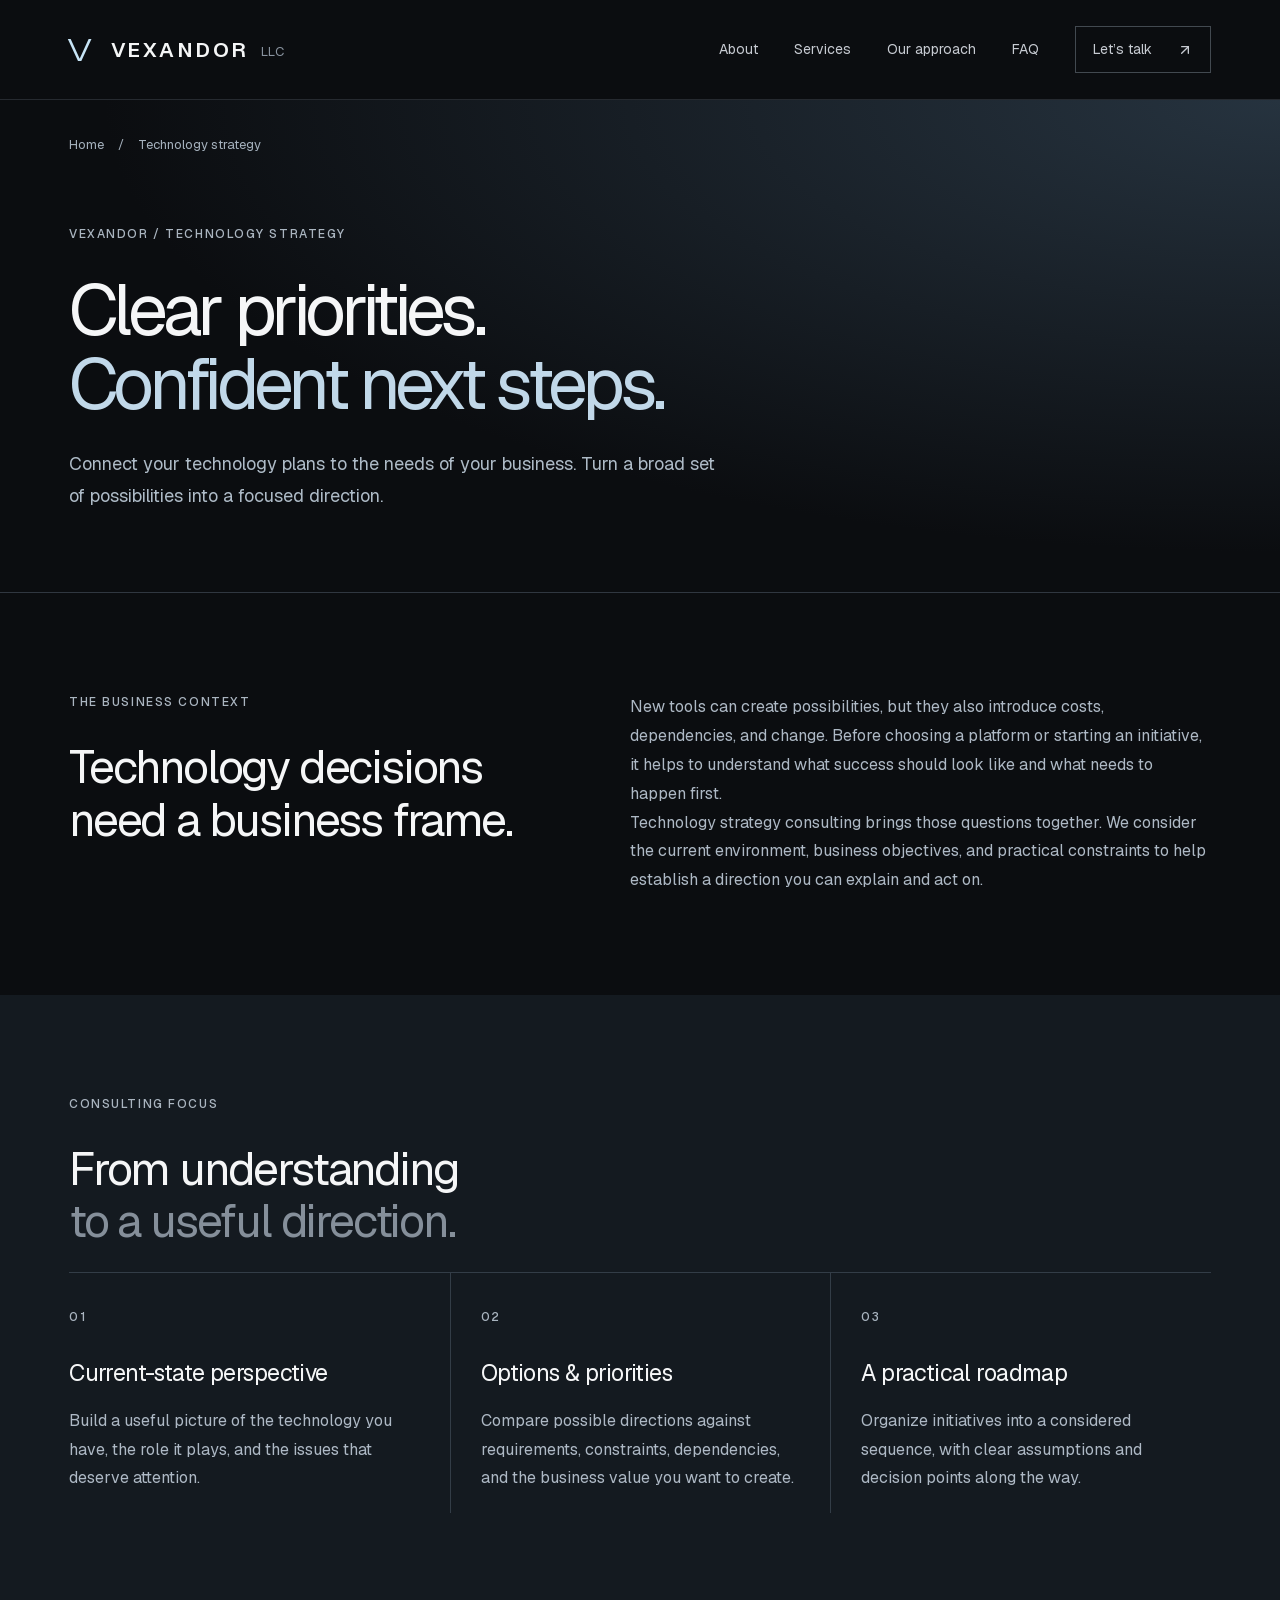
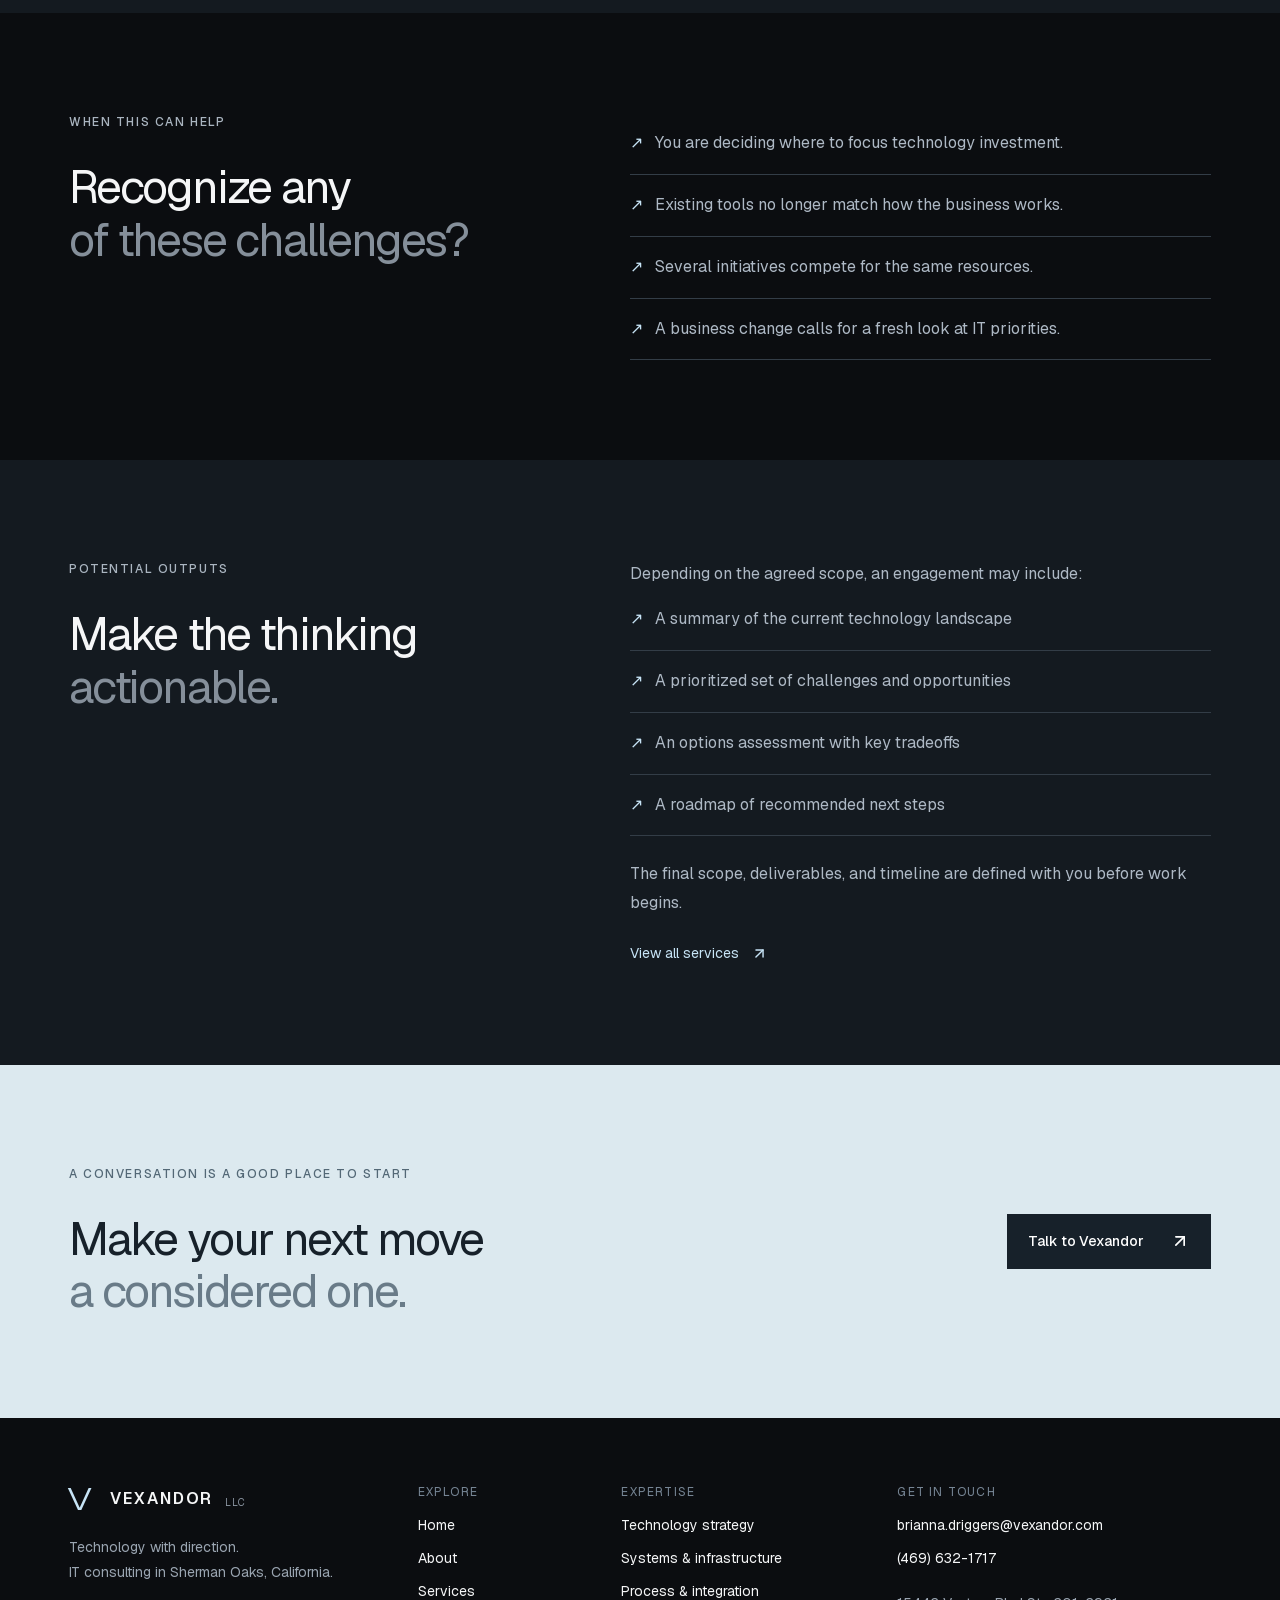
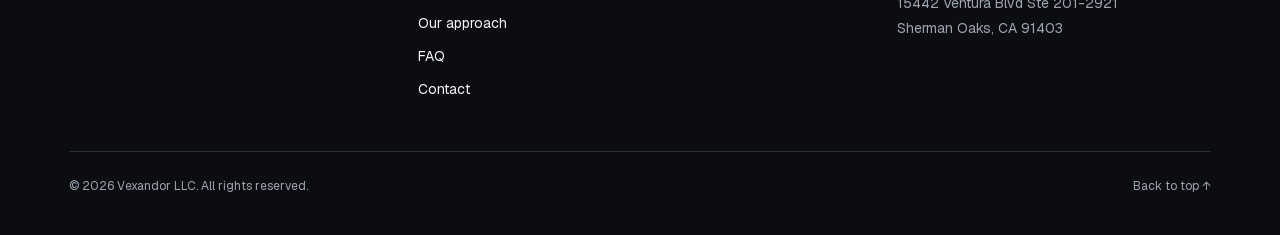
<file: technology-strategy.html>
<!DOCTYPE html><html lang="en"><head><meta charSet="utf-8"/><meta name="viewport" content="width=device-width, initial-scale=1"/><link rel="stylesheet" href="_next/static/css/index.h2-U8sM5.css" data-rsc-css-href="_next/static/css/index.h2-U8sM5.css" data-precedence="vite-rsc/importer-resources"/><title>Technology strategy | Vexandor LLC</title><meta name="description" content="Connect your technology plans to the needs of your business. Turn a broad set of possibilities into a focused direction."/>
<link rel="preload" href="_next/static/_vinext_fonts/geist-8ac0455e797f/geist-98bbbccb.woff2" as="font" type="font/woff2" crossorigin />
<link rel="preload" href="_next/static/_vinext_fonts/geist-mono-00e989178794/geist-mono-013b2f2f.woff2" as="font" type="font/woff2" crossorigin />
<style data-vinext-fonts>/* cyrillic-ext */
@font-face {
  font-family: 'Geist';
  font-style: normal;
  font-weight: 100 900;
  font-display: swap;
  src: url(_next/static/_vinext_fonts/geist-8ac0455e797f/geist-ff2310f5.woff2) format('woff2');
  unicode-range: U+0460-052F, U+1C80-1C8A, U+20B4, U+2DE0-2DFF, U+A640-A69F, U+FE2E-FE2F;
}
/* cyrillic */
@font-face {
  font-family: 'Geist';
  font-style: normal;
  font-weight: 100 900;
  font-display: swap;
  src: url(_next/static/_vinext_fonts/geist-8ac0455e797f/geist-875ccdd4.woff2) format('woff2');
  unicode-range: U+0301, U+0400-045F, U+0490-0491, U+04B0-04B1, U+2116;
}
/* vietnamese */
@font-face {
  font-family: 'Geist';
  font-style: normal;
  font-weight: 100 900;
  font-display: swap;
  src: url(_next/static/_vinext_fonts/geist-8ac0455e797f/geist-52306abf.woff2) format('woff2');
  unicode-range: U+0102-0103, U+0110-0111, U+0128-0129, U+0168-0169, U+01A0-01A1, U+01AF-01B0, U+0300-0301, U+0303-0304, U+0308-0309, U+0323, U+0329, U+1EA0-1EF9, U+20AB;
}
/* latin-ext */
@font-face {
  font-family: 'Geist';
  font-style: normal;
  font-weight: 100 900;
  font-display: swap;
  src: url(_next/static/_vinext_fonts/geist-8ac0455e797f/geist-001175b1.woff2) format('woff2');
  unicode-range: U+0100-02BA, U+02BD-02C5, U+02C7-02CC, U+02CE-02D7, U+02DD-02FF, U+0304, U+0308, U+0329, U+1D00-1DBF, U+1E00-1E9F, U+1EF2-1EFF, U+2020, U+20A0-20AB, U+20AD-20C0, U+2113, U+2C60-2C7F, U+A720-A7FF;
}
/* latin */
@font-face {
  font-family: 'Geist';
  font-style: normal;
  font-weight: 100 900;
  font-display: swap;
  src: url(_next/static/_vinext_fonts/geist-8ac0455e797f/geist-98bbbccb.woff2) format('woff2');
  unicode-range: U+0000-00FF, U+0131, U+0152-0153, U+02BB-02BC, U+02C6, U+02DA, U+02DC, U+0304, U+0308, U+0329, U+2000-206F, U+20AC, U+2122, U+2191, U+2193, U+2212, U+2215, U+FEFF, U+FFFD;
}

@font-face {
  font-family: 'Geist Fallback';
  src: local("Arial");
  ascent-override: 95.94%;
  descent-override: 28.16%;
  line-gap-override: 0.00%;
  size-adjust: 104.76%;
}

.__font_geist_19ysh9d { font-family: 'Geist', 'Geist Fallback'; font-style: normal; }

.__variable_geist_19ysh9d { --font-geist-sans: 'Geist', 'Geist Fallback'; }

/* cyrillic-ext */
@font-face {
  font-family: 'Geist Mono';
  font-style: normal;
  font-weight: 100 900;
  font-display: swap;
  src: url(_next/static/_vinext_fonts/geist-mono-00e989178794/geist-mono-f6b33328.woff2) format('woff2');
  unicode-range: U+0460-052F, U+1C80-1C8A, U+20B4, U+2DE0-2DFF, U+A640-A69F, U+FE2E-FE2F;
}
/* cyrillic */
@font-face {
  font-family: 'Geist Mono';
  font-style: normal;
  font-weight: 100 900;
  font-display: swap;
  src: url(_next/static/_vinext_fonts/geist-mono-00e989178794/geist-mono-44e03052.woff2) format('woff2');
  unicode-range: U+0301, U+0400-045F, U+0490-0491, U+04B0-04B1, U+2116;
}
/* symbols2 */
@font-face {
  font-family: 'Geist Mono';
  font-style: normal;
  font-weight: 100 900;
  font-display: swap;
  src: url(_next/static/_vinext_fonts/geist-mono-00e989178794/geist-mono-0638449e.woff2) format('woff2');
  unicode-range: U+2000-2001, U+2004-2008, U+200A, U+23B8-23BD, U+2500-259F;
}
/* vietnamese */
@font-face {
  font-family: 'Geist Mono';
  font-style: normal;
  font-weight: 100 900;
  font-display: swap;
  src: url(_next/static/_vinext_fonts/geist-mono-00e989178794/geist-mono-971fb274.woff2) format('woff2');
  unicode-range: U+0102-0103, U+0110-0111, U+0128-0129, U+0168-0169, U+01A0-01A1, U+01AF-01B0, U+0300-0301, U+0303-0304, U+0308-0309, U+0323, U+0329, U+1EA0-1EF9, U+20AB;
}
/* latin-ext */
@font-face {
  font-family: 'Geist Mono';
  font-style: normal;
  font-weight: 100 900;
  font-display: swap;
  src: url(_next/static/_vinext_fonts/geist-mono-00e989178794/geist-mono-44745446.woff2) format('woff2');
  unicode-range: U+0100-02BA, U+02BD-02C5, U+02C7-02CC, U+02CE-02D7, U+02DD-02FF, U+0304, U+0308, U+0329, U+1D00-1DBF, U+1E00-1E9F, U+1EF2-1EFF, U+2020, U+20A0-20AB, U+20AD-20C0, U+2113, U+2C60-2C7F, U+A720-A7FF;
}
/* latin */
@font-face {
  font-family: 'Geist Mono';
  font-style: normal;
  font-weight: 100 900;
  font-display: swap;
  src: url(_next/static/_vinext_fonts/geist-mono-00e989178794/geist-mono-013b2f2f.woff2) format('woff2');
  unicode-range: U+0000-00FF, U+0131, U+0152-0153, U+02BB-02BC, U+02C6, U+02DA, U+02DC, U+0304, U+0308, U+0329, U+2000-206F, U+20AC, U+2122, U+2191, U+2193, U+2212, U+2215, U+FEFF, U+FFFD;
}

@font-face {
  font-family: 'Geist Mono Fallback';
  src: local("Arial");
  ascent-override: 74.67%;
  descent-override: 21.92%;
  line-gap-override: 0.00%;
  size-adjust: 134.59%;
}

.__font_geist_mono_1001rt9 { font-family: 'Geist Mono', 'Geist Mono Fallback'; font-style: normal; }

.__variable_geist_mono_1001rt9 { --font-geist-mono: 'Geist Mono', 'Geist Mono Fallback'; }
</style>
</head><body class="__variable_geist_19ysh9d __variable_geist_mono_1001rt9 antialiased"><a class="skip" href="#main">Skip to content</a><header class="header"><a href="index.html" aria-label="Vexandor LLC home"><span class="brand"><span class="brand-symbol" aria-hidden="true">V</span>VEXANDOR<span class="llc">LLC</span></span></a><nav aria-label="Main navigation"><a href="about.html">About</a><a href="services.html">Services</a><a href="approach.html">Our approach</a><a href="faq.html">FAQ</a><a class="nav-contact" href="contact.html">Let’s talk <svg xmlns="http://www.w3.org/2000/svg" width="16" height="16" viewBox="0 0 24 24" fill="none" stroke="currentColor" stroke-width="2" stroke-linecap="round" stroke-linejoin="round" class="lucide lucide-arrow-up-right" aria-hidden="true"><path d="M7 7h10v10"></path><path d="M7 17 17 7"></path></svg></a></nav></header><nav class="mobile-nav" aria-label="Mobile navigation"><a href="index.html">Home</a><a href="about.html">About</a><a href="services.html">Services</a><a href="approach.html">Our approach</a><a href="faq.html">FAQ</a><a href="contact.html">Contact</a></nav><main id="main"><section class="page-intro section"><div class="breadcrumb"><a href="index.html">Home</a><span>/</span><span>Technology strategy</span></div><p class="eyebrow">VEXANDOR / <!-- -->TECHNOLOGY STRATEGY</p><h1>Clear priorities.<br/><span>Confident next steps.</span></h1><p class="intro-copy">Connect your technology plans to the needs of your business. Turn a broad set of possibilities into a focused direction.</p></section><section class="section split-copy"><div><p class="eyebrow">THE BUSINESS CONTEXT</p><h2>Technology decisions need a business frame.</h2></div><div class="prose"><p>New tools can create possibilities, but they also introduce costs, dependencies, and change. Before choosing a platform or starting an initiative, it helps to understand what success should look like and what needs to happen first.</p><p>Technology strategy consulting brings those questions together. We consider the current environment, business objectives, and practical constraints to help establish a direction you can explain and act on.</p></div></section><section class="section light-panel"><p class="eyebrow">CONSULTING FOCUS</p><h2>From understanding<br/><span>to a useful direction.</span></h2><div class="editorial-cards"><article><span class="eyebrow">0<!-- -->1</span><h3>Current-state perspective</h3><p>Build a useful picture of the technology you have, the role it plays, and the issues that deserve attention.</p></article><article><span class="eyebrow">0<!-- -->2</span><h3>Options &amp; priorities</h3><p>Compare possible directions against requirements, constraints, dependencies, and the business value you want to create.</p></article><article><span class="eyebrow">0<!-- -->3</span><h3>A practical roadmap</h3><p>Organize initiatives into a considered sequence, with clear assumptions and decision points along the way.</p></article></div></section><section class="section split-copy"><div><p class="eyebrow">WHEN THIS CAN HELP</p><h2>Recognize any<br/><span>of these challenges?</span></h2></div><div class="prose"><ul class="check-list"><li>You are deciding where to focus technology investment.</li><li>Existing tools no longer match how the business works.</li><li>Several initiatives compete for the same resources.</li><li>A business change calls for a fresh look at IT priorities.</li></ul></div></section><section class="section light-panel split-copy"><div><p class="eyebrow">POTENTIAL OUTPUTS</p><h2>Make the thinking<br/><span>actionable.</span></h2></div><div class="prose"><p>Depending on the agreed scope, an engagement may include:</p><ul class="check-list"><li>A summary of the current technology landscape</li><li>A prioritized set of challenges and opportunities</li><li>An options assessment with key tradeoffs</li><li>A roadmap of recommended next steps</li></ul><p style="margin-top:24px">The final scope, deliverables, and timeline are defined with you before work begins.</p><a class="text-link" href="services.html">View all services <svg xmlns="http://www.w3.org/2000/svg" width="17" height="17" viewBox="0 0 24 24" fill="none" stroke="currentColor" stroke-width="2" stroke-linecap="round" stroke-linejoin="round" class="lucide lucide-arrow-up-right" aria-hidden="true"><path d="M7 7h10v10"></path><path d="M7 17 17 7"></path></svg></a></div></section><section class="mini-cta section"><div><p class="eyebrow">A CONVERSATION IS A GOOD PLACE TO START</p><h2>Make your next move<br/><span>a considered one.</span></h2></div><a class="button" href="contact.html">Talk to Vexandor <svg xmlns="http://www.w3.org/2000/svg" width="20" height="20" viewBox="0 0 24 24" fill="none" stroke="currentColor" stroke-width="2" stroke-linecap="round" stroke-linejoin="round" class="lucide lucide-arrow-up-right" aria-hidden="true"><path d="M7 7h10v10"></path><path d="M7 17 17 7"></path></svg></a></section></main><footer class="site-footer"><div class="footer-top"><div><a href="index.html" aria-label="Vexandor LLC home"><span class="brand"><span class="brand-symbol" aria-hidden="true">V</span>VEXANDOR<span class="llc">LLC</span></span></a><p>Technology with direction.<br/>IT consulting in Sherman Oaks, California.</p></div><div><span class="contact-label">EXPLORE</span><a href="index.html">Home</a><a href="about.html">About</a><a href="services.html">Services</a><a href="approach.html">Our approach</a><a href="faq.html">FAQ</a><a href="contact.html">Contact</a></div><div><span class="contact-label">EXPERTISE</span><a href="technology-strategy.html">Technology strategy</a><a href="systems-infrastructure.html">Systems &amp; infrastructure</a><a href="process-integration.html">Process &amp; integration</a></div><div><span class="contact-label">GET IN TOUCH</span><a href="mailto:brianna.driggers@vexandor.com">brianna.driggers@vexandor.com</a><a href="tel:+14696321717">(469) 632-1717</a><address>15442 Ventura Blvd Ste 201-2921<br/>Sherman Oaks, CA 91403</address></div></div><div class="footer-bottom"><span>© <!-- -->2026<!-- --> Vexandor LLC. All rights reserved.</span><a href="#">Back to top ↑</a></div></footer></body></html>
</file>
